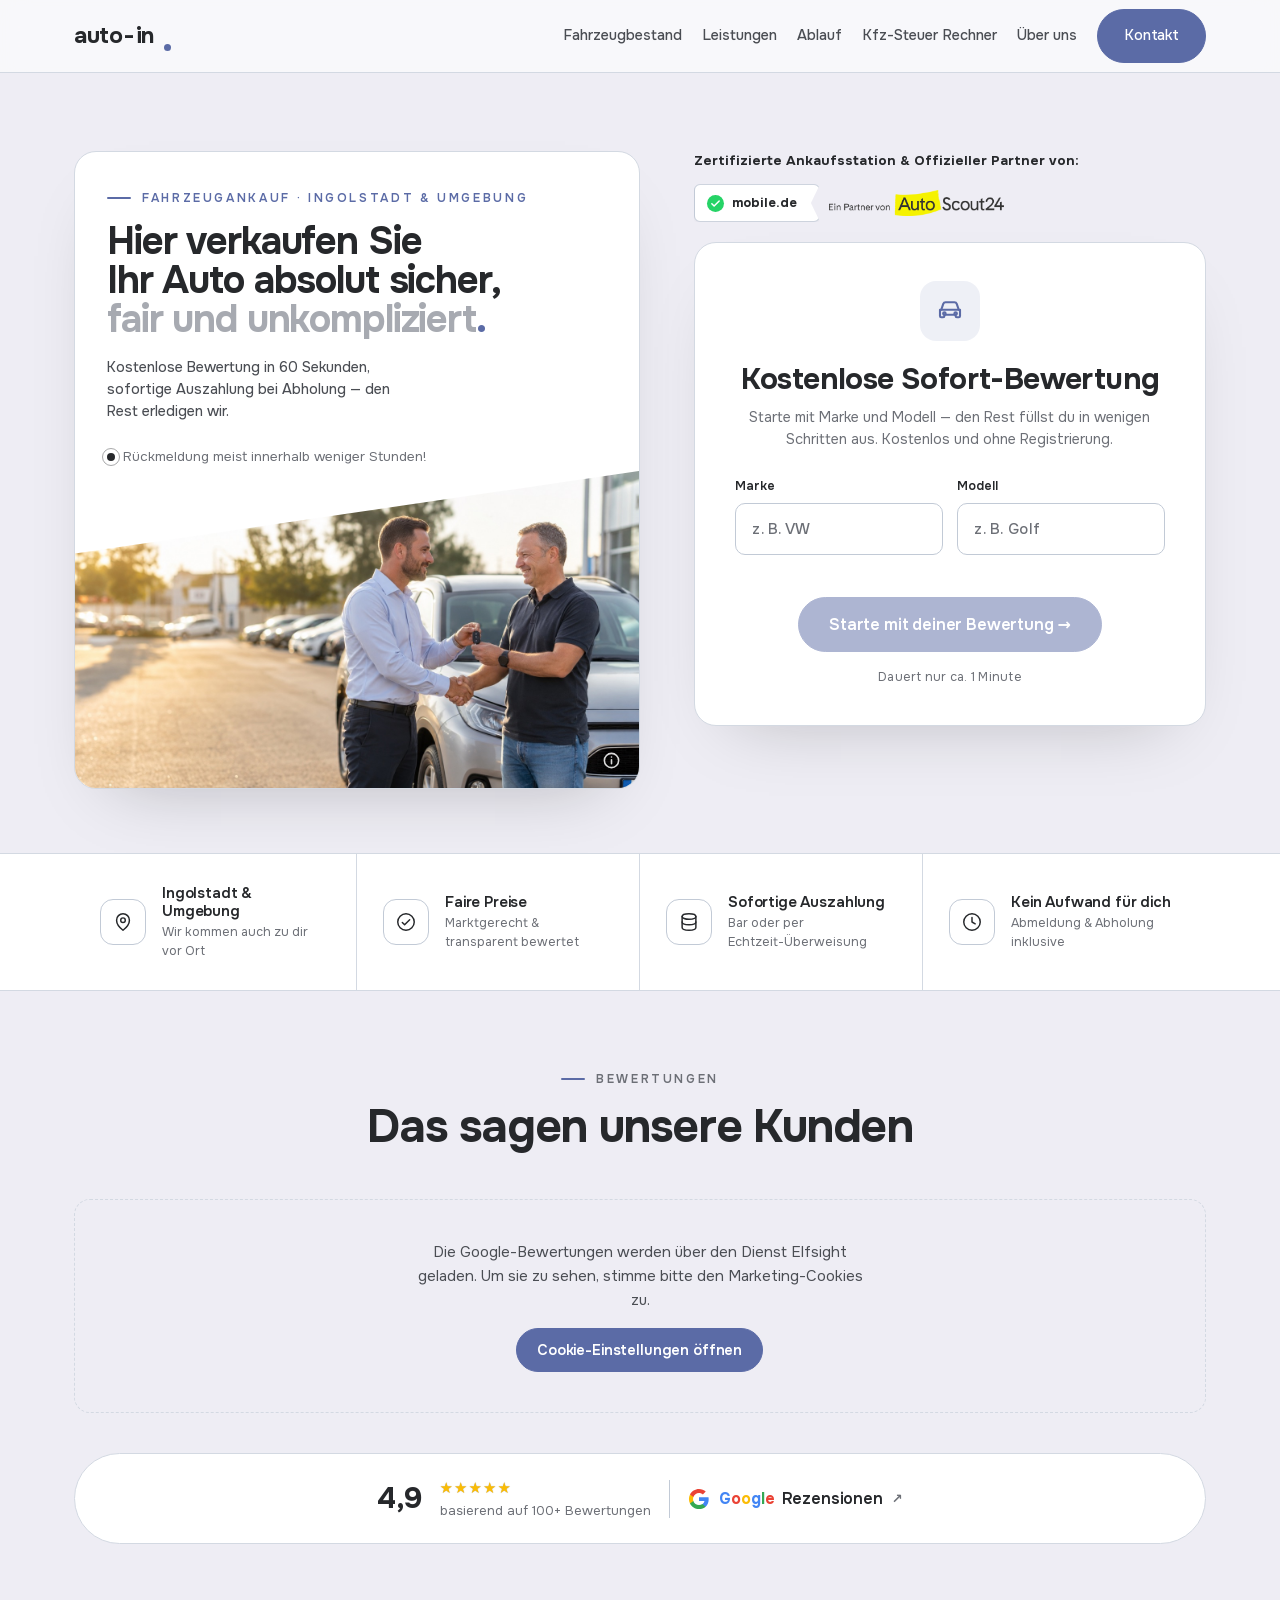
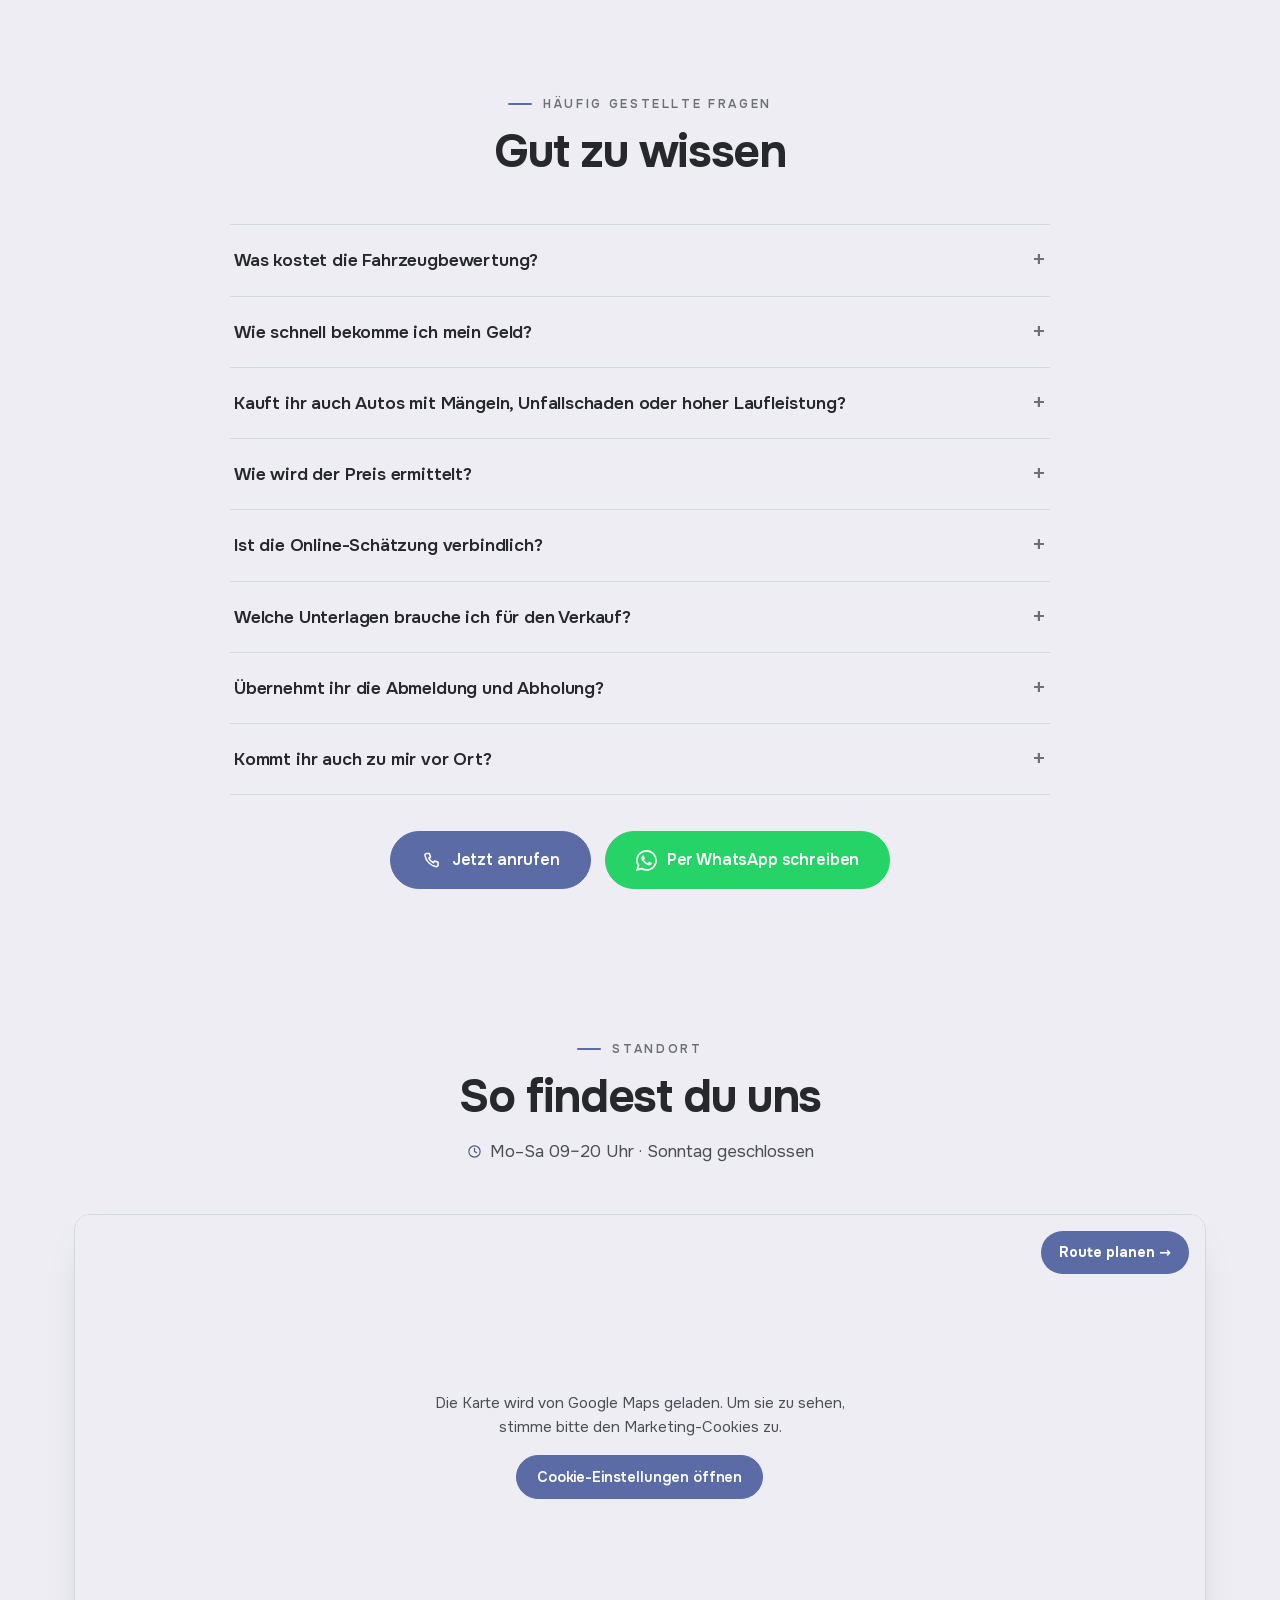
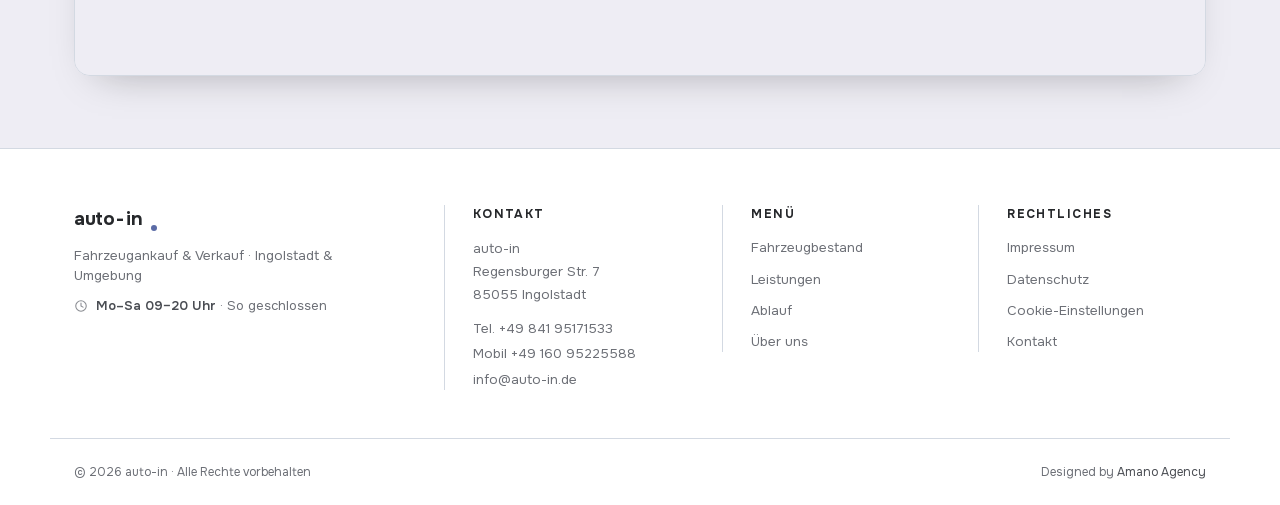
<file: index.html>
<!DOCTYPE html>
<html lang="de">
<head>
<meta charset="UTF-8">
<script id="Cookiebot" src="https://consent.cookiebot.com/uc.js" data-cbid="3a8f2f6e-0bb7-48cb-b4e5-4815710e9fdd" data-blockingmode="auto" type="text/javascript"></script>
<!-- Google Tag Manager -->
<script data-cookieconsent="ignore">(function(w,d,s,l,i){w[l]=w[l]||[];w[l].push({'gtm.start':
new Date().getTime(),event:'gtm.js'});var f=d.getElementsByTagName(s)[0],
j=d.createElement(s),dl=l!='dataLayer'?'&l='+l:'';j.async=true;j.src=
'https://www.googletagmanager.com/gtm.js?id='+i+dl;f.parentNode.insertBefore(j,f);
})(window,document,'script','dataLayer','GTM-KH8R4TSZ');</script>
<!-- End Google Tag Manager -->
<meta name="viewport" content="width=device-width, initial-scale=1.0">
<title>auto-in — Fahrzeugankauf Ingolstadt</title>
<meta name="description" content="auto-in kauft dein Auto in Ingolstadt &amp; Umgebung: faire Bewertung in 60 Sekunden, sofortige Auszahlung, Abmeldung &amp; Abholung inklusive.">
<link rel="canonical" href="https://kfzankauf-ingolstadt.de/">
<meta name="theme-color" content="#eeedf4">
<link rel="icon" type="image/svg+xml" href="favicon.svg">
<link rel="apple-touch-icon" href="assets/apple-touch-icon.png">
<meta property="og:type" content="website">
<meta property="og:locale" content="de_DE">
<meta property="og:site_name" content="auto-in">
<meta property="og:title" content="auto-in — Fahrzeugankauf Ingolstadt">
<meta property="og:description" content="Faire Fahrzeugbewertung in 60 Sekunden, sofortige Auszahlung — den Rest erledigen wir.">
<meta property="og:url" content="https://kfzankauf-ingolstadt.de/">
<meta property="og:image" content="https://kfzankauf-ingolstadt.de/assets/hero-uebergabe.jpg">
<meta property="og:image:width" content="1400">
<meta property="og:image:height" content="788">
<meta name="twitter:card" content="summary_large_image">
<link rel="preload" href="assets/fonts/onest-latin.woff2" as="font" type="font/woff2" crossorigin>
<link rel="stylesheet" href="css/styles.css">
</head>
<body>
<!-- Google Tag Manager (noscript) -->
<noscript><iframe src="https://www.googletagmanager.com/ns.html?id=GTM-KH8R4TSZ"
height="0" width="0" style="display:none;visibility:hidden"></iframe></noscript>
<!-- End Google Tag Manager (noscript) -->

<!-- ============ HEADER ============ -->
<header>
  <div class="wrap nav">
    <a href="#top" class="brand">auto<span class="dash">-</span>in<span class="dot"></span></a>
    <nav class="nav-links">
      <a href="fahrzeugbestand.html">Fahrzeugbestand</a>
      <a href="leistungen.html">Leistungen</a>
      <a href="prozess.html"><span class="nav-lg">Wie läuft der Verkauf ab</span><span class="nav-sm">Ablauf</span></a>
      <a href="kfz-steuer.html">Kfz-Steuer Rechner</a>
      <a href="ueber-uns.html">Über uns</a>
      <a href="#kontakt" class="btn nav-cta">Kontakt</a>
    </nav>
  </div>
</header>

<a id="top"></a>

<!-- ============ HERO ============ -->
<section class="hero" id="bewerter">
  <div class="wrap hero-grid">
    <div class="hero-copy hero-panel">
      <div class="hero-panel-in">
        <span class="eyebrow">Fahrzeugankauf · Ingolstadt &amp; Umgebung</span>
        <h1>Hier verkaufen Sie<br>Ihr Auto absolut sicher,<br><span class="muted">fair und unkompliziert</span><span class="hl-dot">.</span></h1>
        <p class="lede">Kostenlose Bewertung in 60 Sekunden, sofortige Auszahlung bei Abholung — den Rest erledigen wir.</p>
        <div class="hero-actions">
          <span class="micro"><span class="pulse"></span> Rückmeldung meist innerhalb weniger Stunden!</span>
        </div>
      </div>
      <figure class="hero-photo">
        <img src="assets/hero-uebergabe.jpg" alt="Fahrzeugübergabe per Handschlag bei auto-in in Ingolstadt" loading="lazy">
        <!-- Diagonaler Übergang Textbox → Foto. Bewusst als gezeichnete weiße
             Fläche über dem Bild (nicht als clip-path): so bleibt die Schräge
             in jedem Wizard-Schritt stehen. Winkel = Punkt "0,26" anpassen. -->
        <svg class="hero-photo-cut" viewBox="0 0 100 100" preserveAspectRatio="none" aria-hidden="true" focusable="false">
          <polygon points="0,0 100,0 0,26" fill="#ffffff"/>
        </svg>
        <!-- KI-Kennzeichnung (EU AI Act, Art. 50) -->
        <button type="button" class="ai-badge" aria-label="Hinweis: Bild KI-generiert">
          <svg viewBox="0 0 24 24" fill="none" stroke="currentColor" stroke-width="2" stroke-linecap="round" aria-hidden="true"><circle cx="12" cy="12" r="9"></circle><path d="M12 11v5"></path><path d="M12 7.5h.01"></path></svg>
          <span class="ai-badge-tip" role="tooltip">KI-generiert</span>
        </button>
      </figure>
    </div>

    <div class="hero-form">
      <div class="hf-head">
        <div class="hf-partners">
          <span class="hf-plabel">Zertifizierte Ankaufsstation &amp; Offizieller Partner von:</span>
          <span class="pflag"><span class="pflag-ck"><svg viewBox="0 0 24 24" fill="none" stroke="currentColor" stroke-width="3.2" stroke-linecap="round" stroke-linejoin="round" aria-hidden="true"><path d="M4 12.5l5 5L20 6.5"/></svg></span><b>mobile.de</b></span>
          <img class="pflag-logo" src="assets/AutoScout24_ein_partner_Logo_Solid_RGB.png" alt="Ein Partner von AutoScout24" loading="lazy" width="1100" height="180">
        </div>
      </div>
      <div class="wizard" id="wizard">
      <div class="wz-top">
        <div class="wz-stepno">Schritt <span id="wzStepNo">1</span> von 6</div>
        <div class="wz-prog"><div class="wz-prog-fill" id="wzProg"></div></div>
      </div>

      <!-- Intro-Gate: Felder werden erst nach Klick gezeigt -->
      <div class="wz-pane wz-intro active" data-pane="intro">
        <div class="wz-intro-ic">
          <svg viewBox="0 0 24 24" fill="none" stroke="currentColor" stroke-width="1.7" stroke-linecap="round" stroke-linejoin="round" aria-hidden="true"><path d="M5 11l1.6-4.7A2 2 0 0 1 8.5 5h7a2 2 0 0 1 1.9 1.3L19 11"/><path d="M4 11h16v5a1 1 0 0 1-1 1h-1.5a1 1 0 0 1-1-1v-1H7.5v1a1 1 0 0 1-1 1H5a1 1 0 0 1-1-1z"/><circle cx="7.5" cy="14" r="1"/><circle cx="16.5" cy="14" r="1"/></svg>
        </div>
        <div class="wz-title">Kostenlose Sofort-Bewertung</div>
        <div class="wz-sub">Starte mit Marke und Modell — den Rest füllst du in wenigen Schritten aus. Kostenlos und ohne Registrierung.</div>
        <div class="lead-grid wz-intro-fields">
          <div class="lead-field">
            <label for="wzMarke">Marke</label>
            <!-- Vorschlagsliste wird in js/auto-in.js aus FAHRZEUG_MARKEN gefüllt -->
            <div class="combo" id="wzMarkeCombo">
              <input class="input" id="wzMarke" type="text" placeholder="z. B. VW" autocomplete="off"
                     role="combobox" aria-expanded="false" aria-autocomplete="list" aria-controls="wzMarkeList">
              <span class="combo-check" id="wzMarkeCheck" title="Marke erkannt" aria-hidden="true">
                <svg viewBox="0 0 24 24" fill="none" stroke="currentColor" stroke-width="2.9" stroke-linecap="round" stroke-linejoin="round"><path d="M4 12.5l5.2 5.2L20 6.9"/></svg>
              </span>
              <ul class="combo-list" id="wzMarkeList" role="listbox" aria-label="Marken"></ul>
            </div>
          </div>
          <div class="lead-field">
            <label for="wzModell">Modell</label>
            <input class="input" id="wzModell" type="text" placeholder="z. B. Golf" autocomplete="off">
          </div>
        </div>
        <button type="button" class="btn btn-accent wz-start-btn" id="wzStart" disabled>Starte mit deiner Bewertung →</button>
        <div class="wz-intro-note">Dauert nur ca. 1 Minute</div>
      </div>

      <!-- Slide 1: Fahrzeugbasis -->
      <div class="wz-pane" data-pane="0">
        <div class="wz-title">Fahrzeugbasis</div>
        <div class="wz-sub" id="wzBasisSub">Die wichtigsten Eckdaten zu deinem Fahrzeug.</div>
        <div class="lead-grid">
          <div class="lead-field">
            <label for="wzYear">Erstzulassung</label>
            <div class="select-wrap"><select id="wzYear"><option value="" disabled selected>Jahr …</option></select></div>
          </div>
          <div class="lead-field">
            <label for="wzTyp">Fahrzeugtyp</label>
            <div class="select-wrap">
              <select id="wzTyp">
                <option value="" disabled selected>Bitte wählen …</option>
                <option value="kleinwagen">Kleinwagen</option>
                <option value="kompakt">Kompaktklasse</option>
                <option value="mittelklasse">Mittelklasse / Limousine</option>
                <option value="suv">SUV / Geländewagen</option>
                <option value="van">Kombi / Van</option>
                <option value="premium">Premium / Oberklasse</option>
                <option value="transporter">Transporter</option>
              </select>
            </div>
          </div>
          <div class="lead-field">
            <label for="wzKraftstoff">Kraftstoff</label>
            <div class="select-wrap">
              <select id="wzKraftstoff">
                <option value="" disabled selected>Bitte wählen …</option>
                <option>Benzin</option>
                <option>Diesel</option>
                <option>Hybrid</option>
                <option>Elektro</option>
                <option>LPG / CNG</option>
                <option>Sonstiges</option>
              </select>
            </div>
          </div>
          <div class="lead-field">
            <label for="wzLeistung">Motorisierung <span class="opt">optional</span></label>
            <input class="input" id="wzLeistung" type="text" placeholder="z. B. 1.5 TSI, 150 PS">
          </div>
        </div>
        <label class="wz-flabel">Getriebe</label>
        <div class="cond-grid">
          <label class="cond"><input type="radio" name="wzGetriebe" value="Schaltgetriebe"><span class="ct"><span class="dotmark"></span>Schaltgetriebe</span></label>
          <label class="cond"><input type="radio" name="wzGetriebe" value="Automatik"><span class="ct"><span class="dotmark"></span>Automatik</span></label>
        </div>
      </div>

      <!-- Slide 2: Nutzung & Laufleistung -->
      <div class="wz-pane" data-pane="1">
        <div class="wz-title">Nutzung &amp; Laufleistung</div>
        <div class="wz-sub">Kilometerstand und Besitzverhältnisse.</div>
        <div class="lead-grid">
          <div class="lead-field full">
            <label for="wzKm">Kilometerstand</label>
            <div class="km-field" style="max-width:none">
              <input class="input km-input" id="wzKm" inputmode="numeric" placeholder="z. B. 90.000" autocomplete="off">
              <span class="km-unit">km</span>
            </div>
          </div>
          <div class="lead-field">
            <label for="wzVorbesitzer">Vorbesitzer / Halter</label>
            <div class="select-wrap">
              <select id="wzVorbesitzer">
                <option value="" disabled selected>Anzahl …</option>
                <option>1 (Erstbesitz)</option>
                <option>2</option>
                <option>3</option>
                <option>4</option>
                <option>5 oder mehr</option>
              </select>
            </div>
          </div>
          <div class="lead-field">
            <label for="wzBesitz">Wie lange in deinem Besitz?</label>
            <div class="select-wrap">
              <select id="wzBesitz">
                <option value="" disabled selected>Bitte wählen …</option>
                <option>Unter 1 Jahr</option>
                <option>1–3 Jahre</option>
                <option>3–5 Jahre</option>
                <option>5–10 Jahre</option>
                <option>Über 10 Jahre</option>
              </select>
            </div>
          </div>
        </div>
      </div>

      <!-- Slide 3: Zustand -->
      <div class="wz-pane" data-pane="2">
        <div class="wz-title">Zustand</div>
        <div class="wz-sub">Schäden und bekannte Probleme.</div>
        <label class="wz-flabel" style="margin-top:0">Unfallschaden?</label>
        <div class="cond-grid">
          <label class="cond"><input type="radio" name="wzUnfall" value="nein"><span class="ct"><span class="dotmark"></span>Nein</span></label>
          <label class="cond"><input type="radio" name="wzUnfall" value="ja"><span class="ct"><span class="dotmark"></span>Ja</span></label>
        </div>
        <label class="wz-flabel">Falls Unfall: fachgerecht repariert?</label>
        <div class="cond-grid">
          <label class="cond"><input type="radio" name="wzRepariert" value="ja"><span class="ct"><span class="dotmark"></span>Ja, repariert</span></label>
          <label class="cond"><input type="radio" name="wzRepariert" value="nein"><span class="ct"><span class="dotmark"></span>Nein / unrepariert</span></label>
        </div>
        <label class="wz-flabel">Bekannte Mängel / technische Probleme</label>
        <div class="chk-grid">
          <label class="chk"><input type="checkbox" name="wzMaengel" value="Motorschaden"><span>Motorschaden</span></label>
          <label class="chk"><input type="checkbox" name="wzMaengel" value="Getriebeproblem"><span>Getriebeproblem</span></label>
          <label class="chk"><input type="checkbox" name="wzMaengel" value="Warnleuchten aktiv"><span>Warnleuchten</span></label>
          <label class="chk"><input type="checkbox" name="wzMaengel" value="Sonstige Probleme"><span>Sonstige</span></label>
          <label class="chk"><input type="checkbox" name="wzMaengel" value="Keine bekannten Mängel"><span>Keine bekannt</span></label>
        </div>
        <input class="input" id="wzMaengelText" type="text" placeholder="Weitere Mängel / Anmerkungen (optional)" style="margin-top:12px">
      </div>

      <!-- Slide 4: Historie & Nachweise -->
      <div class="wz-pane" data-pane="3">
        <div class="wz-title">Historie &amp; Nachweise</div>
        <div class="wz-sub">Pflege und Prüfungen — alles optional.</div>
        <div class="lead-grid">
          <div class="lead-field">
            <label for="wzScheckheft">Scheckheft gepflegt?</label>
            <div class="select-wrap">
              <select id="wzScheckheft">
                <option value="" disabled selected>Bitte wählen …</option>
                <option>Ja, lückenlos</option>
                <option>Teilweise</option>
                <option>Nein</option>
              </select>
            </div>
          </div>
          <div class="lead-field">
            <label for="wzHu">HU/TÜV gültig bis</label>
            <input class="input" id="wzHu" type="month">
          </div>
          <div class="lead-field full">
            <label for="wzService">Letzter Service / größere Reparaturen <span class="opt">optional</span></label>
            <input class="input" id="wzService" type="text" placeholder="z. B. Inspektion 03/2025, neue Bremsen">
          </div>
        </div>
      </div>

      <!-- Slide 5: Ausstattung -->
      <div class="wz-pane" data-pane="4">
        <div class="wz-title">Ausstattung</div>
        <div class="wz-sub">Was ist an Bord? (Mehrfachauswahl)</div>
        <div class="chk-grid">
          <label class="chk"><input type="checkbox" name="wzAusstattung" value="Navigation"><span>Navi</span></label>
          <label class="chk"><input type="checkbox" name="wzAusstattung" value="Lederausstattung"><span>Leder</span></label>
          <label class="chk"><input type="checkbox" name="wzAusstattung" value="Klimaautomatik"><span>Klima</span></label>
          <label class="chk"><input type="checkbox" name="wzAusstattung" value="Sitzheizung"><span>Sitzheizung</span></label>
          <label class="chk"><input type="checkbox" name="wzAusstattung" value="Anhängerkupplung"><span>AHK</span></label>
          <label class="chk"><input type="checkbox" name="wzAusstattung" value="Panoramadach"><span>Panoramadach</span></label>
        </div>
        <label class="wz-flabel">Bereifung</label>
        <div class="select-wrap">
          <select id="wzReifen">
            <option value="" disabled selected>Bitte wählen …</option>
            <option>Sommerreifen</option>
            <option>Winterreifen</option>
            <option>Allwetterreifen</option>
            <option>Sommer + Winter (2 Sätze)</option>
          </select>
        </div>
      </div>

      <!-- Slide 6: Preis & Abwicklung -->
      <div class="wz-pane" data-pane="5">
        <div class="wz-title">Preis &amp; Abwicklung</div>
        <div class="wz-sub">Fast geschafft.</div>
        <div class="lead-grid">
          <div class="lead-field">
            <label for="wzPreis">Preisvorstellung <span class="opt">optional</span></label>
            <input class="input" id="wzPreis" inputmode="numeric" placeholder="z. B. 9.000 €">
          </div>
          <div class="lead-field">
            <label for="wzPlz">Standort / PLZ</label>
            <input class="input" id="wzPlz" type="text" placeholder="z. B. 85055" autocomplete="postal-code">
          </div>
        </div>
        <label class="wz-flabel">Abwicklung</label>
        <div class="cond-grid">
          <label class="cond"><input type="radio" name="wzAbwicklung" value="Abholung gewünscht"><span class="ct"><span class="dotmark"></span>Bitte abholen</span></label>
          <label class="cond"><input type="radio" name="wzAbwicklung" value="Bringe ich vorbei"><span class="ct"><span class="dotmark"></span>Bringe ich vorbei</span></label>
        </div>
      </div>

      <!-- Navigation -->
      <div class="wz-actions" id="wzActions">
        <button class="wz-back" id="wzBack" type="button" disabled>← Zurück</button>
        <button class="btn btn-accent wz-next" id="wzNext" type="button" disabled>Weiter →</button>
      </div>

      <!-- Ergebnis + Absenden -->
      <div class="wz-pane wz-result-pane" data-pane="result">
        <div class="rl-eyebrow" style="color:var(--accent);font-family:var(--font-display);font-size:11px;letter-spacing:.18em;text-transform:uppercase">Grobe Einordnung</div>
        <div class="wz-veh" id="wzVeh">—</div>
        <div class="wz-range wz-range-text" style="font-size:clamp(20px,2.8vw,27px)">Dein Fahrzeug liegt voraussichtlich <span id="wzRange">—</span>.</div>
        <div class="wz-disclaimer">Das ist nur eine grobe Orientierung, <strong style="color:var(--ink)">kein verbindliches Angebot</strong>. Den konkreten Ankaufspreis nennen wir dir nach kurzer persönlicher Besichtigung — meist noch am selben Tag.</div>

        <form id="leadForm" novalidate style="margin-top:6px">
          <label class="wz-flabel" style="margin-top:2px;font-size:14px">Anfrage absenden — wir melden uns persönlich</label>
          <div class="lead-grid">
            <div class="lead-field">
              <label for="leadName">Name</label>
              <input class="input" id="leadName" type="text" placeholder="Vor- &amp; Nachname" autocomplete="name">
            </div>
            <div class="lead-field">
              <label for="leadPhone">Telefon</label>
              <input class="input" id="leadPhone" type="tel" placeholder="z. B. 0151 …" autocomplete="tel">
            </div>
            <div class="lead-field full">
              <label for="leadEmail">E-Mail <span class="opt">optional</span></label>
              <input class="input" id="leadEmail" type="email" placeholder="name@beispiel.de" autocomplete="email">
            </div>
          </div>
          <label class="dsgvo">
            <input type="checkbox" id="leadConsent">
            <span>Ich stimme zu, dass auto-in meine Angaben zur Bearbeitung meiner Anfrage und Kontaktaufnahme verwendet. Es erfolgt keine Weitergabe an Dritte.</span>
          </label>
          <div class="lead-err" id="leadErr"></div>
          <button class="btn lead-submit" type="submit">
            <svg viewBox="0 0 24 24" width="18" height="18" fill="currentColor" aria-hidden="true">
              <path d="M17.472 14.382c-.297-.149-1.758-.867-2.03-.967-.273-.099-.471-.148-.67.15-.197.297-.767.966-.94 1.164-.173.199-.347.223-.644.075-.297-.15-1.255-.463-2.39-1.475-.883-.788-1.48-1.761-1.653-2.059-.173-.297-.018-.458.13-.606.134-.133.298-.347.446-.52.149-.174.198-.298.298-.497.099-.198.05-.371-.025-.52-.075-.149-.669-1.612-.916-2.207-.242-.579-.487-.5-.669-.51-.173-.008-.371-.01-.57-.01-.198 0-.52.074-.792.372-.272.297-1.04 1.016-1.04 2.479 0 1.462 1.065 2.875 1.213 3.074.149.198 2.096 3.2 5.077 4.487.71.306 1.263.489 1.694.625.712.227 1.36.195 1.872.118.571-.085 1.758-.719 2.006-1.413.248-.694.248-1.289.173-1.413-.074-.124-.272-.198-.57-.347m-5.421 7.403h-.004a9.87 9.87 0 01-5.031-1.378l-.361-.214-3.741.982.998-3.648-.235-.374a9.86 9.86 0 01-1.51-5.26c.001-5.45 4.436-9.884 9.888-9.884 2.64 0 5.122 1.03 6.988 2.898a9.825 9.825 0 012.893 6.994c-.003 5.45-4.437 9.884-9.885 9.884m8.413-18.297A11.815 11.815 0 0012.05 0C5.495 0 .16 5.335.157 11.892c0 2.096.547 4.142 1.588 5.945L.057 24l6.305-1.654a11.882 11.882 0 005.683 1.448h.005c6.554 0 11.89-5.335 11.893-11.893a11.821 11.821 0 00-3.48-8.413z"></path>
            </svg>
            Alle Angaben per WhatsApp senden
          </button>
          <button class="btn lead-mail" id="leadMail" type="button">
            <svg viewBox="0 0 24 24" width="18" height="18" fill="none" stroke="currentColor" stroke-width="1.8" stroke-linecap="round" stroke-linejoin="round" aria-hidden="true">
              <rect x="3" y="5" width="18" height="14" rx="2"></rect>
              <path d="m3 7 9 6 9-6"></path>
            </svg>
            Stattdessen per E-Mail senden
          </button>
          <button class="wz-restart" id="wzRestart" type="button">← Neu starten</button>
        </form>
      </div>

      <!-- Danke -->
      <div class="wz-pane wz-thanks" data-pane="thanks">
        <div class="thanks-ic">✓</div>
        <div class="wz-title">Vielen Dank!</div>
        <div class="wz-sub" id="wzThanksSub" style="margin-bottom:8px">Du wirst zu WhatsApp weitergeleitet — deine Nachricht ist bereits vorbereitet. Wir melden uns nach Erhalt mit deinem persönlichen Angebot.</div>
        <a href="#kontakt" class="btn wz-cta" style="max-width:280px">Direkt Kontakt aufnehmen →</a>
      </div>
        </div>
    </div>
  </div>
</section>

<!-- ============ TRUST BAR ============ -->
<section class="trust" id="vorteile">
  <div class="wrap">
    <div class="trust-grid">
      <div class="trust-item reveal">
        <span class="t-ic">
          <svg viewBox="0 0 24 24" fill="none" stroke="currentColor" stroke-width="1.6" stroke-linecap="round" stroke-linejoin="round">
            <path d="M12 21s7-5.5 7-11a7 7 0 0 0-14 0c0 5.5 7 11 7 11z"></path>
            <circle cx="12" cy="10" r="2.5"></circle>
          </svg>
        </span>
        <div><div class="lab">Ingolstadt &amp; Umgebung</div><div class="sub">Wir kommen auch zu dir vor Ort</div></div>
      </div>
      <div class="trust-item reveal">
        <span class="t-ic">
          <svg viewBox="0 0 24 24" fill="none" stroke="currentColor" stroke-width="1.6" stroke-linecap="round" stroke-linejoin="round">
            <circle cx="12" cy="12" r="9"></circle>
            <path d="M8 12.5l2.5 2.5L16 9.5"></path>
          </svg>
        </span>
        <div><div class="lab">Faire Preise</div><div class="sub">Marktgerecht &amp; transparent bewertet</div></div>
      </div>
      <div class="trust-item reveal">
        <span class="t-ic">
          <svg viewBox="0 0 24 24" fill="none" stroke="currentColor" stroke-width="1.6" stroke-linecap="round" stroke-linejoin="round">
            <ellipse cx="12" cy="6" rx="7.5" ry="3"></ellipse>
            <path d="M4.5 6v6c0 1.66 3.36 3 7.5 3s7.5-1.34 7.5-3V6"></path>
            <path d="M4.5 12v6c0 1.66 3.36 3 7.5 3s7.5-1.34 7.5-3v-6"></path>
          </svg>
        </span>
        <div><div class="lab">Sofortige Auszahlung</div><div class="sub">Bar oder per Echtzeit-Überweisung</div></div>
      </div>
      <div class="trust-item reveal">
        <span class="t-ic">
          <svg viewBox="0 0 24 24" fill="none" stroke="currentColor" stroke-width="1.6" stroke-linecap="round" stroke-linejoin="round">
            <circle cx="12" cy="12" r="9"></circle>
            <path d="M12 7v5l3.5 2"></path>
          </svg>
        </span>
        <div><div class="lab">Kein Aufwand für dich</div><div class="sub">Abmeldung &amp; Abholung inklusive</div></div>
      </div>
    </div>
  </div>
</section>

<!-- ============ REVIEWS ============ -->
<section class="block" id="bewertungen">
  <div class="wrap">
    <div class="sec-head reveal" style="margin-left:auto;margin-right:auto;text-align:center">
      <span class="eyebrow">Bewertungen</span>
      <h2>Das sagen unsere Kunden</h2>
    </div>
  </div>

  <div class="wrap">
    <!-- Elfsight Google Reviews | Untitled Google Reviews -->
    <script type="text/plain" data-cookieconsent="marketing" src="https://elfsightcdn.com/platform.js" async></script>
    <div class="consent-ph cookieconsent-optout-marketing">
      <p>Die Google-Bewertungen werden über den Dienst Elfsight geladen. Um sie zu sehen, stimme bitte den Marketing-Cookies zu.</p>
      <button type="button" class="btn consent-ph-btn" onclick="window.Cookiebot&&Cookiebot.renew()">Cookie-Einstellungen öffnen</button>
    </div>
    <div class="elfsight-app-3a889901-b444-4adb-9c57-480a464fa8f4" data-elfsight-app-lazy></div>
  </div>

  <div class="wrap">
    <div class="rev-summary reveal">
      <div class="gscore">4,9</div>
      <div class="gmeta">
        <div class="gstars">★★★★★</div>
        <div class="gt">basierend auf 100+ Bewertungen</div>
      </div>
      <div class="gdiv"></div>
      <a class="gword" href="https://share.google/ZEQKVIgAUrwh11DE1" target="_blank" rel="noopener"><span class="gicon"><svg viewBox="0 0 48 48" aria-hidden="true"><path fill="#4285F4" d="M45.12 24.5c0-1.56-.14-3.06-.4-4.5H24v8.51h11.84c-.51 2.75-2.06 5.08-4.39 6.64v5.52h7.11c4.16-3.83 6.56-9.47 6.56-16.17z"></path><path fill="#34A853" d="M24 46c5.94 0 10.92-1.97 14.56-5.33l-7.11-5.52c-1.97 1.32-4.49 2.1-7.45 2.1-5.73 0-10.58-3.87-12.31-9.07H4.34v5.7C7.96 41.07 15.4 46 24 46z"></path><path fill="#FBBC05" d="M11.69 28.18C11.25 26.86 11 25.45 11 24s.25-2.86.69-4.18v-5.7H4.34C2.85 17.09 2 20.45 2 24s.85 6.91 2.34 9.88l7.35-5.7z"></path><path fill="#EA4335" d="M24 10.75c3.23 0 6.13 1.11 8.41 3.29l6.31-6.31C34.91 4.18 29.93 2 24 2 15.4 2 7.96 6.93 4.34 14.12l7.35 5.7c1.73-5.2 6.58-9.07 12.31-9.07z"></path></svg></span><span class="ggl"><span style="color:#4285F4">G</span><span style="color:#EA4335">o</span><span style="color:#FBBC05">o</span><span style="color:#4285F4">g</span><span style="color:#34A853">l</span><span style="color:#EA4335">e</span></span> Rezensionen <span class="gext">↗</span></a>
    </div>
  </div>

</section>

<!-- ============ FAQ ============ -->
<section class="block" id="faq">
  <div class="wrap">
    <div class="sec-head reveal" style="margin-left:auto;margin-right:auto;text-align:center">
      <span class="eyebrow">Häufig gestellte Fragen</span>
      <h2>Gut zu wissen</h2>
    </div>
    <div class="faq-list reveal" style="max-width:820px;margin-left:auto;margin-right:auto">
      <details class="faq-item">
        <summary>Was kostet die Fahrzeugbewertung?</summary>
        <div class="faq-a">Die Online-Bewertung und unser Angebot sind für dich komplett kostenlos und unverbindlich. Es entstehen keinerlei Kosten, auch wenn du dich am Ende gegen einen Verkauf entscheidest.</div>
      </details>
      <details class="faq-item">
        <summary>Wie schnell bekomme ich mein Geld?</summary>
        <div class="faq-a">In der Regel geht alles sehr schnell — oft erhältst du dein Angebot noch am selben Tag. Bei einem Verkauf erfolgt die Auszahlung sofort, bar oder per Echtzeit-Überweisung.</div>
      </details>
      <details class="faq-item">
        <summary>Kauft ihr auch Autos mit Mängeln, Unfallschaden oder hoher Laufleistung?</summary>
        <div class="faq-a">Ja. Wir kaufen Fahrzeuge in nahezu jedem Zustand an — auch mit Gebrauchsspuren, Reparaturbedarf, Unfallschaden oder hohem Kilometerstand. Gib den Zustand einfach bei der Anfrage an, dann machen wir dir ein faires Angebot.</div>
      </details>
      <details class="faq-item">
        <summary>Wie wird der Preis ermittelt?</summary>
        <div class="faq-a">Online erhältst du zunächst eine grobe, unverbindliche Einordnung. Der konkrete, verbindliche Ankaufspreis wird nach einer kurzen persönlichen Besichtigung festgelegt — transparent und nachvollziehbar.</div>
      </details>
      <details class="faq-item">
        <summary>Ist die Online-Schätzung verbindlich?</summary>
        <div class="faq-a">Nein. Die Online-Schätzung dient nur als grobe Orientierung. Das verbindliche Festangebot erhältst du nach der Besichtigung deines Fahrzeugs.</div>
      </details>
      <details class="faq-item">
        <summary>Welche Unterlagen brauche ich für den Verkauf?</summary>
        <div class="faq-a">Idealerweise: Zulassungsbescheinigung Teil I (Fahrzeugschein) und Teil II (Fahrzeugbrief), deinen Personalausweis, alle Fahrzeugschlüssel sowie – falls vorhanden – Serviceheft, TÜV-Bericht und weitere Unterlagen. Fehlt etwas? Sprich uns einfach an.</div>
      </details>
      <details class="faq-item">
        <summary>Übernehmt ihr die Abmeldung und Abholung?</summary>
        <div class="faq-a">Ja, beides ist inklusive. Wir kümmern uns um die Abmeldung und holen das Fahrzeug bei dir ab — ohne zusätzlichen Aufwand für dich.</div>
      </details>
      <details class="faq-item">
        <summary>Kommt ihr auch zu mir vor Ort?</summary>
        <div class="faq-a">Ja. Wir sind in Ingolstadt und Umgebung für dich da und kommen für Besichtigung und Abholung gerne zu dir.</div>
      </details>
    </div>

  <!-- Feste Kontakt-CTAs nach den FAQ -->
    <div class="form-cta cta-band">
      <a class="fcta-btn fcta-call fcta-pulse" href="tel:+4984195171533">
        <svg viewBox="0 0 24 24" fill="none" stroke="currentColor" stroke-width="1.8" stroke-linecap="round" stroke-linejoin="round" aria-hidden="true"><path d="M6.5 4h3l1.4 4-2 1.3a11 11 0 0 0 5.3 5.3l1.3-2 4 1.4v3a2 2 0 0 1-2.2 2A16 16 0 0 1 4.5 6.2 2 2 0 0 1 6.5 4z"></path></svg>
        Jetzt anrufen
      </a>
      <a class="fcta-btn fcta-wa" href="https://wa.me/4984195171533?text=Hallo%20auto-in%2C%20ich%20interessiere%20mich%20f%C3%BCr%20den%20Verkauf%20meines%20Fahrzeugs." target="_blank" rel="noopener">
        <svg viewBox="0 0 24 24" fill="currentColor" aria-hidden="true"><path d="M17.472 14.382c-.297-.149-1.758-.867-2.03-.967-.273-.099-.471-.148-.67.15-.197.297-.767.966-.94 1.164-.173.199-.347.223-.644.075-.297-.15-1.255-.463-2.39-1.475-.883-.788-1.48-1.761-1.653-2.059-.173-.297-.018-.458.13-.606.134-.133.298-.347.446-.52.149-.174.198-.298.298-.497.099-.198.05-.371-.025-.52-.075-.149-.669-1.612-.916-2.207-.242-.579-.487-.5-.669-.51-.173-.008-.371-.01-.57-.01-.198 0-.52.074-.792.372-.272.297-1.04 1.016-1.04 2.479 0 1.462 1.065 2.875 1.213 3.074.149.198 2.096 3.2 5.077 4.487.71.306 1.263.489 1.694.625.712.227 1.36.195 1.872.118.571-.085 1.758-.719 2.006-1.413.248-.694.248-1.289.173-1.413-.074-.124-.272-.198-.57-.347m-5.421 7.403h-.004a9.87 9.87 0 01-5.031-1.378l-.361-.214-3.741.982.998-3.648-.235-.374a9.86 9.86 0 01-1.51-5.26c.001-5.45 4.436-9.884 9.888-9.884 2.64 0 5.122 1.03 6.988 2.898a9.825 9.825 0 012.893 6.994c-.003 5.45-4.437 9.884-9.885 9.884m8.413-18.297A11.815 11.815 0 0012.05 0C5.495 0 .16 5.335.157 11.892c0 2.096.547 4.142 1.588 5.945L.057 24l6.305-1.654a11.882 11.882 0 005.683 1.448h.005c6.554 0 11.89-5.335 11.893-11.893a11.821 11.821 0 00-3.48-8.413z"></path></svg>
        Per WhatsApp schreiben
      </a>
    </div>
  </div>
</section>

<!-- ============ KONTAKT ============ -->
<section class="final" id="kontakt">
  <div class="wrap">
    <div class="contact-inner reveal">
      <span class="eyebrow" style="color:var(--accent)">Kontakt</span>
      <h2>Schreib uns</h2>
      <p>Eine allgemeine Frage, ein Terminwunsch oder ein anderes Anliegen? Schreib uns kurz — wir melden uns persönlich.</p>

      <form class="contact-form" id="kontaktForm" novalidate>
        <div class="lead-grid">
          <div class="lead-field">
            <label for="ktName">Name</label>
            <input class="input" id="ktName" type="text" placeholder="Vor- &amp; Nachname" autocomplete="name">
          </div>
          <div class="lead-field">
            <label for="ktEmail">E-Mail <span class="opt">optional</span></label>
            <input class="input" id="ktEmail" type="email" placeholder="name@beispiel.de" autocomplete="email">
          </div>
          <div class="lead-field full">
            <label for="ktMsg">Nachricht</label>
            <textarea class="input" id="ktMsg" rows="5" placeholder="Wie können wir dir helfen?"></textarea>
          </div>
        </div>
        <div class="lead-err" id="ktErr"></div>
        <button class="btn contact-submit" type="submit">
          <svg viewBox="0 0 24 24" width="18" height="18" fill="none" stroke="currentColor" stroke-width="1.8" stroke-linecap="round" stroke-linejoin="round" aria-hidden="true">
            <rect x="3" y="5" width="18" height="14" rx="2"></rect>
            <path d="m3 7 9 6 9-6"></path>
          </svg>
          Nachricht per E-Mail senden
        </button>
      </form>
    </div>
  </div>
</section>

<!-- ============ FOOTER ============ -->
<!-- ============ STANDORT ============ -->
<section class="block" id="standort">
  <div class="wrap">
    <div class="sec-head reveal" style="margin-left:auto;margin-right:auto;text-align:center">
      <span class="eyebrow">Standort</span>
      <h2>So findest du uns</h2>
      <p class="standort-hours">
        <svg viewBox="0 0 24 24" fill="none" stroke="currentColor" stroke-width="1.8" stroke-linecap="round" stroke-linejoin="round" aria-hidden="true"><circle cx="12" cy="12" r="9"></circle><path d="M12 7v5l3.5 2"></path></svg>
        Mo–Sa 09–20 Uhr · Sonntag geschlossen
      </p>
    </div>
    <div class="map-card reveal">
      <div class="consent-ph cookieconsent-optout-marketing consent-ph-map">
        <p>Die Karte wird von Google Maps geladen. Um sie zu sehen, stimme bitte den Marketing-Cookies zu.</p>
        <button type="button" class="btn consent-ph-btn" onclick="window.Cookiebot&&Cookiebot.renew()">Cookie-Einstellungen öffnen</button>
      </div>
      <iframe class="map-frame" title="Standort von auto-in · Regensburger Str. 7, 85055 Ingolstadt" data-cookieconsent="marketing" data-cookieblock-src="https://www.google.com/maps/embed?pb=!1m18!1m12!1m3!1d2629.806134063298!2d11.43571897752675!3d48.76649840716746!2m3!1f0!2f0!3f0!3m2!1i1024!2i768!4f13.1!3m3!1m2!1s0x479eff4a6dd6f7f5%3A0x28726b8ad124e06d!2sauto-in%20%7C%20KFZ%20Ankauf%20%26%20Verkauf!5e0!3m2!1sde!2sde!4v1783247364709!5m2!1sde!2sde" allowfullscreen loading="lazy" referrerpolicy="strict-origin-when-cross-origin"></iframe>
      <div class="map-overlay">
        <a class="map-btn" href="https://www.google.com/maps/dir/?api=1&amp;destination=auto-in%20KFZ%20Ankauf%20%26%20Verkauf%2C%20Regensburger%20Str.%207%2C%2085055%20Ingolstadt" target="_blank" rel="noopener">Route planen →</a>
      </div>
    </div>
  </div>
</section>

<footer>
  <div class="wrap foot">
    <div class="foot-brand">
      <div class="fb">auto<span class="dash">-</span>in<span class="dot"></span></div>
      <div class="foot-loc">Fahrzeugankauf &amp; Verkauf · Ingolstadt &amp; Umgebung</div>
      <div class="foot-hours"><svg viewBox="0 0 24 24" fill="none" stroke="currentColor" stroke-width="1.8" stroke-linecap="round" stroke-linejoin="round" aria-hidden="true"><circle cx="12" cy="12" r="9"></circle><path d="M12 7v5l3.5 2"></path></svg><span><b>Mo–Sa 09–20 Uhr</b> · So geschlossen</span></div>
    </div>
    <div class="foot-contact">
      <div class="foot-h">Kontakt</div>
      <address>auto<span class="dash">-</span>in<br>Regensburger Str. 7<br>85055 Ingolstadt</address>
      <a href="tel:+4984195171533">Tel. +49 841 95171533</a>
      <a href="tel:+4916095225588">Mobil +49 160 95225588</a>
      <a href="mailto:info@auto-in.de">info@auto-in.de</a>
    </div>
    <div class="foot-col">
      <div class="foot-h">Menü</div>
      <a href="fahrzeugbestand.html">Fahrzeugbestand</a>
      <a href="leistungen.html">Leistungen</a>
      <a href="prozess.html">Ablauf</a>
      <a href="ueber-uns.html">Über uns</a>
    </div>
    <div class="foot-col">
      <div class="foot-h">Rechtliches</div>
      <a href="impressum.html">Impressum</a>
      <a href="datenschutz.html">Datenschutz</a>
      <a href="#" onclick="window.Cookiebot&&Cookiebot.renew();return false;">Cookie-Einstellungen</a>
      <a href="#kontakt">Kontakt</a>
    </div>
  </div>
  <div class="wrap foot-bottom">
    <div class="foot-legal">© 2026 auto-in · Alle Rechte vorbehalten</div>
    <div class="foot-legal">Designed by <a href="https://amano.agency" target="_blank" rel="noopener">Amano Agency</a></div>
  </div>
</footer>

<script src="js/auto-in.js"></script>
</body>
</html>
</file>
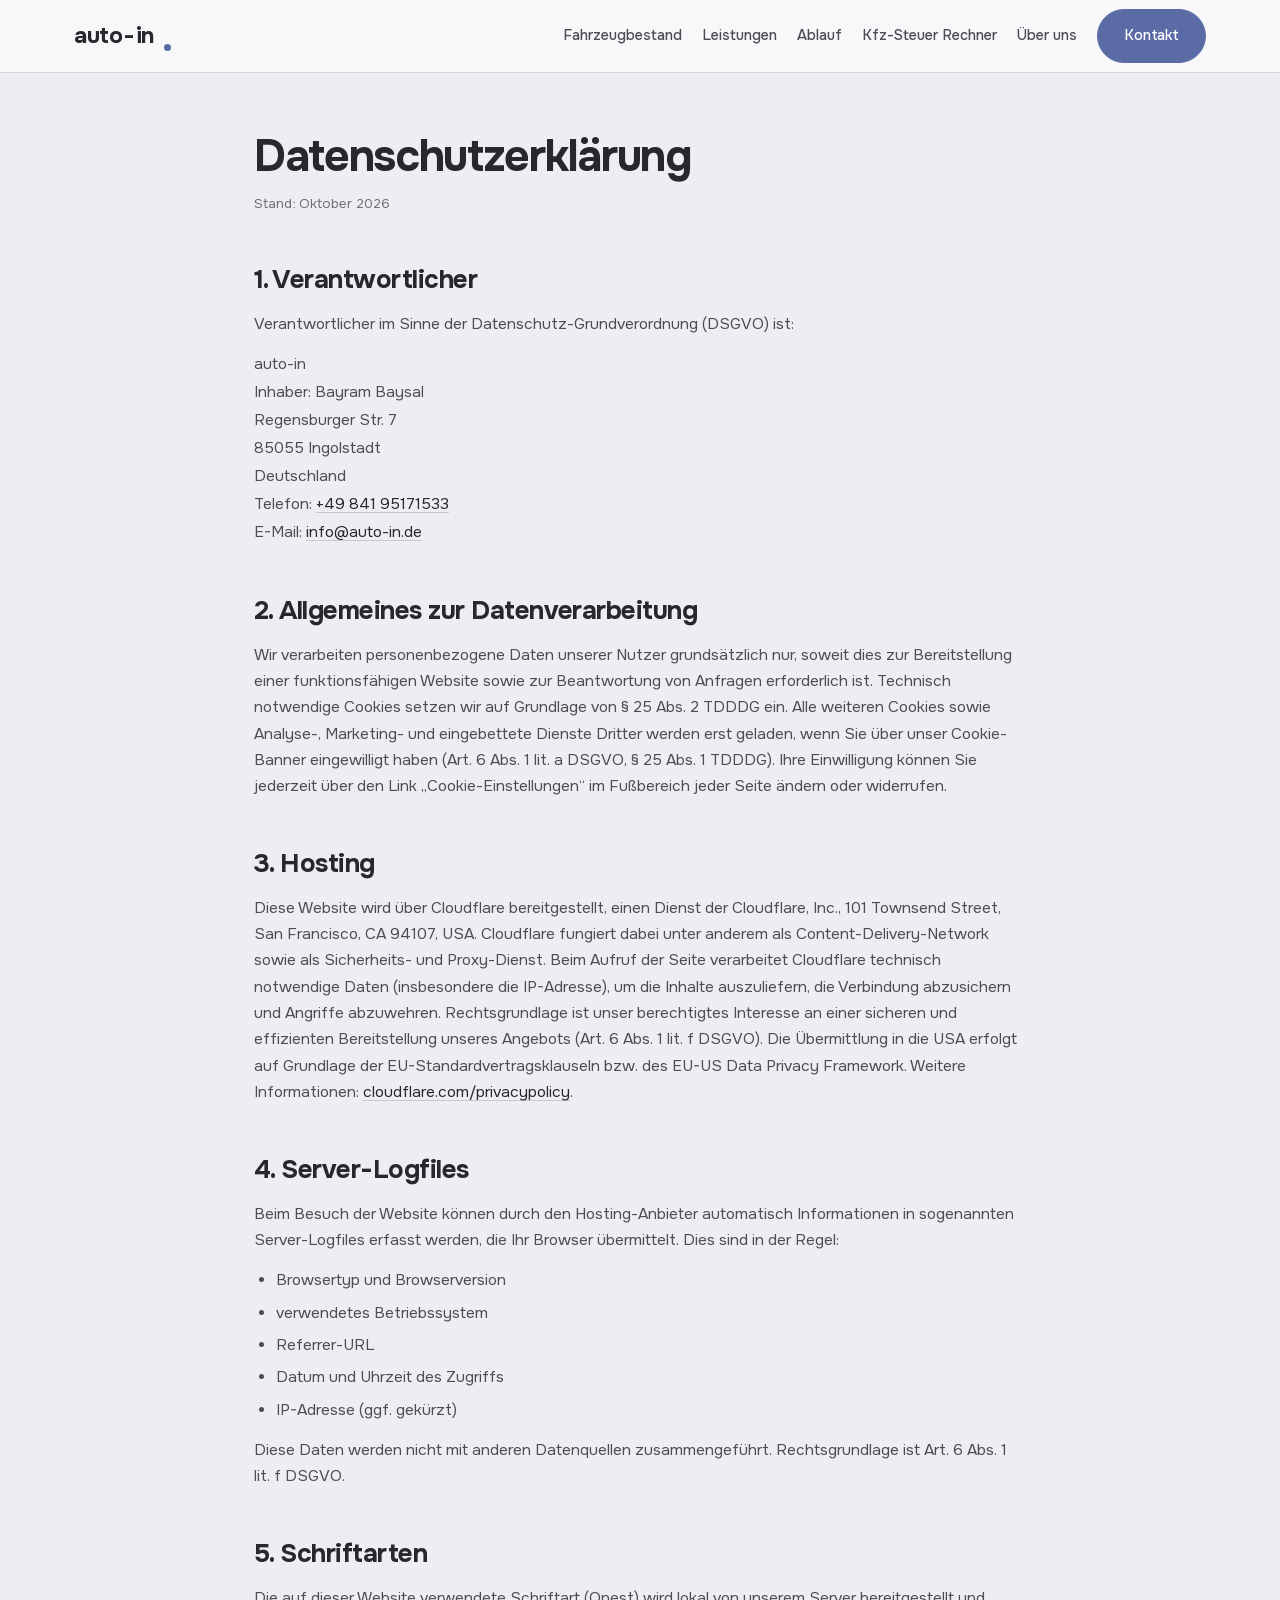
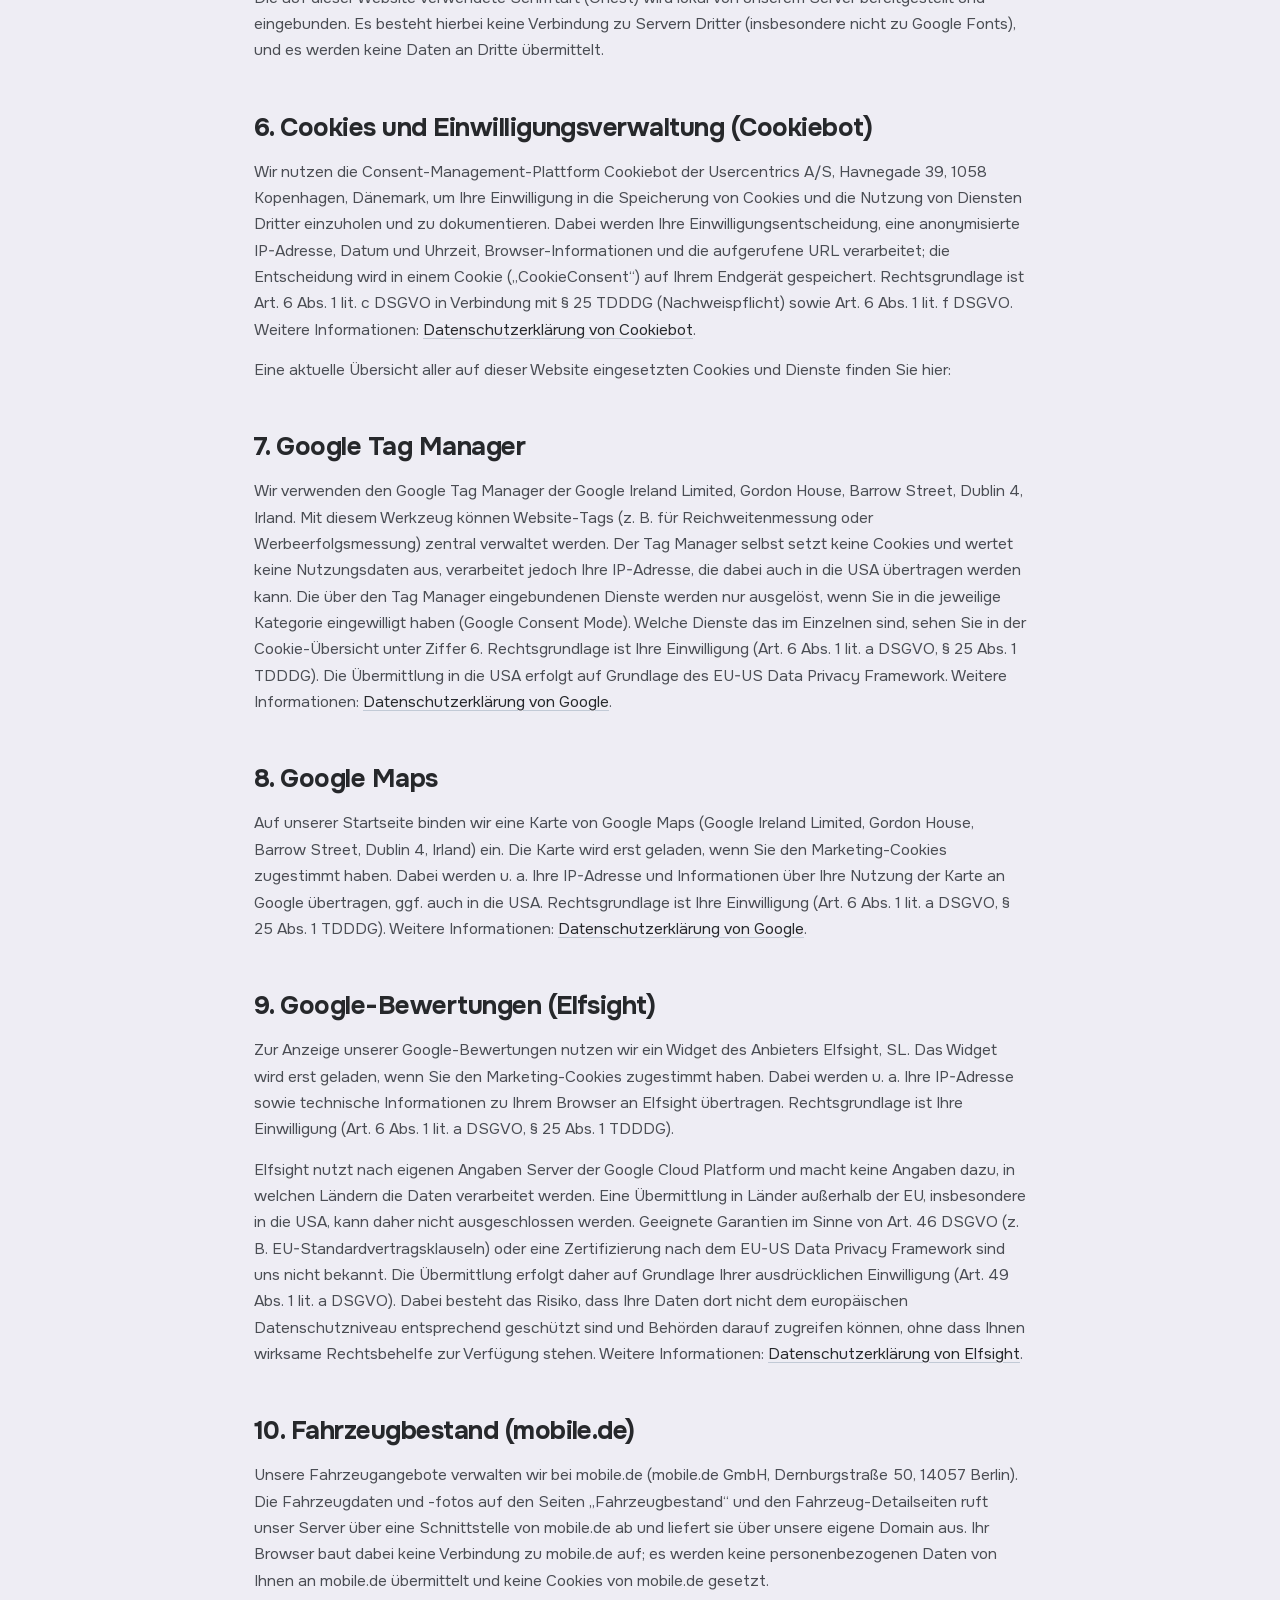
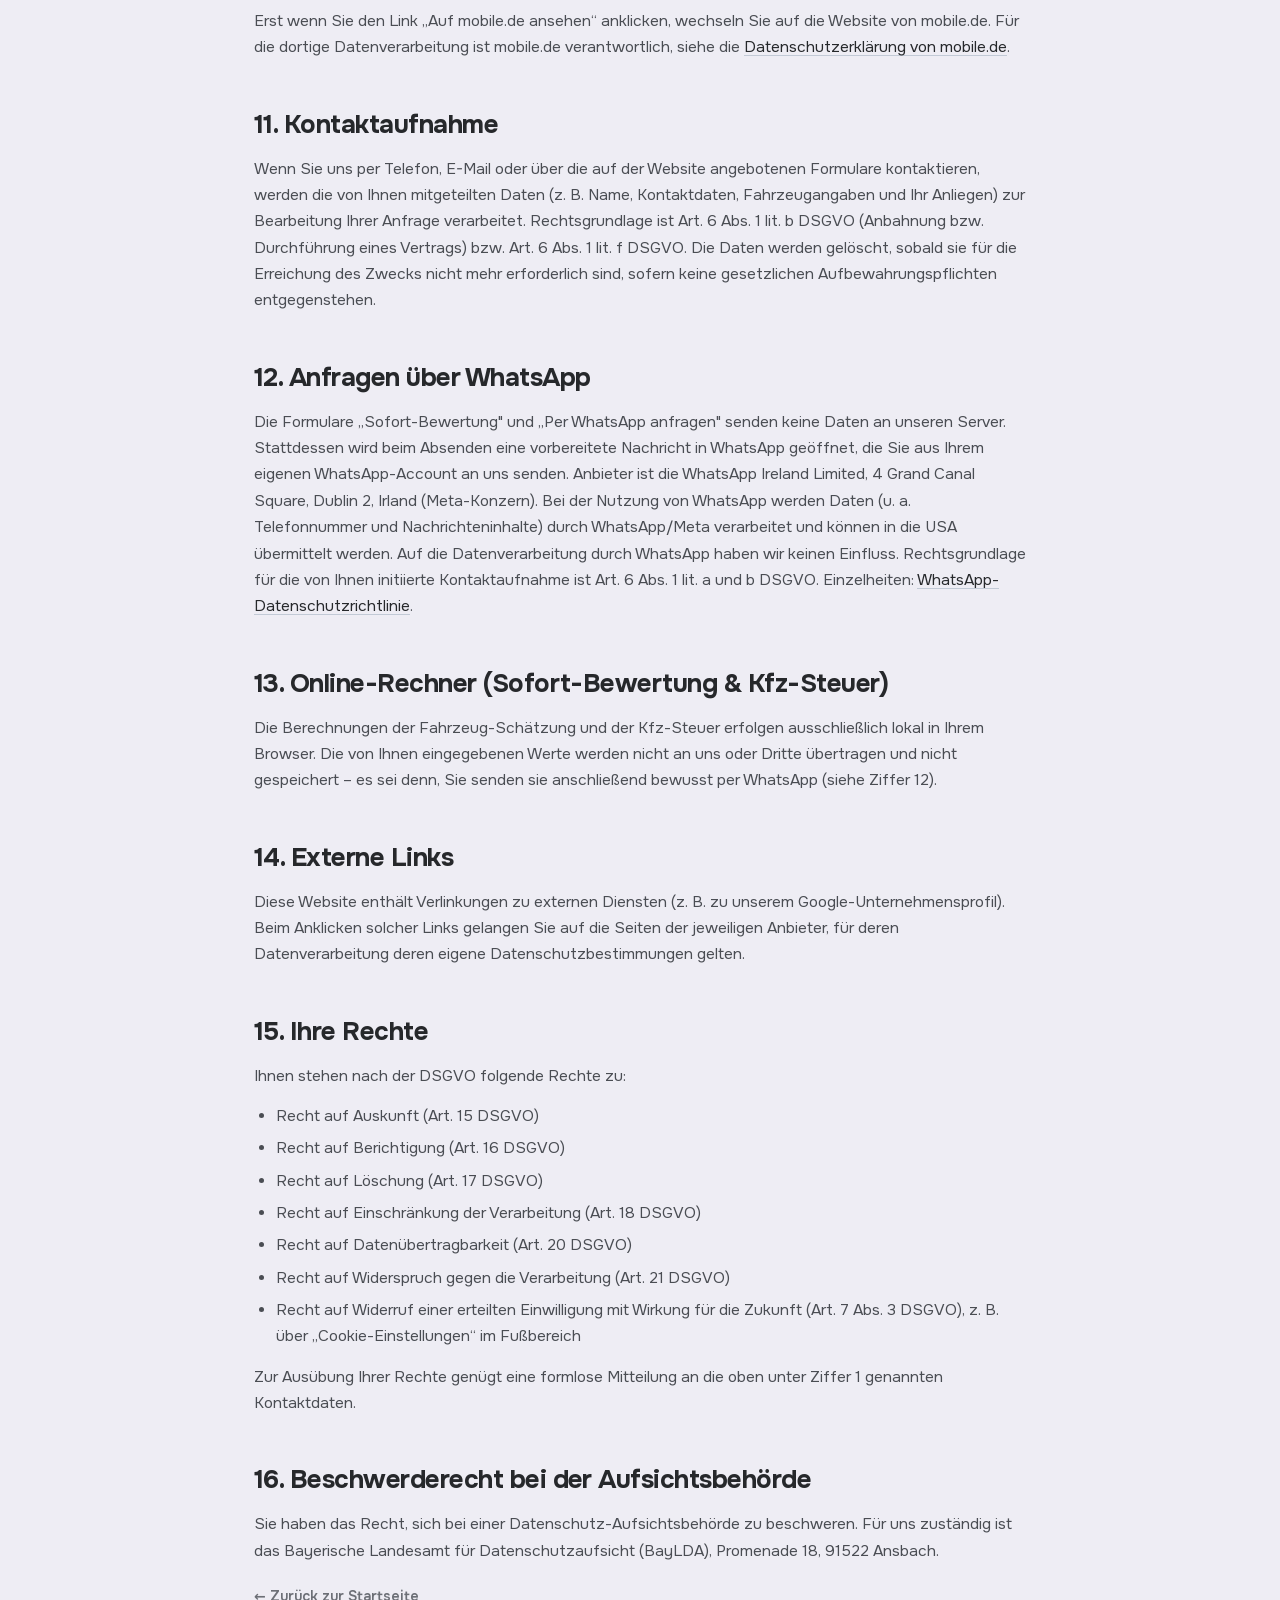
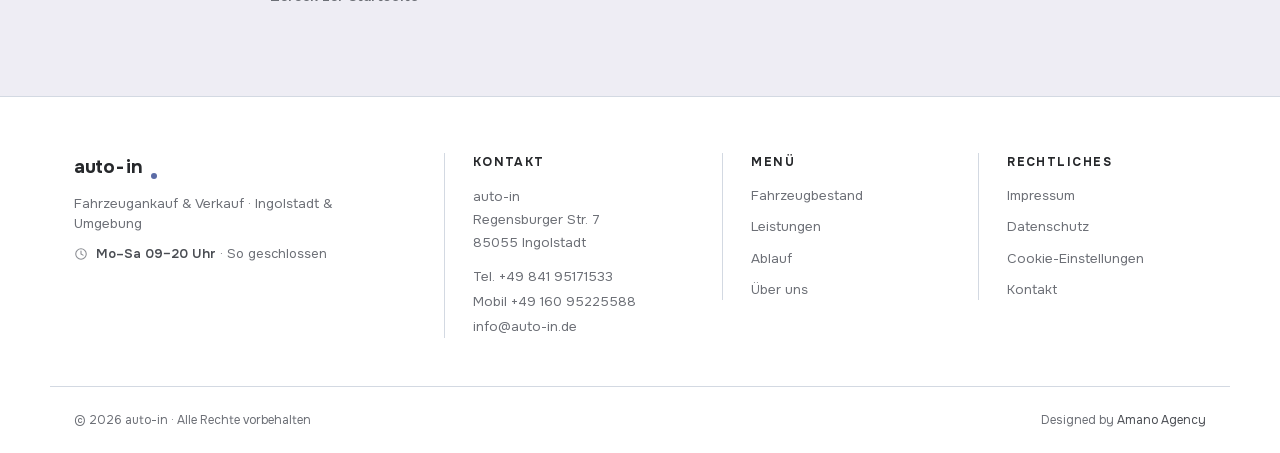
<file: datenschutz.html>
<!DOCTYPE html>
<!--
  Hinweis: Vorlage auf Basis der gelieferten Angaben und der aktuell auf der
  Seite eingesetzten Dienste (Cloudflare-Hosting, lokal gehostete Schriftarten,
  WhatsApp-Kontakt). Vor Livegang juristisch prüfen lassen. E-Mail-Adresse
  verifizieren.
-->
<html lang="de">
<head>
<meta charset="UTF-8">
<script id="Cookiebot" src="https://consent.cookiebot.com/uc.js" data-cbid="3a8f2f6e-0bb7-48cb-b4e5-4815710e9fdd" data-blockingmode="auto" type="text/javascript"></script>
<!-- Google Tag Manager -->
<script data-cookieconsent="ignore">(function(w,d,s,l,i){w[l]=w[l]||[];w[l].push({'gtm.start':
new Date().getTime(),event:'gtm.js'});var f=d.getElementsByTagName(s)[0],
j=d.createElement(s),dl=l!='dataLayer'?'&l='+l:'';j.async=true;j.src=
'https://www.googletagmanager.com/gtm.js?id='+i+dl;f.parentNode.insertBefore(j,f);
})(window,document,'script','dataLayer','GTM-KH8R4TSZ');</script>
<!-- End Google Tag Manager -->
<meta name="viewport" content="width=device-width, initial-scale=1.0">
<title>Datenschutzerklärung — auto-in Ingolstadt</title>
<meta name="robots" content="noindex">
<meta name="theme-color" content="#eeedf4">
<link rel="icon" type="image/svg+xml" href="favicon.svg">
<link rel="apple-touch-icon" href="assets/apple-touch-icon.png">
<link rel="preload" href="assets/fonts/onest-latin.woff2" as="font" type="font/woff2" crossorigin>
<link rel="stylesheet" href="css/styles.css">
</head>
<body>
<!-- Google Tag Manager (noscript) -->
<noscript><iframe src="https://www.googletagmanager.com/ns.html?id=GTM-KH8R4TSZ"
height="0" width="0" style="display:none;visibility:hidden"></iframe></noscript>
<!-- End Google Tag Manager (noscript) -->

<!-- ============ HEADER ============ -->
<header>
  <div class="wrap nav">
    <a href="index.html" class="brand">auto<span class="dash">-</span>in<span class="dot"></span></a>
    <nav class="nav-links">
      <a href="fahrzeugbestand.html">Fahrzeugbestand</a>
      <a href="leistungen.html">Leistungen</a>
      <a href="prozess.html"><span class="nav-lg">Wie läuft der Verkauf ab</span><span class="nav-sm">Ablauf</span></a>
      <a href="kfz-steuer.html">Kfz-Steuer Rechner</a>
      <a href="ueber-uns.html">Über uns</a>
      <a href="index.html#kontakt" class="btn nav-cta">Kontakt</a>
    </nav>
  </div>
</header>

<!-- ============ DATENSCHUTZ ============ -->
<section class="legal">
  <div class="wrap legal-wrap">
    <h1>Datenschutzerklärung</h1>
    <p class="updated">Stand: Oktober 2026</p>

    <h2>1. Verantwortlicher</h2>
    <p>Verantwortlicher im Sinne der Datenschutz-Grundverordnung (DSGVO) ist:</p>
    <p class="addr">
      auto-in<br>
      Inhaber: Bayram Baysal<br>
      Regensburger Str. 7<br>
      85055 Ingolstadt<br>
      Deutschland<br>
      Telefon: <a href="tel:+4984195171533">+49 841 95171533</a><br>
      E-Mail: <a href="mailto:info@auto-in.de">info@auto-in.de</a>
    </p>

    <h2>2. Allgemeines zur Datenverarbeitung</h2>
    <p>Wir verarbeiten personenbezogene Daten unserer Nutzer grundsätzlich nur, soweit dies zur Bereitstellung einer funktionsfähigen Website sowie zur Beantwortung von Anfragen erforderlich ist. Technisch notwendige Cookies setzen wir auf Grundlage von § 25 Abs. 2 TDDDG ein. Alle weiteren Cookies sowie Analyse-, Marketing- und eingebettete Dienste Dritter werden erst geladen, wenn Sie über unser Cookie-Banner eingewilligt haben (Art. 6 Abs. 1 lit. a DSGVO, § 25 Abs. 1 TDDDG). Ihre Einwilligung können Sie jederzeit über den Link „Cookie-Einstellungen“ im Fußbereich jeder Seite ändern oder widerrufen.</p>

    <h2>3. Hosting</h2>
    <p>Diese Website wird über Cloudflare bereitgestellt, einen Dienst der Cloudflare, Inc., 101 Townsend Street, San Francisco, CA 94107, USA. Cloudflare fungiert dabei unter anderem als Content-Delivery-Network sowie als Sicherheits- und Proxy-Dienst. Beim Aufruf der Seite verarbeitet Cloudflare technisch notwendige Daten (insbesondere die IP-Adresse), um die Inhalte auszuliefern, die Verbindung abzusichern und Angriffe abzuwehren. Rechtsgrundlage ist unser berechtigtes Interesse an einer sicheren und effizienten Bereitstellung unseres Angebots (Art. 6 Abs. 1 lit. f DSGVO). Die Übermittlung in die USA erfolgt auf Grundlage der EU-Standardvertragsklauseln bzw. des EU-US Data Privacy Framework. Weitere Informationen: <a href="https://www.cloudflare.com/privacypolicy/" target="_blank" rel="noopener">cloudflare.com/privacypolicy</a>.</p>

    <h2>4. Server-Logfiles</h2>
    <p>Beim Besuch der Website können durch den Hosting-Anbieter automatisch Informationen in sogenannten Server-Logfiles erfasst werden, die Ihr Browser übermittelt. Dies sind in der Regel:</p>
    <ul>
      <li>Browsertyp und Browserversion</li>
      <li>verwendetes Betriebssystem</li>
      <li>Referrer-URL</li>
      <li>Datum und Uhrzeit des Zugriffs</li>
      <li>IP-Adresse (ggf. gekürzt)</li>
    </ul>
    <p>Diese Daten werden nicht mit anderen Datenquellen zusammengeführt. Rechtsgrundlage ist Art. 6 Abs. 1 lit. f DSGVO.</p>

    <h2>5. Schriftarten</h2>
    <p>Die auf dieser Website verwendete Schriftart (Onest) wird lokal von unserem Server bereitgestellt und eingebunden. Es besteht hierbei keine Verbindung zu Servern Dritter (insbesondere nicht zu Google Fonts), und es werden keine Daten an Dritte übermittelt.</p>

    <h2>6. Cookies und Einwilligungsverwaltung (Cookiebot)</h2>
    <p>Wir nutzen die Consent-Management-Plattform Cookiebot der Usercentrics A/S, Havnegade 39, 1058 Kopenhagen, Dänemark, um Ihre Einwilligung in die Speicherung von Cookies und die Nutzung von Diensten Dritter einzuholen und zu dokumentieren. Dabei werden Ihre Einwilligungsentscheidung, eine anonymisierte IP-Adresse, Datum und Uhrzeit, Browser-Informationen und die aufgerufene URL verarbeitet; die Entscheidung wird in einem Cookie („CookieConsent“) auf Ihrem Endgerät gespeichert. Rechtsgrundlage ist Art. 6 Abs. 1 lit. c DSGVO in Verbindung mit § 25 TDDDG (Nachweispflicht) sowie Art. 6 Abs. 1 lit. f DSGVO. Weitere Informationen: <a href="https://www.cookiebot.com/de/privacy-policy/" target="_blank" rel="noopener">Datenschutzerklärung von Cookiebot</a>.</p>
    <p>Eine aktuelle Übersicht aller auf dieser Website eingesetzten Cookies und Dienste finden Sie hier:</p>
    <script id="CookieDeclaration" src="https://consent.cookiebot.com/3a8f2f6e-0bb7-48cb-b4e5-4815710e9fdd/cd.js" type="text/javascript" async></script>

    <h2>7. Google Tag Manager</h2>
    <p>Wir verwenden den Google Tag Manager der Google Ireland Limited, Gordon House, Barrow Street, Dublin 4, Irland. Mit diesem Werkzeug können Website-Tags (z. B. für Reichweitenmessung oder Werbeerfolgsmessung) zentral verwaltet werden. Der Tag Manager selbst setzt keine Cookies und wertet keine Nutzungsdaten aus, verarbeitet jedoch Ihre IP-Adresse, die dabei auch in die USA übertragen werden kann. Die über den Tag Manager eingebundenen Dienste werden nur ausgelöst, wenn Sie in die jeweilige Kategorie eingewilligt haben (Google Consent Mode). Welche Dienste das im Einzelnen sind, sehen Sie in der Cookie-Übersicht unter Ziffer 6. Rechtsgrundlage ist Ihre Einwilligung (Art. 6 Abs. 1 lit. a DSGVO, § 25 Abs. 1 TDDDG). Die Übermittlung in die USA erfolgt auf Grundlage des EU-US Data Privacy Framework. Weitere Informationen: <a href="https://policies.google.com/privacy?hl=de" target="_blank" rel="noopener">Datenschutzerklärung von Google</a>.</p>

    <h2>8. Google Maps</h2>
    <p>Auf unserer Startseite binden wir eine Karte von Google Maps (Google Ireland Limited, Gordon House, Barrow Street, Dublin 4, Irland) ein. Die Karte wird erst geladen, wenn Sie den Marketing-Cookies zugestimmt haben. Dabei werden u. a. Ihre IP-Adresse und Informationen über Ihre Nutzung der Karte an Google übertragen, ggf. auch in die USA. Rechtsgrundlage ist Ihre Einwilligung (Art. 6 Abs. 1 lit. a DSGVO, § 25 Abs. 1 TDDDG). Weitere Informationen: <a href="https://policies.google.com/privacy?hl=de" target="_blank" rel="noopener">Datenschutzerklärung von Google</a>.</p>

    <h2>9. Google-Bewertungen (Elfsight)</h2>
    <p>Zur Anzeige unserer Google-Bewertungen nutzen wir ein Widget des Anbieters Elfsight, SL. Das Widget wird erst geladen, wenn Sie den Marketing-Cookies zugestimmt haben. Dabei werden u. a. Ihre IP-Adresse sowie technische Informationen zu Ihrem Browser an Elfsight übertragen. Rechtsgrundlage ist Ihre Einwilligung (Art. 6 Abs. 1 lit. a DSGVO, § 25 Abs. 1 TDDDG).</p>
    <p>Elfsight nutzt nach eigenen Angaben Server der Google Cloud Platform und macht keine Angaben dazu, in welchen Ländern die Daten verarbeitet werden. Eine Übermittlung in Länder außerhalb der EU, insbesondere in die USA, kann daher nicht ausgeschlossen werden. Geeignete Garantien im Sinne von Art. 46 DSGVO (z. B. EU-Standardvertragsklauseln) oder eine Zertifizierung nach dem EU-US Data Privacy Framework sind uns nicht bekannt. Die Übermittlung erfolgt daher auf Grundlage Ihrer ausdrücklichen Einwilligung (Art. 49 Abs. 1 lit. a DSGVO). Dabei besteht das Risiko, dass Ihre Daten dort nicht dem europäischen Datenschutzniveau entsprechend geschützt sind und Behörden darauf zugreifen können, ohne dass Ihnen wirksame Rechtsbehelfe zur Verfügung stehen. Weitere Informationen: <a href="https://elfsight.com/privacy-policy/" target="_blank" rel="noopener">Datenschutzerklärung von Elfsight</a>.</p>

    <h2>10. Fahrzeugbestand (mobile.de)</h2>
    <p>Unsere Fahrzeugangebote verwalten wir bei mobile.de (mobile.de GmbH, Dernburgstraße 50, 14057 Berlin). Die Fahrzeugdaten und -fotos auf den Seiten „Fahrzeugbestand“ und den Fahrzeug-Detailseiten ruft unser Server über eine Schnittstelle von mobile.de ab und liefert sie über unsere eigene Domain aus. Ihr Browser baut dabei keine Verbindung zu mobile.de auf; es werden keine personenbezogenen Daten von Ihnen an mobile.de übermittelt und keine Cookies von mobile.de gesetzt.</p>
    <p>Erst wenn Sie den Link „Auf mobile.de ansehen“ anklicken, wechseln Sie auf die Website von mobile.de. Für die dortige Datenverarbeitung ist mobile.de verantwortlich, siehe die <a href="https://www.mobile.de/service/privacyPolicy" target="_blank" rel="noopener">Datenschutzerklärung von mobile.de</a>.</p>

    <h2>11. Kontaktaufnahme</h2>
    <p>Wenn Sie uns per Telefon, E-Mail oder über die auf der Website angebotenen Formulare kontaktieren, werden die von Ihnen mitgeteilten Daten (z. B. Name, Kontaktdaten, Fahrzeugangaben und Ihr Anliegen) zur Bearbeitung Ihrer Anfrage verarbeitet. Rechtsgrundlage ist Art. 6 Abs. 1 lit. b DSGVO (Anbahnung bzw. Durchführung eines Vertrags) bzw. Art. 6 Abs. 1 lit. f DSGVO. Die Daten werden gelöscht, sobald sie für die Erreichung des Zwecks nicht mehr erforderlich sind, sofern keine gesetzlichen Aufbewahrungspflichten entgegenstehen.</p>

    <h2>12. Anfragen über WhatsApp</h2>
    <p>Die Formulare „Sofort-Bewertung" und „Per WhatsApp anfragen" senden keine Daten an unseren Server. Stattdessen wird beim Absenden eine vorbereitete Nachricht in WhatsApp geöffnet, die Sie aus Ihrem eigenen WhatsApp-Account an uns senden. Anbieter ist die WhatsApp Ireland Limited, 4 Grand Canal Square, Dublin 2, Irland (Meta-Konzern). Bei der Nutzung von WhatsApp werden Daten (u. a. Telefonnummer und Nachrichteninhalte) durch WhatsApp/Meta verarbeitet und können in die USA übermittelt werden. Auf die Datenverarbeitung durch WhatsApp haben wir keinen Einfluss. Rechtsgrundlage für die von Ihnen initiierte Kontaktaufnahme ist Art. 6 Abs. 1 lit. a und b DSGVO. Einzelheiten: <a href="https://www.whatsapp.com/legal/privacy-policy-eea" target="_blank" rel="noopener">WhatsApp-Datenschutzrichtlinie</a>.</p>

    <h2>13. Online-Rechner (Sofort-Bewertung &amp; Kfz-Steuer)</h2>
    <p>Die Berechnungen der Fahrzeug-Schätzung und der Kfz-Steuer erfolgen ausschließlich lokal in Ihrem Browser. Die von Ihnen eingegebenen Werte werden nicht an uns oder Dritte übertragen und nicht gespeichert – es sei denn, Sie senden sie anschließend bewusst per WhatsApp (siehe Ziffer 12).</p>

    <h2>14. Externe Links</h2>
    <p>Diese Website enthält Verlinkungen zu externen Diensten (z. B. zu unserem Google-Unternehmensprofil). Beim Anklicken solcher Links gelangen Sie auf die Seiten der jeweiligen Anbieter, für deren Datenverarbeitung deren eigene Datenschutzbestimmungen gelten.</p>

    <h2>15. Ihre Rechte</h2>
    <p>Ihnen stehen nach der DSGVO folgende Rechte zu:</p>
    <ul>
      <li>Recht auf Auskunft (Art. 15 DSGVO)</li>
      <li>Recht auf Berichtigung (Art. 16 DSGVO)</li>
      <li>Recht auf Löschung (Art. 17 DSGVO)</li>
      <li>Recht auf Einschränkung der Verarbeitung (Art. 18 DSGVO)</li>
      <li>Recht auf Datenübertragbarkeit (Art. 20 DSGVO)</li>
      <li>Recht auf Widerspruch gegen die Verarbeitung (Art. 21 DSGVO)</li>
      <li>Recht auf Widerruf einer erteilten Einwilligung mit Wirkung für die Zukunft (Art. 7 Abs. 3 DSGVO), z. B. über „Cookie-Einstellungen“ im Fußbereich</li>
    </ul>
    <p>Zur Ausübung Ihrer Rechte genügt eine formlose Mitteilung an die oben unter Ziffer 1 genannten Kontaktdaten.</p>

    <h2>16. Beschwerderecht bei der Aufsichtsbehörde</h2>
    <p>Sie haben das Recht, sich bei einer Datenschutz-Aufsichtsbehörde zu beschweren. Für uns zuständig ist das Bayerische Landesamt für Datenschutzaufsicht (BayLDA), Promenade 18, 91522 Ansbach.</p>

    <a href="index.html" class="back">← Zurück zur Startseite</a>
  </div>
</section>

<!-- ============ FOOTER ============ -->
<footer>
  <div class="wrap foot">
    <div class="foot-brand">
      <div class="fb">auto<span class="dash">-</span>in<span class="dot"></span></div>
      <div class="foot-loc">Fahrzeugankauf &amp; Verkauf · Ingolstadt &amp; Umgebung</div>
      <div class="foot-hours"><svg viewBox="0 0 24 24" fill="none" stroke="currentColor" stroke-width="1.8" stroke-linecap="round" stroke-linejoin="round" aria-hidden="true"><circle cx="12" cy="12" r="9"></circle><path d="M12 7v5l3.5 2"></path></svg><span><b>Mo–Sa 09–20 Uhr</b> · So geschlossen</span></div>
    </div>
    <div class="foot-contact">
      <div class="foot-h">Kontakt</div>
      <address>auto<span class="dash">-</span>in<br>Regensburger Str. 7<br>85055 Ingolstadt</address>
      <a href="tel:+4984195171533">Tel. +49 841 95171533</a>
      <a href="tel:+4916095225588">Mobil +49 160 95225588</a>
      <a href="mailto:info@auto-in.de">info@auto-in.de</a>
    </div>
    <div class="foot-col">
      <div class="foot-h">Menü</div>
      <a href="fahrzeugbestand.html">Fahrzeugbestand</a>
      <a href="leistungen.html">Leistungen</a>
      <a href="prozess.html">Ablauf</a>
      <a href="ueber-uns.html">Über uns</a>
    </div>
    <div class="foot-col">
      <div class="foot-h">Rechtliches</div>
      <a href="impressum.html">Impressum</a>
      <a href="datenschutz.html">Datenschutz</a>
      <a href="#" onclick="window.Cookiebot&&Cookiebot.renew();return false;">Cookie-Einstellungen</a>
      <a href="index.html#kontakt">Kontakt</a>
    </div>
  </div>
  <div class="wrap foot-bottom">
    <div class="foot-legal">© 2026 auto-in · Alle Rechte vorbehalten</div>
    <div class="foot-legal">Designed by <a href="https://amano.agency" target="_blank" rel="noopener">Amano Agency</a></div>
  </div>
</footer>

</body>
</html>
</file>
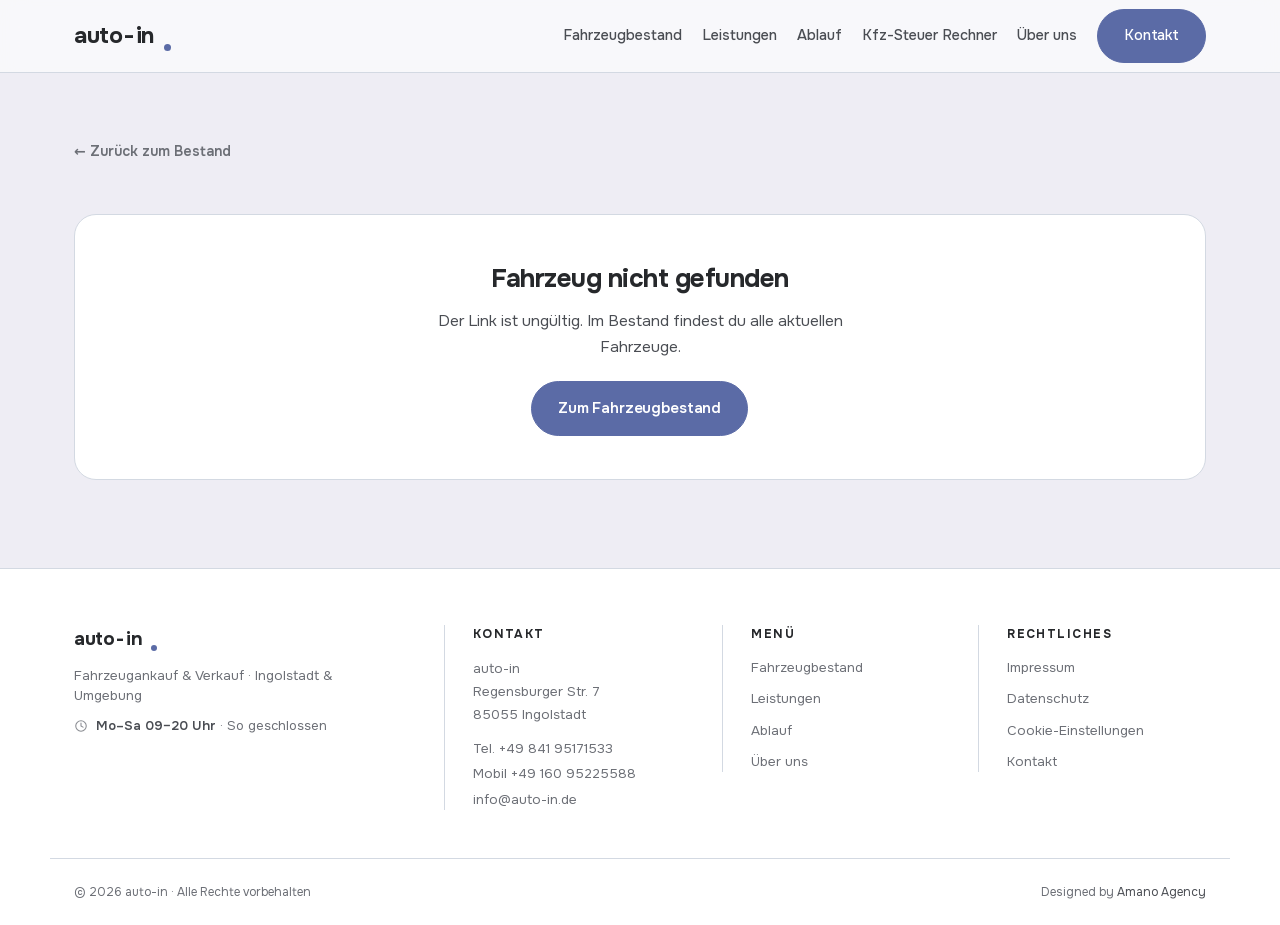
<file: fahrzeug.html>
<!DOCTYPE html>
<html lang="de">
<head>
<meta charset="UTF-8">
<base href="/">
<script id="Cookiebot" src="https://consent.cookiebot.com/uc.js" data-cbid="3a8f2f6e-0bb7-48cb-b4e5-4815710e9fdd" data-blockingmode="auto" type="text/javascript"></script>
<!-- Google Tag Manager -->
<script data-cookieconsent="ignore">(function(w,d,s,l,i){w[l]=w[l]||[];w[l].push({'gtm.start':
new Date().getTime(),event:'gtm.js'});var f=d.getElementsByTagName(s)[0],
j=d.createElement(s),dl=l!='dataLayer'?'&l='+l:'';j.async=true;j.src=
'https://www.googletagmanager.com/gtm.js?id='+i+dl;f.parentNode.insertBefore(j,f);
})(window,document,'script','dataLayer','GTM-KH8R4TSZ');</script>
<!-- End Google Tag Manager -->
<meta name="viewport" content="width=device-width, initial-scale=1.0">
<title>Fahrzeug — auto-in Ingolstadt</title>
<meta name="description" content="Fahrzeugdetails aus dem Bestand von auto-in in Ingolstadt — Bilder, technische Daten und Beschreibung.">
<meta name="theme-color" content="#eeedf4">
<link rel="icon" type="image/svg+xml" href="favicon.svg">
<link rel="apple-touch-icon" href="assets/apple-touch-icon.png">
<meta property="og:type" content="website">
<meta property="og:locale" content="de_DE">
<meta property="og:site_name" content="auto-in">
<meta property="og:title" content="Fahrzeug — auto-in Ingolstadt">
<meta property="og:description" content="Aktueller Fahrzeugbestand von auto-in in Ingolstadt — geprüfte Gebrauchtwagen aller Marken.">
<meta property="og:image" content="https://kfzankauf-ingolstadt.de/assets/hero-uebergabe.jpg">
<meta name="twitter:card" content="summary_large_image">
<link rel="preload" href="assets/fonts/onest-latin.woff2" as="font" type="font/woff2" crossorigin>
<link rel="stylesheet" href="css/styles.css">
</head>
<body>
<!-- Google Tag Manager (noscript) -->
<noscript><iframe src="https://www.googletagmanager.com/ns.html?id=GTM-KH8R4TSZ"
height="0" width="0" style="display:none;visibility:hidden"></iframe></noscript>
<!-- End Google Tag Manager (noscript) -->

<!-- ============ HEADER ============ -->
<header>
  <div class="wrap nav">
    <a href="index.html" class="brand">auto<span class="dash">-</span>in<span class="dot"></span></a>
    <nav class="nav-links">
      <a href="fahrzeugbestand.html">Fahrzeugbestand</a>
      <a href="leistungen.html">Leistungen</a>
      <a href="prozess.html"><span class="nav-lg">Wie läuft der Verkauf ab</span><span class="nav-sm">Ablauf</span></a>
      <a href="kfz-steuer.html">Kfz-Steuer Rechner</a>
      <a href="ueber-uns.html">Über uns</a>
      <a href="index.html#kontakt" class="btn nav-cta">Kontakt</a>
    </nav>
  </div>
</header>

<!-- ============ FAHRZEUG-DETAIL ============ -->
<section class="legal">
  <div class="wrap legal-wrap fzb-wrap">
    <a href="fahrzeugbestand" class="back fzd-back">← Zurück zum Bestand</a>
    <!-- Inhalt rendert der Worker (/fahrzeuge/<name>-<id>); Rueckfall: js/bestand.js ueber /api/fahrzeug/:id -->
    <div class="fzd" id="fzd" aria-busy="true">
      <div class="fzd-layout car-skel" aria-hidden="true">
        <div class="car-media"></div>
        <div class="car-body"><span></span><span></span><span></span></div>
      </div>
    </div>
  </div>
</section>

<!-- ============ FOOTER ============ -->
<footer>
  <div class="wrap foot">
    <div class="foot-brand">
      <div class="fb">auto<span class="dash">-</span>in<span class="dot"></span></div>
      <div class="foot-loc">Fahrzeugankauf &amp; Verkauf · Ingolstadt &amp; Umgebung</div>
      <div class="foot-hours"><svg viewBox="0 0 24 24" fill="none" stroke="currentColor" stroke-width="1.8" stroke-linecap="round" stroke-linejoin="round" aria-hidden="true"><circle cx="12" cy="12" r="9"></circle><path d="M12 7v5l3.5 2"></path></svg><span><b>Mo–Sa 09–20 Uhr</b> · So geschlossen</span></div>
    </div>
    <div class="foot-contact">
      <div class="foot-h">Kontakt</div>
      <address>auto<span class="dash">-</span>in<br>Regensburger Str. 7<br>85055 Ingolstadt</address>
      <a href="tel:+4984195171533">Tel. +49 841 95171533</a>
      <a href="tel:+4916095225588">Mobil +49 160 95225588</a>
      <a href="mailto:info@auto-in.de">info@auto-in.de</a>
    </div>
    <div class="foot-col">
      <div class="foot-h">Menü</div>
      <a href="fahrzeugbestand.html">Fahrzeugbestand</a>
      <a href="leistungen.html">Leistungen</a>
      <a href="prozess.html">Ablauf</a>
      <a href="ueber-uns.html">Über uns</a>
    </div>
    <div class="foot-col">
      <div class="foot-h">Rechtliches</div>
      <a href="impressum.html">Impressum</a>
      <a href="datenschutz.html">Datenschutz</a>
      <a href="#" onclick="window.Cookiebot&&Cookiebot.renew();return false;">Cookie-Einstellungen</a>
      <a href="index.html#kontakt">Kontakt</a>
    </div>
  </div>
  <div class="wrap foot-bottom">
    <div class="foot-legal">© 2026 auto-in · Alle Rechte vorbehalten</div>
    <div class="foot-legal">Designed by <a href="https://amano.agency" target="_blank" rel="noopener">Amano Agency</a></div>
  </div>
</footer>

<script src="js/auto-in.js"></script>
<script src="js/fz-render.js"></script>
<script src="js/bestand.js"></script>
</body>
</html>
</file>
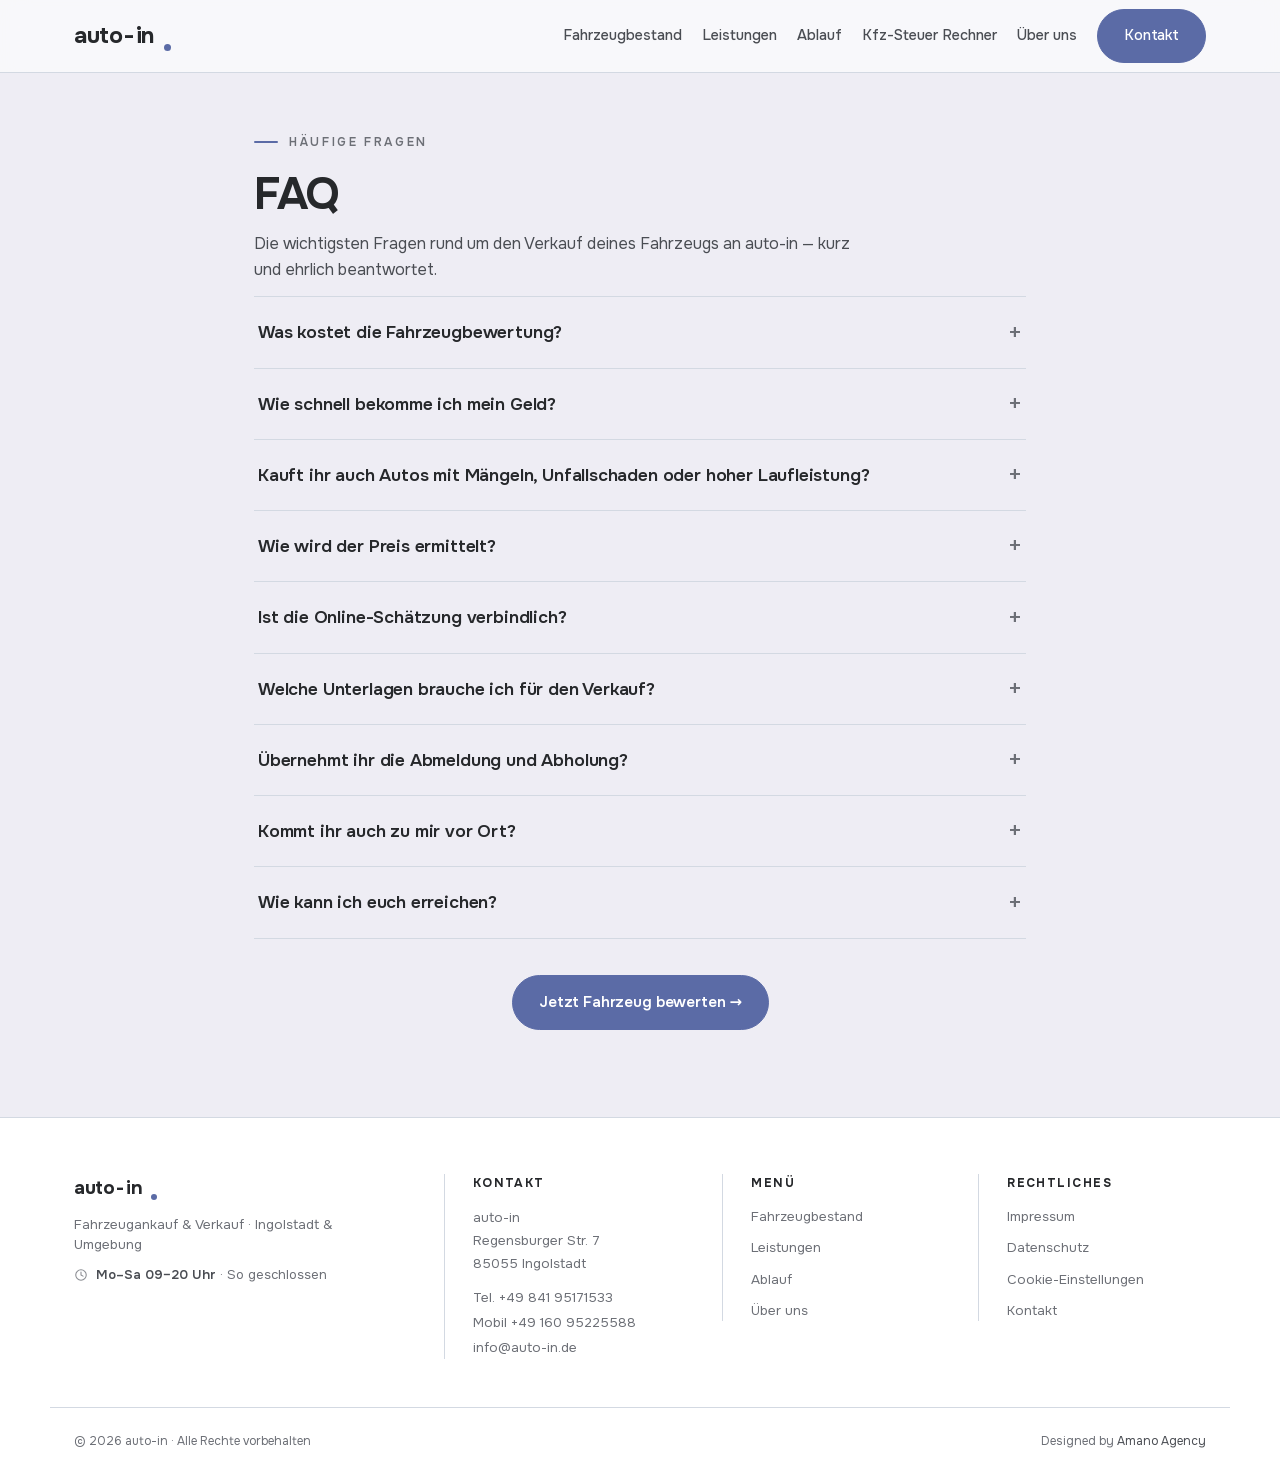
<file: faq.html>
<!DOCTYPE html>
<html lang="de">
<head>
<meta charset="UTF-8">
<script id="Cookiebot" src="https://consent.cookiebot.com/uc.js" data-cbid="3a8f2f6e-0bb7-48cb-b4e5-4815710e9fdd" data-blockingmode="auto" type="text/javascript"></script>
<!-- Google Tag Manager -->
<script data-cookieconsent="ignore">(function(w,d,s,l,i){w[l]=w[l]||[];w[l].push({'gtm.start':
new Date().getTime(),event:'gtm.js'});var f=d.getElementsByTagName(s)[0],
j=d.createElement(s),dl=l!='dataLayer'?'&l='+l:'';j.async=true;j.src=
'https://www.googletagmanager.com/gtm.js?id='+i+dl;f.parentNode.insertBefore(j,f);
})(window,document,'script','dataLayer','GTM-KH8R4TSZ');</script>
<!-- End Google Tag Manager -->
<meta name="viewport" content="width=device-width, initial-scale=1.0">
<title>Häufige Fragen (FAQ) — auto-in Ingolstadt</title>
<meta name="description" content="Antworten auf häufige Fragen zum Fahrzeugverkauf bei auto-in: Bewertung, Auszahlung, Unterlagen, Abmeldung, Fahrzeuge mit Mängeln und mehr.">
<link rel="canonical" href="https://kfzankauf-ingolstadt.de/faq">
<meta name="theme-color" content="#eeedf4">
<link rel="icon" type="image/svg+xml" href="favicon.svg">
<link rel="apple-touch-icon" href="assets/apple-touch-icon.png">
<meta property="og:type" content="website">
<meta property="og:locale" content="de_DE">
<meta property="og:site_name" content="auto-in">
<meta property="og:title" content="Häufige Fragen (FAQ) — auto-in">
<meta property="og:description" content="Alles Wichtige zum Fahrzeugverkauf: Bewertung, Auszahlung, Unterlagen, Abmeldung und mehr.">
<meta property="og:url" content="https://kfzankauf-ingolstadt.de/faq">
<meta property="og:image" content="https://kfzankauf-ingolstadt.de/assets/hero-uebergabe.jpg">
<meta name="twitter:card" content="summary_large_image">
<link rel="preload" href="assets/fonts/onest-latin.woff2" as="font" type="font/woff2" crossorigin>
<link rel="stylesheet" href="css/styles.css">
</head>
<body>
<!-- Google Tag Manager (noscript) -->
<noscript><iframe src="https://www.googletagmanager.com/ns.html?id=GTM-KH8R4TSZ"
height="0" width="0" style="display:none;visibility:hidden"></iframe></noscript>
<!-- End Google Tag Manager (noscript) -->

<!-- ============ HEADER ============ -->
<header>
  <div class="wrap nav">
    <a href="index.html" class="brand">auto<span class="dash">-</span>in<span class="dot"></span></a>
    <nav class="nav-links">
      <a href="fahrzeugbestand.html">Fahrzeugbestand</a>
      <a href="leistungen.html">Leistungen</a>
      <a href="prozess.html"><span class="nav-lg">Wie läuft der Verkauf ab</span><span class="nav-sm">Ablauf</span></a>
      <a href="kfz-steuer.html">Kfz-Steuer Rechner</a>
      <a href="ueber-uns.html">Über uns</a>
      <a href="index.html#kontakt" class="btn nav-cta">Kontakt</a>
    </nav>
  </div>
</header>

<!-- ============ FAQ ============ -->
<section class="legal">
  <div class="wrap legal-wrap">
    <span class="eyebrow">Häufige Fragen</span>
    <h1>FAQ</h1>
    <p class="updated" style="font-size:16px;color:var(--steel);max-width:60ch;line-height:1.6">Die wichtigsten Fragen rund um den Verkauf deines Fahrzeugs an auto-in — kurz und ehrlich beantwortet.</p>

    <div class="faq-list">
      <details class="faq-item">
        <summary>Was kostet die Fahrzeugbewertung?</summary>
        <div class="faq-a">Die Online-Bewertung und unser Angebot sind für dich komplett kostenlos und unverbindlich. Es entstehen keinerlei Kosten, auch wenn du dich am Ende gegen einen Verkauf entscheidest.</div>
      </details>
      <details class="faq-item">
        <summary>Wie schnell bekomme ich mein Geld?</summary>
        <div class="faq-a">In der Regel geht alles sehr schnell — oft erhältst du dein Angebot noch am selben Tag. Bei einem Verkauf erfolgt die Auszahlung sofort, bar oder per Echtzeit-Überweisung.</div>
      </details>
      <details class="faq-item">
        <summary>Kauft ihr auch Autos mit Mängeln, Unfallschaden oder hoher Laufleistung?</summary>
        <div class="faq-a">Ja. Wir kaufen Fahrzeuge in nahezu jedem Zustand an — auch mit Gebrauchsspuren, Reparaturbedarf, Unfallschaden oder hohem Kilometerstand. Gib den Zustand einfach bei der Anfrage an, dann machen wir dir ein faires Angebot.</div>
      </details>
      <details class="faq-item">
        <summary>Wie wird der Preis ermittelt?</summary>
        <div class="faq-a">Online erhältst du zunächst eine grobe, unverbindliche Einordnung. Der konkrete, verbindliche Ankaufspreis wird nach einer kurzen persönlichen Besichtigung festgelegt — transparent und nachvollziehbar.</div>
      </details>
      <details class="faq-item">
        <summary>Ist die Online-Schätzung verbindlich?</summary>
        <div class="faq-a">Nein. Die Online-Schätzung dient nur als grobe Orientierung. Das verbindliche Festangebot erhältst du nach der Besichtigung deines Fahrzeugs.</div>
      </details>
      <details class="faq-item">
        <summary>Welche Unterlagen brauche ich für den Verkauf?</summary>
        <div class="faq-a">Idealerweise: Zulassungsbescheinigung Teil I (Fahrzeugschein) und Teil II (Fahrzeugbrief), deinen Personalausweis, alle Fahrzeugschlüssel sowie – falls vorhanden – Serviceheft, TÜV-Bericht und weitere Unterlagen. Fehlt etwas? Sprich uns einfach an.</div>
      </details>
      <details class="faq-item">
        <summary>Übernehmt ihr die Abmeldung und Abholung?</summary>
        <div class="faq-a">Ja, beides ist inklusive. Wir kümmern uns um die Abmeldung und holen das Fahrzeug bei dir ab — ohne zusätzlichen Aufwand für dich.</div>
      </details>
      <details class="faq-item">
        <summary>Kommt ihr auch zu mir vor Ort?</summary>
        <div class="faq-a">Ja. Wir sind in Ingolstadt und Umgebung für dich da und kommen für Besichtigung und Abholung gerne zu dir.</div>
      </details>
      <details class="faq-item">
        <summary>Wie kann ich euch erreichen?</summary>
        <div class="faq-a">Am schnellsten per WhatsApp oder telefonisch. Nutze einfach den Kontakt- oder WhatsApp-Button auf der Seite — wir antworten persönlich, kein Bot.</div>
      </details>
    </div>

    <div class="cta-row">
      <a href="index.html#wizard" class="btn btn-accent">Jetzt Fahrzeug bewerten →</a>
    </div>
  </div>
</section>

<!-- ============ FOOTER ============ -->
<footer>
  <div class="wrap foot">
    <div class="foot-brand">
      <div class="fb">auto<span class="dash">-</span>in<span class="dot"></span></div>
      <div class="foot-loc">Fahrzeugankauf &amp; Verkauf · Ingolstadt &amp; Umgebung</div>
      <div class="foot-hours"><svg viewBox="0 0 24 24" fill="none" stroke="currentColor" stroke-width="1.8" stroke-linecap="round" stroke-linejoin="round" aria-hidden="true"><circle cx="12" cy="12" r="9"></circle><path d="M12 7v5l3.5 2"></path></svg><span><b>Mo–Sa 09–20 Uhr</b> · So geschlossen</span></div>
    </div>
    <div class="foot-contact">
      <div class="foot-h">Kontakt</div>
      <address>auto<span class="dash">-</span>in<br>Regensburger Str. 7<br>85055 Ingolstadt</address>
      <a href="tel:+4984195171533">Tel. +49 841 95171533</a>
      <a href="tel:+4916095225588">Mobil +49 160 95225588</a>
      <a href="mailto:info@auto-in.de">info@auto-in.de</a>
    </div>
    <div class="foot-col">
      <div class="foot-h">Menü</div>
      <a href="fahrzeugbestand.html">Fahrzeugbestand</a>
      <a href="leistungen.html">Leistungen</a>
      <a href="prozess.html">Ablauf</a>
      <a href="ueber-uns.html">Über uns</a>
    </div>
    <div class="foot-col">
      <div class="foot-h">Rechtliches</div>
      <a href="impressum.html">Impressum</a>
      <a href="datenschutz.html">Datenschutz</a>
      <a href="#" onclick="window.Cookiebot&&Cookiebot.renew();return false;">Cookie-Einstellungen</a>
      <a href="index.html#kontakt">Kontakt</a>
    </div>
  </div>
  <div class="wrap foot-bottom">
    <div class="foot-legal">© 2026 auto-in · Alle Rechte vorbehalten</div>
    <div class="foot-legal">Designed by <a href="https://amano.agency" target="_blank" rel="noopener">Amano Agency</a></div>
  </div>
</footer>

<script type="application/ld+json">
{
  "@context": "https://schema.org",
  "@type": "FAQPage",
  "mainEntity": [
    {"@type":"Question","name":"Was kostet die Fahrzeugbewertung?","acceptedAnswer":{"@type":"Answer","text":"Die Online-Bewertung und unser Angebot sind kostenlos und unverbindlich. Es entstehen keine Kosten, auch wenn du dich gegen einen Verkauf entscheidest."}},
    {"@type":"Question","name":"Wie schnell bekomme ich mein Geld?","acceptedAnswer":{"@type":"Answer","text":"Oft erhältst du dein Angebot noch am selben Tag. Bei einem Verkauf erfolgt die Auszahlung sofort, bar oder per Echtzeit-Überweisung."}},
    {"@type":"Question","name":"Kauft ihr auch Autos mit Mängeln, Unfallschaden oder hoher Laufleistung?","acceptedAnswer":{"@type":"Answer","text":"Ja, wir kaufen Fahrzeuge in nahezu jedem Zustand an – auch mit Gebrauchsspuren, Reparaturbedarf, Unfallschaden oder hohem Kilometerstand."}},
    {"@type":"Question","name":"Wie wird der Preis ermittelt?","acceptedAnswer":{"@type":"Answer","text":"Online erhältst du eine grobe, unverbindliche Einordnung. Der verbindliche Ankaufspreis wird nach einer kurzen persönlichen Besichtigung festgelegt."}},
    {"@type":"Question","name":"Ist die Online-Schätzung verbindlich?","acceptedAnswer":{"@type":"Answer","text":"Nein, die Online-Schätzung ist nur eine grobe Orientierung. Das verbindliche Festangebot erhältst du nach der Besichtigung."}},
    {"@type":"Question","name":"Welche Unterlagen brauche ich für den Verkauf?","acceptedAnswer":{"@type":"Answer","text":"Zulassungsbescheinigung Teil I und II, Personalausweis, alle Fahrzeugschlüssel sowie – falls vorhanden – Serviceheft und weitere Unterlagen."}},
    {"@type":"Question","name":"Übernehmt ihr die Abmeldung und Abholung?","acceptedAnswer":{"@type":"Answer","text":"Ja, beides ist inklusive. Wir kümmern uns um die Abmeldung und holen das Fahrzeug bei dir ab."}},
    {"@type":"Question","name":"Kommt ihr auch zu mir vor Ort?","acceptedAnswer":{"@type":"Answer","text":"Ja, wir sind in Ingolstadt und Umgebung für dich da und kommen für Besichtigung und Abholung gerne zu dir."}},
    {"@type":"Question","name":"Wie kann ich euch erreichen?","acceptedAnswer":{"@type":"Answer","text":"Am schnellsten per WhatsApp oder telefonisch über die Kontakt-Buttons auf der Seite. Wir antworten persönlich."}}
  ]
}
</script>

<script src="js/auto-in.js"></script>
</body>
</html>
</file>
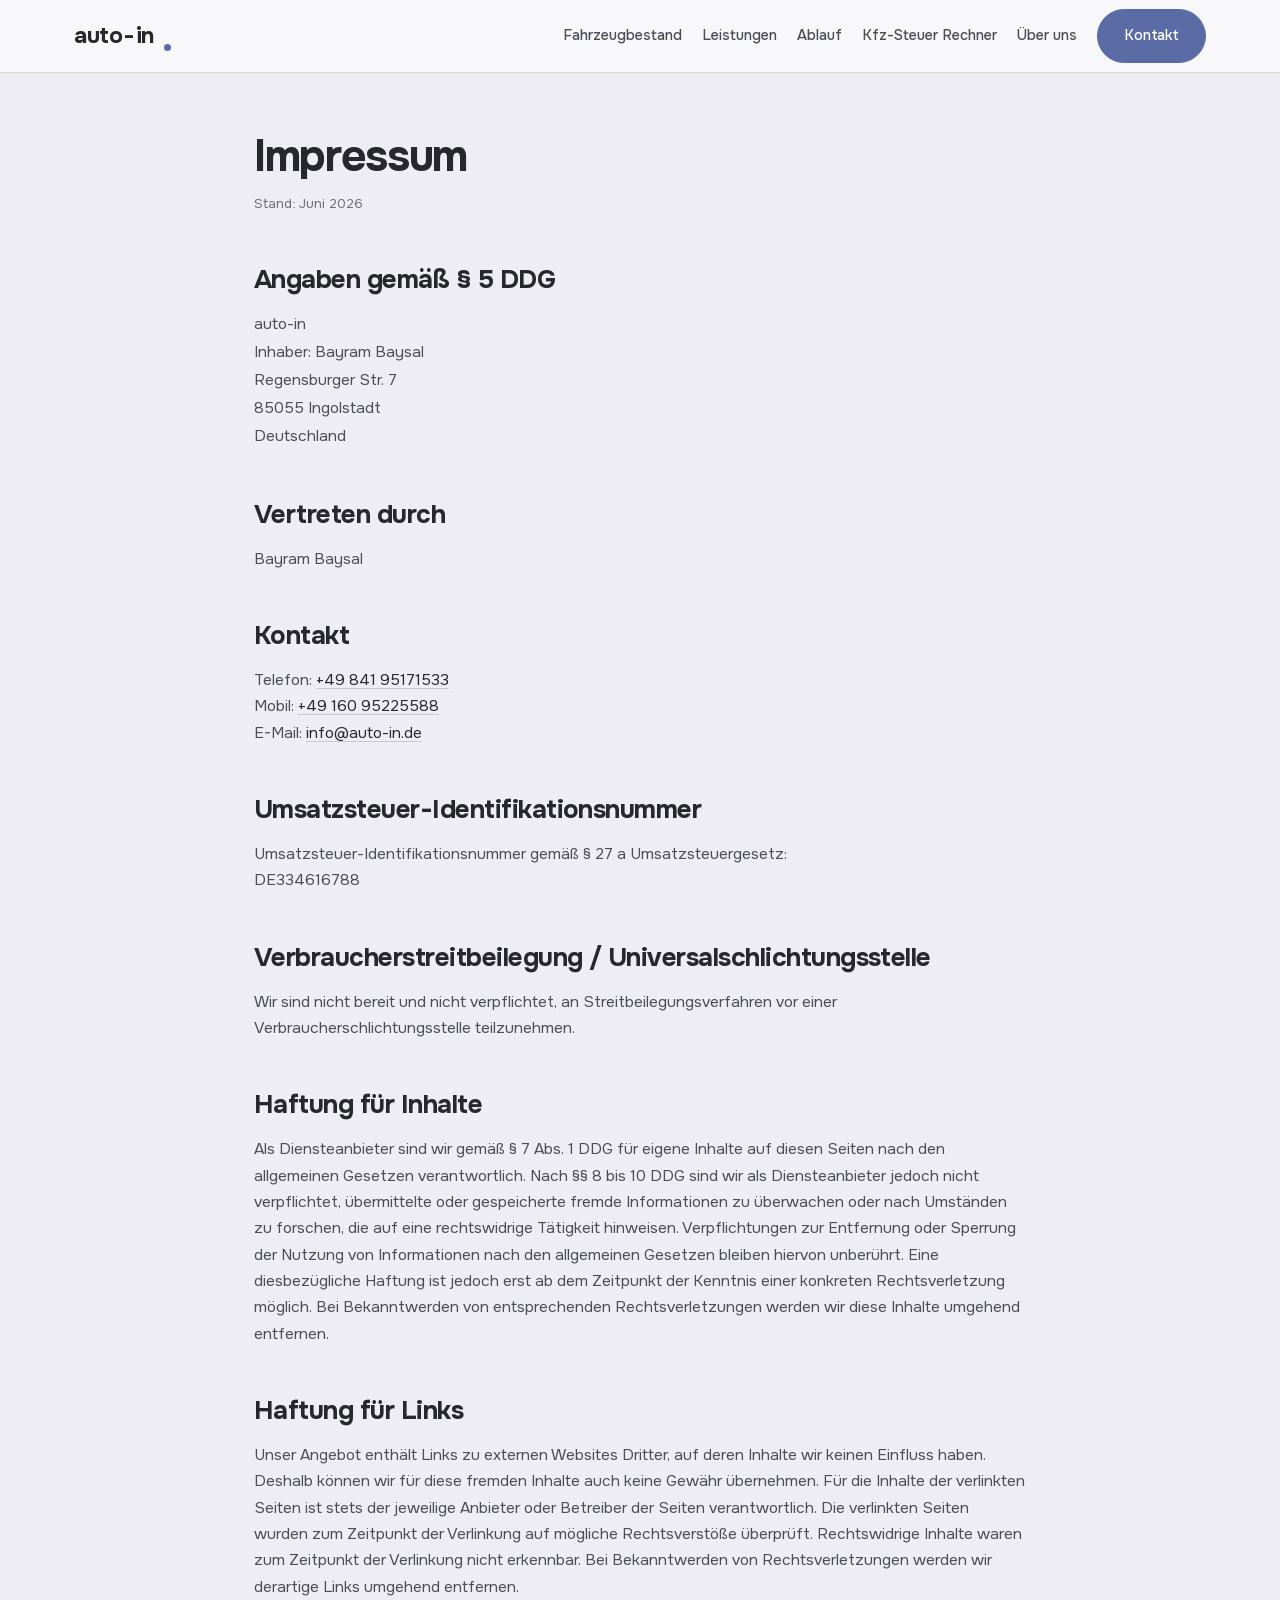
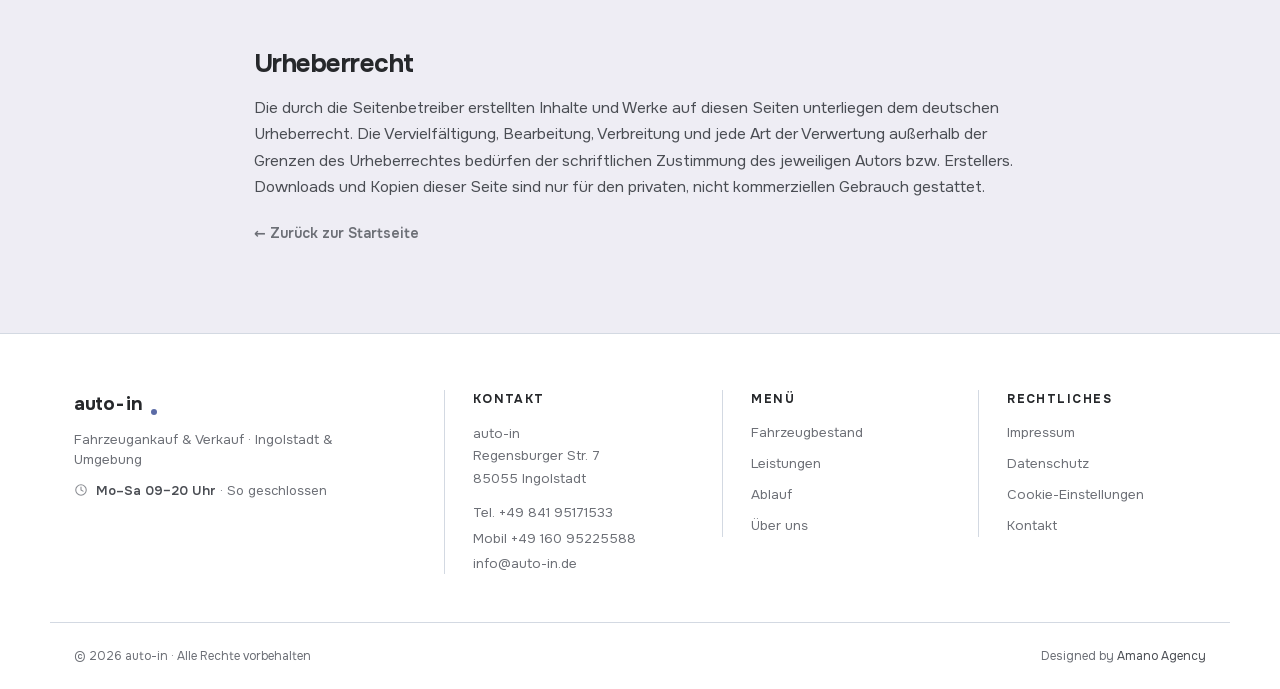
<file: impressum.html>
<!DOCTYPE html>
<!--
  Hinweis: Diese Seite wurde als Vorlage auf Basis der gelieferten Angaben
  erstellt. Bitte vor Livegang juristisch prüfen lassen und die E-Mail-Adresse
  sowie die Rechtsform (Einzelunternehmen / GmbH inkl. ggf. Handelsregister-Nr.)
  verifizieren.
-->
<html lang="de">
<head>
<meta charset="UTF-8">
<script id="Cookiebot" src="https://consent.cookiebot.com/uc.js" data-cbid="3a8f2f6e-0bb7-48cb-b4e5-4815710e9fdd" data-blockingmode="auto" type="text/javascript"></script>
<!-- Google Tag Manager -->
<script data-cookieconsent="ignore">(function(w,d,s,l,i){w[l]=w[l]||[];w[l].push({'gtm.start':
new Date().getTime(),event:'gtm.js'});var f=d.getElementsByTagName(s)[0],
j=d.createElement(s),dl=l!='dataLayer'?'&l='+l:'';j.async=true;j.src=
'https://www.googletagmanager.com/gtm.js?id='+i+dl;f.parentNode.insertBefore(j,f);
})(window,document,'script','dataLayer','GTM-KH8R4TSZ');</script>
<!-- End Google Tag Manager -->
<meta name="viewport" content="width=device-width, initial-scale=1.0">
<title>Impressum — auto-in Ingolstadt</title>
<meta name="robots" content="noindex">
<meta name="theme-color" content="#eeedf4">
<link rel="icon" type="image/svg+xml" href="favicon.svg">
<link rel="apple-touch-icon" href="assets/apple-touch-icon.png">
<link rel="preload" href="assets/fonts/onest-latin.woff2" as="font" type="font/woff2" crossorigin>
<link rel="stylesheet" href="css/styles.css">
</head>
<body>
<!-- Google Tag Manager (noscript) -->
<noscript><iframe src="https://www.googletagmanager.com/ns.html?id=GTM-KH8R4TSZ"
height="0" width="0" style="display:none;visibility:hidden"></iframe></noscript>
<!-- End Google Tag Manager (noscript) -->

<!-- ============ HEADER ============ -->
<header>
  <div class="wrap nav">
    <a href="index.html" class="brand">auto<span class="dash">-</span>in<span class="dot"></span></a>
    <nav class="nav-links">
      <a href="fahrzeugbestand.html">Fahrzeugbestand</a>
      <a href="leistungen.html">Leistungen</a>
      <a href="prozess.html"><span class="nav-lg">Wie läuft der Verkauf ab</span><span class="nav-sm">Ablauf</span></a>
      <a href="kfz-steuer.html">Kfz-Steuer Rechner</a>
      <a href="ueber-uns.html">Über uns</a>
      <a href="index.html#kontakt" class="btn nav-cta">Kontakt</a>
    </nav>
  </div>
</header>

<!-- ============ IMPRESSUM ============ -->
<section class="legal">
  <div class="wrap legal-wrap">
    <h1>Impressum</h1>
    <p class="updated">Stand: Juni 2026</p>

    <h2>Angaben gemäß § 5 DDG</h2>
    <p class="addr">
      auto-in<br>
      Inhaber: Bayram Baysal<br>
      Regensburger Str. 7<br>
      85055 Ingolstadt<br>
      Deutschland
    </p>

    <h2>Vertreten durch</h2>
    <p>Bayram Baysal</p>

    <h2>Kontakt</h2>
    <p>
      Telefon: <a href="tel:+4984195171533">+49 841 95171533</a><br>
      Mobil: <a href="tel:+4916095225588">+49 160 95225588</a><br>
      E-Mail: <a href="mailto:info@auto-in.de">info@auto-in.de</a>
    </p>

    <h2>Umsatzsteuer-Identifikationsnummer</h2>
    <p>Umsatzsteuer-Identifikationsnummer gemäß § 27 a Umsatzsteuergesetz:<br>DE334616788</p>

    <h2>Verbraucherstreitbeilegung / Universalschlichtungsstelle</h2>
    <p>Wir sind nicht bereit und nicht verpflichtet, an Streitbeilegungsverfahren vor einer Verbraucherschlichtungsstelle teilzunehmen.</p>

    <h2>Haftung für Inhalte</h2>
    <p>Als Diensteanbieter sind wir gemäß § 7 Abs. 1 DDG für eigene Inhalte auf diesen Seiten nach den allgemeinen Gesetzen verantwortlich. Nach §§ 8 bis 10 DDG sind wir als Diensteanbieter jedoch nicht verpflichtet, übermittelte oder gespeicherte fremde Informationen zu überwachen oder nach Umständen zu forschen, die auf eine rechtswidrige Tätigkeit hinweisen. Verpflichtungen zur Entfernung oder Sperrung der Nutzung von Informationen nach den allgemeinen Gesetzen bleiben hiervon unberührt. Eine diesbezügliche Haftung ist jedoch erst ab dem Zeitpunkt der Kenntnis einer konkreten Rechtsverletzung möglich. Bei Bekanntwerden von entsprechenden Rechtsverletzungen werden wir diese Inhalte umgehend entfernen.</p>

    <h2>Haftung für Links</h2>
    <p>Unser Angebot enthält Links zu externen Websites Dritter, auf deren Inhalte wir keinen Einfluss haben. Deshalb können wir für diese fremden Inhalte auch keine Gewähr übernehmen. Für die Inhalte der verlinkten Seiten ist stets der jeweilige Anbieter oder Betreiber der Seiten verantwortlich. Die verlinkten Seiten wurden zum Zeitpunkt der Verlinkung auf mögliche Rechtsverstöße überprüft. Rechtswidrige Inhalte waren zum Zeitpunkt der Verlinkung nicht erkennbar. Bei Bekanntwerden von Rechtsverletzungen werden wir derartige Links umgehend entfernen.</p>

    <h2>Urheberrecht</h2>
    <p>Die durch die Seitenbetreiber erstellten Inhalte und Werke auf diesen Seiten unterliegen dem deutschen Urheberrecht. Die Vervielfältigung, Bearbeitung, Verbreitung und jede Art der Verwertung außerhalb der Grenzen des Urheberrechtes bedürfen der schriftlichen Zustimmung des jeweiligen Autors bzw. Erstellers. Downloads und Kopien dieser Seite sind nur für den privaten, nicht kommerziellen Gebrauch gestattet.</p>

    <a href="index.html" class="back">← Zurück zur Startseite</a>
  </div>
</section>

<!-- ============ FOOTER ============ -->
<footer>
  <div class="wrap foot">
    <div class="foot-brand">
      <div class="fb">auto<span class="dash">-</span>in<span class="dot"></span></div>
      <div class="foot-loc">Fahrzeugankauf &amp; Verkauf · Ingolstadt &amp; Umgebung</div>
      <div class="foot-hours"><svg viewBox="0 0 24 24" fill="none" stroke="currentColor" stroke-width="1.8" stroke-linecap="round" stroke-linejoin="round" aria-hidden="true"><circle cx="12" cy="12" r="9"></circle><path d="M12 7v5l3.5 2"></path></svg><span><b>Mo–Sa 09–20 Uhr</b> · So geschlossen</span></div>
    </div>
    <div class="foot-contact">
      <div class="foot-h">Kontakt</div>
      <address>auto<span class="dash">-</span>in<br>Regensburger Str. 7<br>85055 Ingolstadt</address>
      <a href="tel:+4984195171533">Tel. +49 841 95171533</a>
      <a href="tel:+4916095225588">Mobil +49 160 95225588</a>
      <a href="mailto:info@auto-in.de">info@auto-in.de</a>
    </div>
    <div class="foot-col">
      <div class="foot-h">Menü</div>
      <a href="fahrzeugbestand.html">Fahrzeugbestand</a>
      <a href="leistungen.html">Leistungen</a>
      <a href="prozess.html">Ablauf</a>
      <a href="ueber-uns.html">Über uns</a>
    </div>
    <div class="foot-col">
      <div class="foot-h">Rechtliches</div>
      <a href="impressum.html">Impressum</a>
      <a href="datenschutz.html">Datenschutz</a>
      <a href="#" onclick="window.Cookiebot&&Cookiebot.renew();return false;">Cookie-Einstellungen</a>
      <a href="index.html#kontakt">Kontakt</a>
    </div>
  </div>
  <div class="wrap foot-bottom">
    <div class="foot-legal">© 2026 auto-in · Alle Rechte vorbehalten</div>
    <div class="foot-legal">Designed by <a href="https://amano.agency" target="_blank" rel="noopener">Amano Agency</a></div>
  </div>
</footer>

</body>
</html>
</file>
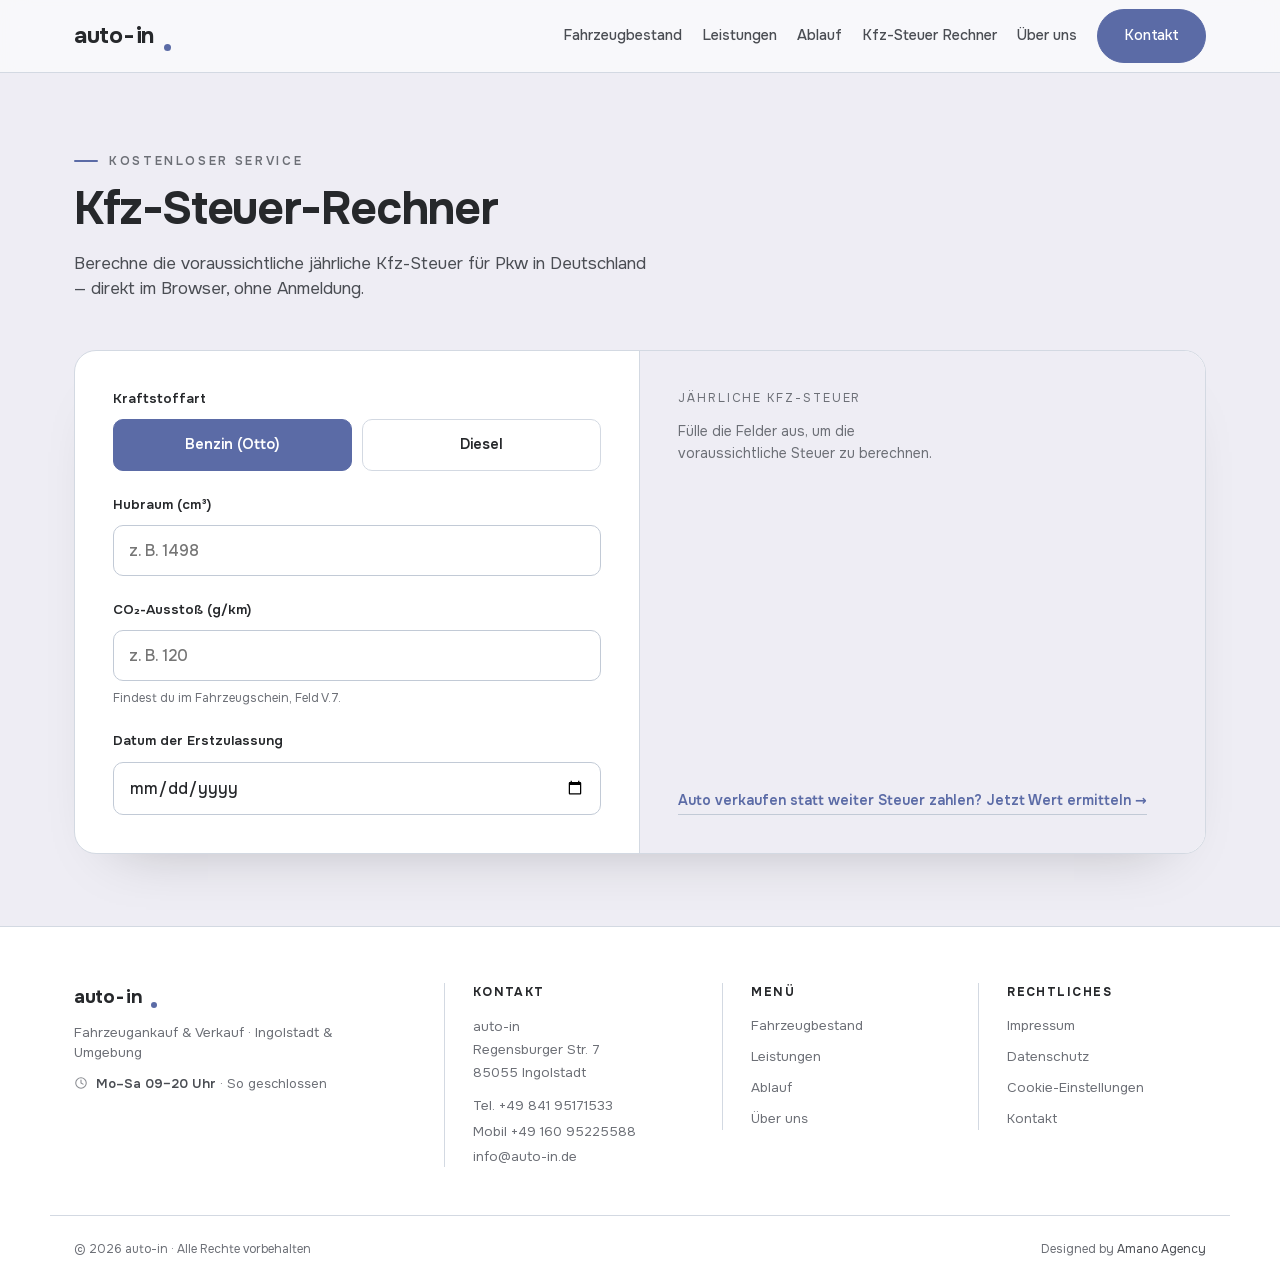
<file: kfz-steuer.html>
<!DOCTYPE html>
<html lang="de">
<head>
<meta charset="UTF-8">
<script id="Cookiebot" src="https://consent.cookiebot.com/uc.js" data-cbid="3a8f2f6e-0bb7-48cb-b4e5-4815710e9fdd" data-blockingmode="auto" type="text/javascript"></script>
<!-- Google Tag Manager -->
<script data-cookieconsent="ignore">(function(w,d,s,l,i){w[l]=w[l]||[];w[l].push({'gtm.start':
new Date().getTime(),event:'gtm.js'});var f=d.getElementsByTagName(s)[0],
j=d.createElement(s),dl=l!='dataLayer'?'&l='+l:'';j.async=true;j.src=
'https://www.googletagmanager.com/gtm.js?id='+i+dl;f.parentNode.insertBefore(j,f);
})(window,document,'script','dataLayer','GTM-KH8R4TSZ');</script>
<!-- End Google Tag Manager -->
<meta name="viewport" content="width=device-width, initial-scale=1.0">
<title>Kfz-Steuer-Rechner — auto-in Ingolstadt</title>
<meta name="description" content="Kostenloser Kfz-Steuer-Rechner: voraussichtliche jährliche Kfz-Steuer für Pkw in Deutschland — direkt im Browser, ohne Anmeldung.">
<link rel="canonical" href="https://kfzankauf-ingolstadt.de/kfz-steuer">
<meta name="theme-color" content="#eeedf4">
<link rel="icon" type="image/svg+xml" href="favicon.svg">
<link rel="apple-touch-icon" href="assets/apple-touch-icon.png">
<meta property="og:type" content="website">
<meta property="og:locale" content="de_DE">
<meta property="og:site_name" content="auto-in">
<meta property="og:title" content="Kfz-Steuer-Rechner — auto-in Ingolstadt">
<meta property="og:description" content="Berechne die voraussichtliche jährliche Kfz-Steuer für Pkw — direkt im Browser, ohne Anmeldung.">
<meta property="og:url" content="https://kfzankauf-ingolstadt.de/kfz-steuer">
<meta property="og:image" content="https://kfzankauf-ingolstadt.de/assets/hero-uebergabe.jpg">
<meta name="twitter:card" content="summary_large_image">
<link rel="preload" href="assets/fonts/onest-latin.woff2" as="font" type="font/woff2" crossorigin>
<link rel="stylesheet" href="css/styles.css">
</head>
<body>
<!-- Google Tag Manager (noscript) -->
<noscript><iframe src="https://www.googletagmanager.com/ns.html?id=GTM-KH8R4TSZ"
height="0" width="0" style="display:none;visibility:hidden"></iframe></noscript>
<!-- End Google Tag Manager (noscript) -->

<!-- ============ HEADER ============ -->
<header>
  <div class="wrap nav">
    <a href="index.html" class="brand">auto<span class="dash">-</span>in<span class="dot"></span></a>
    <nav class="nav-links">
      <a href="fahrzeugbestand.html">Fahrzeugbestand</a>
      <a href="leistungen.html">Leistungen</a>
      <a href="prozess.html"><span class="nav-lg">Wie läuft der Verkauf ab</span><span class="nav-sm">Ablauf</span></a>
      <a href="kfz-steuer.html">Kfz-Steuer Rechner</a>
      <a href="ueber-uns.html">Über uns</a>
      <a href="index.html#kontakt" class="btn nav-cta">Kontakt</a>
    </nav>
  </div>
</header>

<a id="top"></a>

<!-- ============ KFZ-STEUER-RECHNER ============ -->
<section class="block" id="steuer">
  <div class="wrap">
    <div class="sec-head reveal">
      <span class="eyebrow">Kostenloser Service</span>
      <h2>Kfz-Steuer-Rechner</h2>
      <p>Berechne die voraussichtliche jährliche Kfz-Steuer für Pkw in Deutschland — direkt im Browser, ohne Anmeldung.</p>
    </div>

    <div class="tx-card reveal">
      <div class="tx-grid">
        <div class="tx-form">
          <div class="tx-field">
            <label>Kraftstoffart</label>
            <div class="tx-seg">
              <label><input type="radio" name="txFuel" value="benzin" checked>Benzin (Otto)</label>
              <label><input type="radio" name="txFuel" value="diesel">Diesel</label>
            </div>
          </div>
          <div class="tx-field">
            <label for="txHubraum">Hubraum (cm³)</label>
            <input class="tx-input" id="txHubraum" inputmode="numeric" placeholder="z. B. 1498">
          </div>
          <div class="tx-field">
            <label for="txCo2">CO₂-Ausstoß (g/km)</label>
            <input class="tx-input" id="txCo2" inputmode="numeric" placeholder="z. B. 120">
            <div class="tx-hint">Findest du im Fahrzeugschein, Feld V.7.</div>
          </div>
          <div class="tx-field">
            <label for="txDate">Datum der Erstzulassung</label>
            <input class="tx-date" id="txDate" type="date">
          </div>
        </div>

        <div class="tx-result">
          <div id="txLocked">
            <div class="tx-r-eyebrow">Jährliche Kfz-Steuer</div>
            <p class="tx-locked-p">Fülle die Felder aus, um die voraussichtliche Steuer zu berechnen.</p>
          </div>
          <div id="txLive" style="display:none">
            <div class="tx-r-eyebrow">Jährliche Kfz-Steuer (ca.)</div>
            <div class="tx-amount"><span id="txAmount">0</span><span class="per">€ / Jahr</span></div>
            <div class="tx-break">
              <div class="tx-row"><span>Hubraum-Anteil</span><b id="txHubRow">0,00 €</b></div>
              <div class="tx-row"><span>CO₂-Anteil</span><b id="txCo2Row">0,00 €</b></div>
            </div>
            <div id="txHint" class="tx-note" style="display:none"></div>
            <p class="tx-note">Unverbindliche Berechnung. Maßgeblich ist der Steuerbescheid des Hauptzollamts.</p>
          </div>
          <div class="tx-cta">
            <a href="index.html#wizard">Auto verkaufen statt weiter Steuer zahlen? Jetzt Wert ermitteln →</a>
          </div>
        </div>
      </div>
    </div>
  </div>
</section>

<!-- ============ FOOTER ============ -->
<footer>
  <div class="wrap foot">
    <div class="foot-brand">
      <div class="fb">auto<span class="dash">-</span>in<span class="dot"></span></div>
      <div class="foot-loc">Fahrzeugankauf &amp; Verkauf · Ingolstadt &amp; Umgebung</div>
      <div class="foot-hours"><svg viewBox="0 0 24 24" fill="none" stroke="currentColor" stroke-width="1.8" stroke-linecap="round" stroke-linejoin="round" aria-hidden="true"><circle cx="12" cy="12" r="9"></circle><path d="M12 7v5l3.5 2"></path></svg><span><b>Mo–Sa 09–20 Uhr</b> · So geschlossen</span></div>
    </div>
    <div class="foot-contact">
      <div class="foot-h">Kontakt</div>
      <address>auto<span class="dash">-</span>in<br>Regensburger Str. 7<br>85055 Ingolstadt</address>
      <a href="tel:+4984195171533">Tel. +49 841 95171533</a>
      <a href="tel:+4916095225588">Mobil +49 160 95225588</a>
      <a href="mailto:info@auto-in.de">info@auto-in.de</a>
    </div>
    <div class="foot-col">
      <div class="foot-h">Menü</div>
      <a href="fahrzeugbestand.html">Fahrzeugbestand</a>
      <a href="leistungen.html">Leistungen</a>
      <a href="prozess.html">Ablauf</a>
      <a href="ueber-uns.html">Über uns</a>
    </div>
    <div class="foot-col">
      <div class="foot-h">Rechtliches</div>
      <a href="impressum.html">Impressum</a>
      <a href="datenschutz.html">Datenschutz</a>
      <a href="#" onclick="window.Cookiebot&&Cookiebot.renew();return false;">Cookie-Einstellungen</a>
      <a href="index.html#kontakt">Kontakt</a>
    </div>
  </div>
  <div class="wrap foot-bottom">
    <div class="foot-legal">© 2026 auto-in · Alle Rechte vorbehalten</div>
    <div class="foot-legal">Designed by <a href="https://amano.agency" target="_blank" rel="noopener">Amano Agency</a></div>
  </div>
</footer>

<script src="js/auto-in.js"></script>
</body>
</html>
</file>
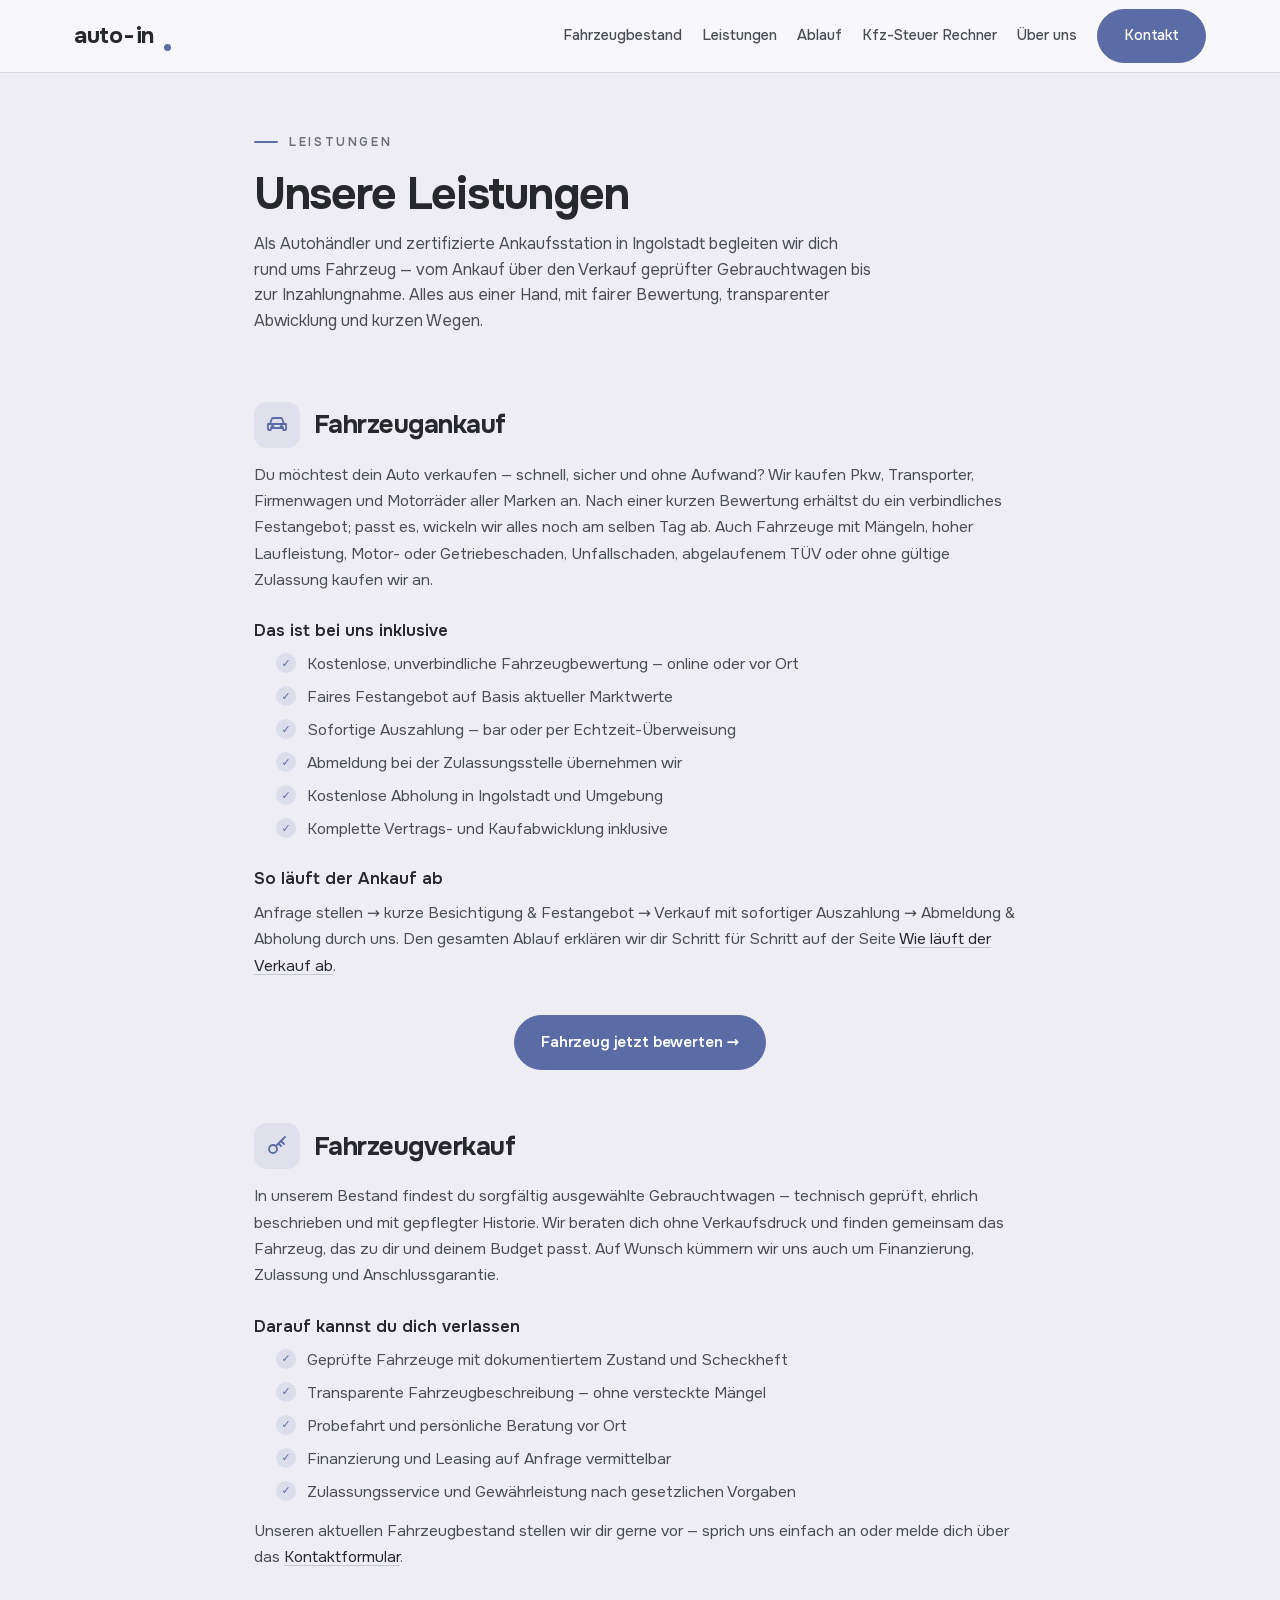
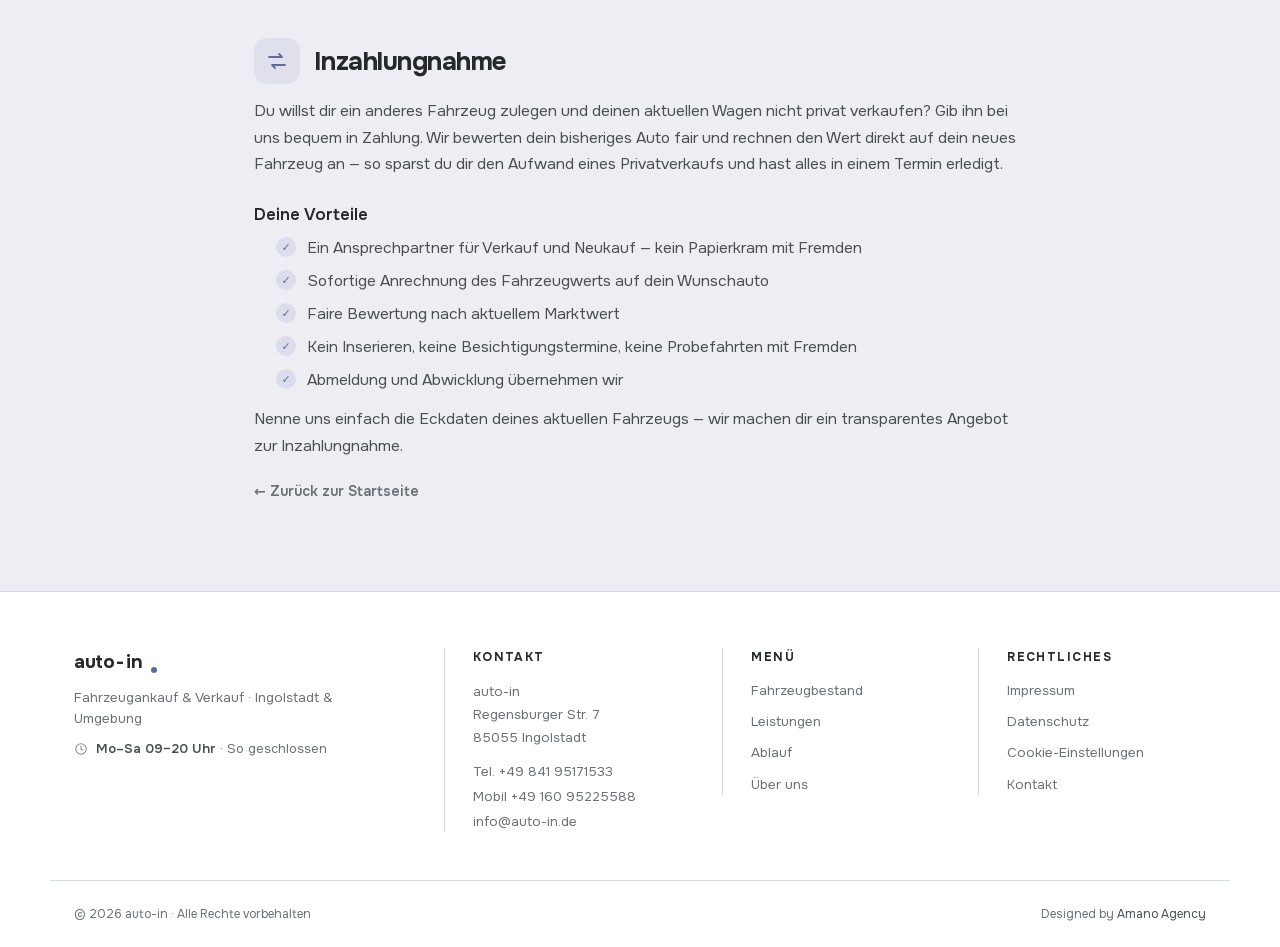
<file: leistungen.html>
<!DOCTYPE html>
<html lang="de">
<head>
<meta charset="UTF-8">
<script id="Cookiebot" src="https://consent.cookiebot.com/uc.js" data-cbid="3a8f2f6e-0bb7-48cb-b4e5-4815710e9fdd" data-blockingmode="auto" type="text/javascript"></script>
<!-- Google Tag Manager -->
<script data-cookieconsent="ignore">(function(w,d,s,l,i){w[l]=w[l]||[];w[l].push({'gtm.start':
new Date().getTime(),event:'gtm.js'});var f=d.getElementsByTagName(s)[0],
j=d.createElement(s),dl=l!='dataLayer'?'&l='+l:'';j.async=true;j.src=
'https://www.googletagmanager.com/gtm.js?id='+i+dl;f.parentNode.insertBefore(j,f);
})(window,document,'script','dataLayer','GTM-KH8R4TSZ');</script>
<!-- End Google Tag Manager -->
<meta name="viewport" content="width=device-width, initial-scale=1.0">
<title>Leistungen — auto-in Ingolstadt</title>
<meta name="description" content="Fahrzeugankauf, Fahrzeugverkauf und Inzahlungnahme bei auto-in in Ingolstadt — fair, schnell und aus einer Hand.">
<link rel="canonical" href="https://kfzankauf-ingolstadt.de/leistungen">
<meta name="theme-color" content="#eeedf4">
<link rel="icon" type="image/svg+xml" href="favicon.svg">
<link rel="apple-touch-icon" href="assets/apple-touch-icon.png">
<meta property="og:type" content="website">
<meta property="og:locale" content="de_DE">
<meta property="og:site_name" content="auto-in">
<meta property="og:title" content="Leistungen — auto-in Ingolstadt">
<meta property="og:description" content="Fahrzeugankauf, Fahrzeugverkauf und Inzahlungnahme bei auto-in in Ingolstadt — fair, schnell und aus einer Hand.">
<meta property="og:url" content="https://kfzankauf-ingolstadt.de/leistungen">
<meta property="og:image" content="https://kfzankauf-ingolstadt.de/assets/hero-uebergabe.jpg">
<meta name="twitter:card" content="summary_large_image">
<link rel="preload" href="assets/fonts/onest-latin.woff2" as="font" type="font/woff2" crossorigin>
<link rel="stylesheet" href="css/styles.css">
</head>
<body>
<!-- Google Tag Manager (noscript) -->
<noscript><iframe src="https://www.googletagmanager.com/ns.html?id=GTM-KH8R4TSZ"
height="0" width="0" style="display:none;visibility:hidden"></iframe></noscript>
<!-- End Google Tag Manager (noscript) -->

<!-- ============ HEADER ============ -->
<header>
  <div class="wrap nav">
    <a href="index.html" class="brand">auto<span class="dash">-</span>in<span class="dot"></span></a>
    <nav class="nav-links">
      <a href="fahrzeugbestand.html">Fahrzeugbestand</a>
      <a href="leistungen.html">Leistungen</a>
      <a href="prozess.html"><span class="nav-lg">Wie läuft der Verkauf ab</span><span class="nav-sm">Ablauf</span></a>
      <a href="kfz-steuer.html">Kfz-Steuer Rechner</a>
      <a href="ueber-uns.html">Über uns</a>
      <a href="index.html#kontakt" class="btn nav-cta">Kontakt</a>
    </nav>
  </div>
</header>

<!-- ============ LEISTUNGEN ============ -->
<section class="legal">
  <div class="wrap legal-wrap">
    <span class="eyebrow">Leistungen</span>
    <h1>Unsere Leistungen</h1>
    <p class="updated" style="font-size:16px;color:var(--steel);max-width:62ch;line-height:1.6">Als Autohändler und zertifizierte Ankaufsstation in Ingolstadt begleiten wir dich rund ums Fahrzeug — vom Ankauf über den Verkauf geprüfter Gebrauchtwagen bis zur Inzahlungnahme. Alles aus einer Hand, mit fairer Bewertung, transparenter Abwicklung und kurzen Wegen.</p>

    <div id="ankauf" class="lst-item">
      <div class="lst-head">
        <div class="lst-ic"><svg viewBox="0 0 24 24" fill="none" stroke="currentColor" stroke-width="1.8" stroke-linecap="round" stroke-linejoin="round" aria-hidden="true"><path d="M5 11l1.5-4.5A2 2 0 0 1 8.4 5h7.2a2 2 0 0 1 1.9 1.5L19 11"></path><path d="M3 11h18v5a1 1 0 0 1-1 1h-1a1 1 0 0 1-1-1v-1H6v1a1 1 0 0 1-1 1H4a1 1 0 0 1-1-1z"></path><circle cx="7.5" cy="14" r="1"></circle><circle cx="16.5" cy="14" r="1"></circle></svg></div>
        <h2>Fahrzeugankauf</h2>
      </div>
      <p>Du möchtest dein Auto verkaufen — schnell, sicher und ohne Aufwand? Wir kaufen Pkw, Transporter, Firmenwagen und Motorräder aller Marken an. Nach einer kurzen Bewertung erhältst du ein verbindliches Festangebot; passt es, wickeln wir alles noch am selben Tag ab. Auch Fahrzeuge mit Mängeln, hoher Laufleistung, Motor- oder Getriebeschaden, Unfallschaden, abgelaufenem TÜV oder ohne gültige Zulassung kaufen wir an.</p>
      <h3>Das ist bei uns inklusive</h3>
      <ul class="lst-list">
        <li>Kostenlose, unverbindliche Fahrzeugbewertung — online oder vor Ort</li>
        <li>Faires Festangebot auf Basis aktueller Marktwerte</li>
        <li>Sofortige Auszahlung — bar oder per Echtzeit-Überweisung</li>
        <li>Abmeldung bei der Zulassungsstelle übernehmen wir</li>
        <li>Kostenlose Abholung in Ingolstadt und Umgebung</li>
        <li>Komplette Vertrags- und Kaufabwicklung inklusive</li>
      </ul>
      <h3>So läuft der Ankauf ab</h3>
      <p>Anfrage stellen → kurze Besichtigung &amp; Festangebot → Verkauf mit sofortiger Auszahlung → Abmeldung &amp; Abholung durch uns. Den gesamten Ablauf erklären wir dir Schritt für Schritt auf der Seite <a href="prozess.html">Wie läuft der Verkauf ab</a>.</p>
      <div class="cta-row"><a href="index.html#wizard" class="btn btn-accent">Fahrzeug jetzt bewerten →</a></div>
    </div>

    <div id="verkauf" class="lst-item">
      <div class="lst-head">
        <div class="lst-ic"><svg viewBox="0 0 24 24" fill="none" stroke="currentColor" stroke-width="1.8" stroke-linecap="round" stroke-linejoin="round" aria-hidden="true"><circle cx="8" cy="15" r="4"></circle><path d="M10.8 12.2 20 3"></path><path d="m16 7 3 3"></path><path d="m13.5 9.5 2.5 2.5"></path></svg></div>
        <h2>Fahrzeugverkauf</h2>
      </div>
      <p>In unserem Bestand findest du sorgfältig ausgewählte Gebrauchtwagen — technisch geprüft, ehrlich beschrieben und mit gepflegter Historie. Wir beraten dich ohne Verkaufsdruck und finden gemeinsam das Fahrzeug, das zu dir und deinem Budget passt. Auf Wunsch kümmern wir uns auch um Finanzierung, Zulassung und Anschlussgarantie.</p>
      <h3>Darauf kannst du dich verlassen</h3>
      <ul class="lst-list">
        <li>Geprüfte Fahrzeuge mit dokumentiertem Zustand und Scheckheft</li>
        <li>Transparente Fahrzeugbeschreibung — ohne versteckte Mängel</li>
        <li>Probefahrt und persönliche Beratung vor Ort</li>
        <li>Finanzierung und Leasing auf Anfrage vermittelbar</li>
        <li>Zulassungsservice und Gewährleistung nach gesetzlichen Vorgaben</li>
      </ul>
      <p>Unseren aktuellen Fahrzeugbestand stellen wir dir gerne vor — sprich uns einfach an oder melde dich über das <a href="index.html#kontakt">Kontaktformular</a>.</p>
    </div>

    <div id="inzahlungnahme" class="lst-item">
      <div class="lst-head">
        <div class="lst-ic"><svg viewBox="0 0 24 24" fill="none" stroke="currentColor" stroke-width="1.8" stroke-linecap="round" stroke-linejoin="round" aria-hidden="true"><path d="M4 8h13l-3-3"></path><path d="M20 16H7l3 3"></path></svg></div>
        <h2>Inzahlungnahme</h2>
      </div>
      <p>Du willst dir ein anderes Fahrzeug zulegen und deinen aktuellen Wagen nicht privat verkaufen? Gib ihn bei uns bequem in Zahlung. Wir bewerten dein bisheriges Auto fair und rechnen den Wert direkt auf dein neues Fahrzeug an — so sparst du dir den Aufwand eines Privatverkaufs und hast alles in einem Termin erledigt.</p>
      <h3>Deine Vorteile</h3>
      <ul class="lst-list">
        <li>Ein Ansprechpartner für Verkauf und Neukauf — kein Papierkram mit Fremden</li>
        <li>Sofortige Anrechnung des Fahrzeugwerts auf dein Wunschauto</li>
        <li>Faire Bewertung nach aktuellem Marktwert</li>
        <li>Kein Inserieren, keine Besichtigungstermine, keine Probefahrten mit Fremden</li>
        <li>Abmeldung und Abwicklung übernehmen wir</li>
      </ul>
      <p>Nenne uns einfach die Eckdaten deines aktuellen Fahrzeugs — wir machen dir ein transparentes Angebot zur Inzahlungnahme.</p>
    </div>

    <a href="index.html" class="back">← Zurück zur Startseite</a>
  </div>
</section>

<footer>
  <div class="wrap foot">
    <div class="foot-brand">
      <div class="fb">auto<span class="dash">-</span>in<span class="dot"></span></div>
      <div class="foot-loc">Fahrzeugankauf &amp; Verkauf · Ingolstadt &amp; Umgebung</div>
      <div class="foot-hours"><svg viewBox="0 0 24 24" fill="none" stroke="currentColor" stroke-width="1.8" stroke-linecap="round" stroke-linejoin="round" aria-hidden="true"><circle cx="12" cy="12" r="9"></circle><path d="M12 7v5l3.5 2"></path></svg><span><b>Mo–Sa 09–20 Uhr</b> · So geschlossen</span></div>
    </div>
    <div class="foot-contact">
      <div class="foot-h">Kontakt</div>
      <address>auto<span class="dash">-</span>in<br>Regensburger Str. 7<br>85055 Ingolstadt</address>
      <a href="tel:+4984195171533">Tel. +49 841 95171533</a>
      <a href="tel:+4916095225588">Mobil +49 160 95225588</a>
      <a href="mailto:info@auto-in.de">info@auto-in.de</a>
    </div>
    <div class="foot-col">
      <div class="foot-h">Menü</div>
      <a href="fahrzeugbestand.html">Fahrzeugbestand</a>
      <a href="leistungen.html">Leistungen</a>
      <a href="prozess.html">Ablauf</a>
      <a href="ueber-uns.html">Über uns</a>
    </div>
    <div class="foot-col">
      <div class="foot-h">Rechtliches</div>
      <a href="impressum.html">Impressum</a>
      <a href="datenschutz.html">Datenschutz</a>
      <a href="#" onclick="window.Cookiebot&&Cookiebot.renew();return false;">Cookie-Einstellungen</a>
      <a href="index.html#kontakt">Kontakt</a>
    </div>
  </div>
  <div class="wrap foot-bottom">
    <div class="foot-legal">© 2026 auto-in · Alle Rechte vorbehalten</div>
    <div class="foot-legal">Designed by <a href="https://amano.agency" target="_blank" rel="noopener">Amano Agency</a></div>
  </div>
</footer>

<script src="js/auto-in.js"></script>
</body>
</html>
</file>
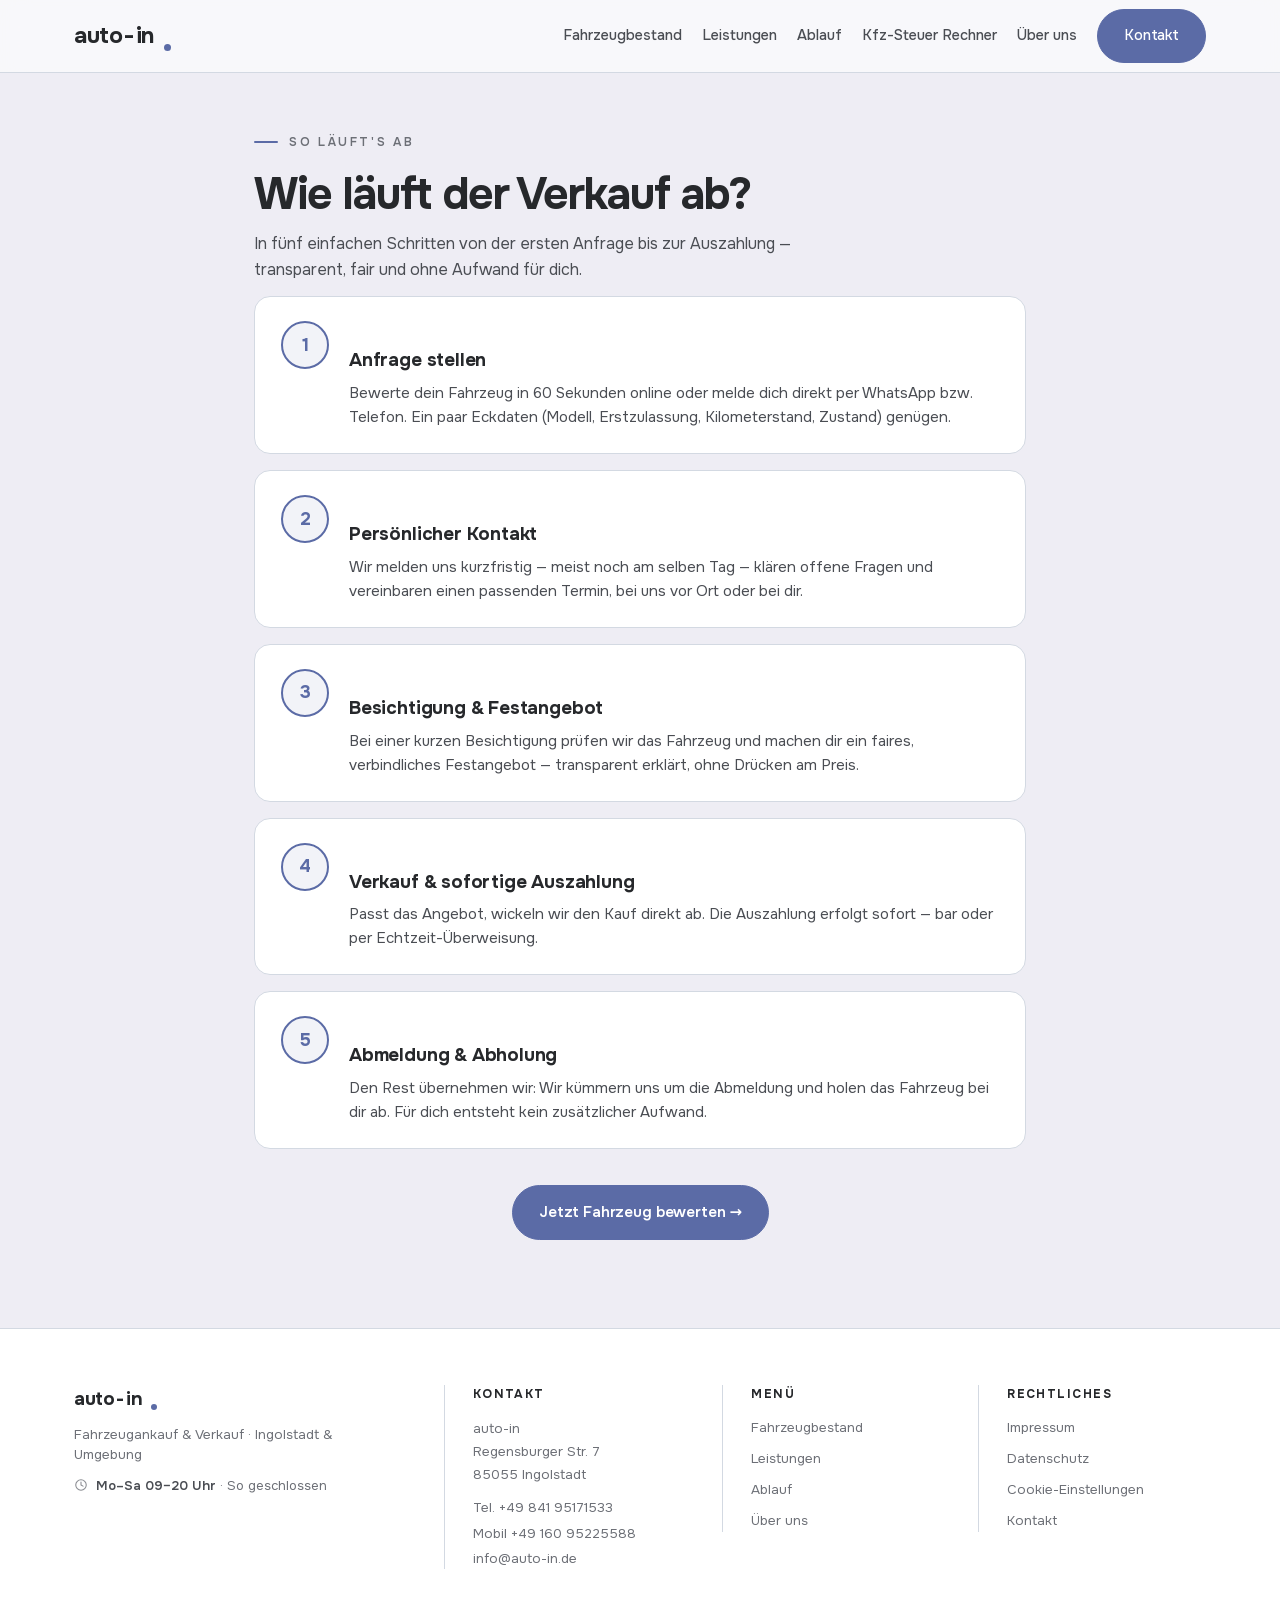
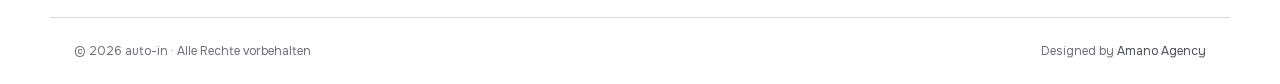
<file: prozess.html>
<!DOCTYPE html>
<html lang="de">
<head>
<meta charset="UTF-8">
<script id="Cookiebot" src="https://consent.cookiebot.com/uc.js" data-cbid="3a8f2f6e-0bb7-48cb-b4e5-4815710e9fdd" data-blockingmode="auto" type="text/javascript"></script>
<!-- Google Tag Manager -->
<script data-cookieconsent="ignore">(function(w,d,s,l,i){w[l]=w[l]||[];w[l].push({'gtm.start':
new Date().getTime(),event:'gtm.js'});var f=d.getElementsByTagName(s)[0],
j=d.createElement(s),dl=l!='dataLayer'?'&l='+l:'';j.async=true;j.src=
'https://www.googletagmanager.com/gtm.js?id='+i+dl;f.parentNode.insertBefore(j,f);
})(window,document,'script','dataLayer','GTM-KH8R4TSZ');</script>
<!-- End Google Tag Manager -->
<meta name="viewport" content="width=device-width, initial-scale=1.0">
<title>Wie läuft der Verkauf ab? — auto-in Ingolstadt</title>
<meta name="description" content="In 5 einfachen Schritten zum Verkauf: von der kostenlosen Anfrage über das Festangebot bis zur sofortigen Auszahlung samt Abmeldung & Abholung.">
<link rel="canonical" href="https://kfzankauf-ingolstadt.de/prozess">
<meta name="theme-color" content="#eeedf4">
<link rel="icon" type="image/svg+xml" href="favicon.svg">
<link rel="apple-touch-icon" href="assets/apple-touch-icon.png">
<meta property="og:type" content="website">
<meta property="og:locale" content="de_DE">
<meta property="og:site_name" content="auto-in">
<meta property="og:title" content="Wie läuft der Verkauf ab? — auto-in">
<meta property="og:description" content="In 5 einfachen Schritten zum Verkauf — fair, schnell und ohne Aufwand für dich.">
<meta property="og:url" content="https://kfzankauf-ingolstadt.de/prozess">
<meta property="og:image" content="https://kfzankauf-ingolstadt.de/assets/hero-uebergabe.jpg">
<meta name="twitter:card" content="summary_large_image">
<link rel="preload" href="assets/fonts/onest-latin.woff2" as="font" type="font/woff2" crossorigin>
<link rel="stylesheet" href="css/styles.css">
</head>
<body>
<!-- Google Tag Manager (noscript) -->
<noscript><iframe src="https://www.googletagmanager.com/ns.html?id=GTM-KH8R4TSZ"
height="0" width="0" style="display:none;visibility:hidden"></iframe></noscript>
<!-- End Google Tag Manager (noscript) -->

<!-- ============ HEADER ============ -->
<header>
  <div class="wrap nav">
    <a href="index.html" class="brand">auto<span class="dash">-</span>in<span class="dot"></span></a>
    <nav class="nav-links">
      <a href="fahrzeugbestand.html">Fahrzeugbestand</a>
      <a href="leistungen.html">Leistungen</a>
      <a href="prozess.html"><span class="nav-lg">Wie läuft der Verkauf ab</span><span class="nav-sm">Ablauf</span></a>
      <a href="kfz-steuer.html">Kfz-Steuer Rechner</a>
      <a href="ueber-uns.html">Über uns</a>
      <a href="index.html#kontakt" class="btn nav-cta">Kontakt</a>
    </nav>
  </div>
</header>

<!-- ============ PROZESS ============ -->
<section class="legal">
  <div class="wrap legal-wrap">
    <span class="eyebrow">So läuft's ab</span>
    <h1>Wie läuft der Verkauf ab?</h1>
    <p class="updated" style="font-size:16px;color:var(--steel);max-width:60ch;line-height:1.6">In fünf einfachen Schritten von der ersten Anfrage bis zur Auszahlung — transparent, fair und ohne Aufwand für dich.</p>

    <div class="proc-steps">
      <div class="proc-step reveal">
        <div class="proc-num">1</div>
        <div>
          <h3>Anfrage stellen</h3>
          <p>Bewerte dein Fahrzeug in 60 Sekunden online oder melde dich direkt per WhatsApp bzw. Telefon. Ein paar Eckdaten (Modell, Erstzulassung, Kilometerstand, Zustand) genügen.</p>
        </div>
      </div>
      <div class="proc-step reveal">
        <div class="proc-num">2</div>
        <div>
          <h3>Persönlicher Kontakt</h3>
          <p>Wir melden uns kurzfristig — meist noch am selben Tag — klären offene Fragen und vereinbaren einen passenden Termin, bei uns vor Ort oder bei dir.</p>
        </div>
      </div>
      <div class="proc-step reveal">
        <div class="proc-num">3</div>
        <div>
          <h3>Besichtigung &amp; Festangebot</h3>
          <p>Bei einer kurzen Besichtigung prüfen wir das Fahrzeug und machen dir ein faires, verbindliches Festangebot — transparent erklärt, ohne Drücken am Preis.</p>
        </div>
      </div>
      <div class="proc-step reveal">
        <div class="proc-num">4</div>
        <div>
          <h3>Verkauf &amp; sofortige Auszahlung</h3>
          <p>Passt das Angebot, wickeln wir den Kauf direkt ab. Die Auszahlung erfolgt sofort — bar oder per Echtzeit-Überweisung.</p>
        </div>
      </div>
      <div class="proc-step reveal">
        <div class="proc-num">5</div>
        <div>
          <h3>Abmeldung &amp; Abholung</h3>
          <p>Den Rest übernehmen wir: Wir kümmern uns um die Abmeldung und holen das Fahrzeug bei dir ab. Für dich entsteht kein zusätzlicher Aufwand.</p>
        </div>
      </div>
    </div>

    <div class="cta-row">
      <a href="index.html#wizard" class="btn btn-accent">Jetzt Fahrzeug bewerten →</a>
    </div>
  </div>
</section>

<!-- ============ FOOTER ============ -->
<footer>
  <div class="wrap foot">
    <div class="foot-brand">
      <div class="fb">auto<span class="dash">-</span>in<span class="dot"></span></div>
      <div class="foot-loc">Fahrzeugankauf &amp; Verkauf · Ingolstadt &amp; Umgebung</div>
      <div class="foot-hours"><svg viewBox="0 0 24 24" fill="none" stroke="currentColor" stroke-width="1.8" stroke-linecap="round" stroke-linejoin="round" aria-hidden="true"><circle cx="12" cy="12" r="9"></circle><path d="M12 7v5l3.5 2"></path></svg><span><b>Mo–Sa 09–20 Uhr</b> · So geschlossen</span></div>
    </div>
    <div class="foot-contact">
      <div class="foot-h">Kontakt</div>
      <address>auto<span class="dash">-</span>in<br>Regensburger Str. 7<br>85055 Ingolstadt</address>
      <a href="tel:+4984195171533">Tel. +49 841 95171533</a>
      <a href="tel:+4916095225588">Mobil +49 160 95225588</a>
      <a href="mailto:info@auto-in.de">info@auto-in.de</a>
    </div>
    <div class="foot-col">
      <div class="foot-h">Menü</div>
      <a href="fahrzeugbestand.html">Fahrzeugbestand</a>
      <a href="leistungen.html">Leistungen</a>
      <a href="prozess.html">Ablauf</a>
      <a href="ueber-uns.html">Über uns</a>
    </div>
    <div class="foot-col">
      <div class="foot-h">Rechtliches</div>
      <a href="impressum.html">Impressum</a>
      <a href="datenschutz.html">Datenschutz</a>
      <a href="#" onclick="window.Cookiebot&&Cookiebot.renew();return false;">Cookie-Einstellungen</a>
      <a href="index.html#kontakt">Kontakt</a>
    </div>
  </div>
  <div class="wrap foot-bottom">
    <div class="foot-legal">© 2026 auto-in · Alle Rechte vorbehalten</div>
    <div class="foot-legal">Designed by <a href="https://amano.agency" target="_blank" rel="noopener">Amano Agency</a></div>
  </div>
</footer>

<script src="js/auto-in.js"></script>
</body>
</html>
</file>
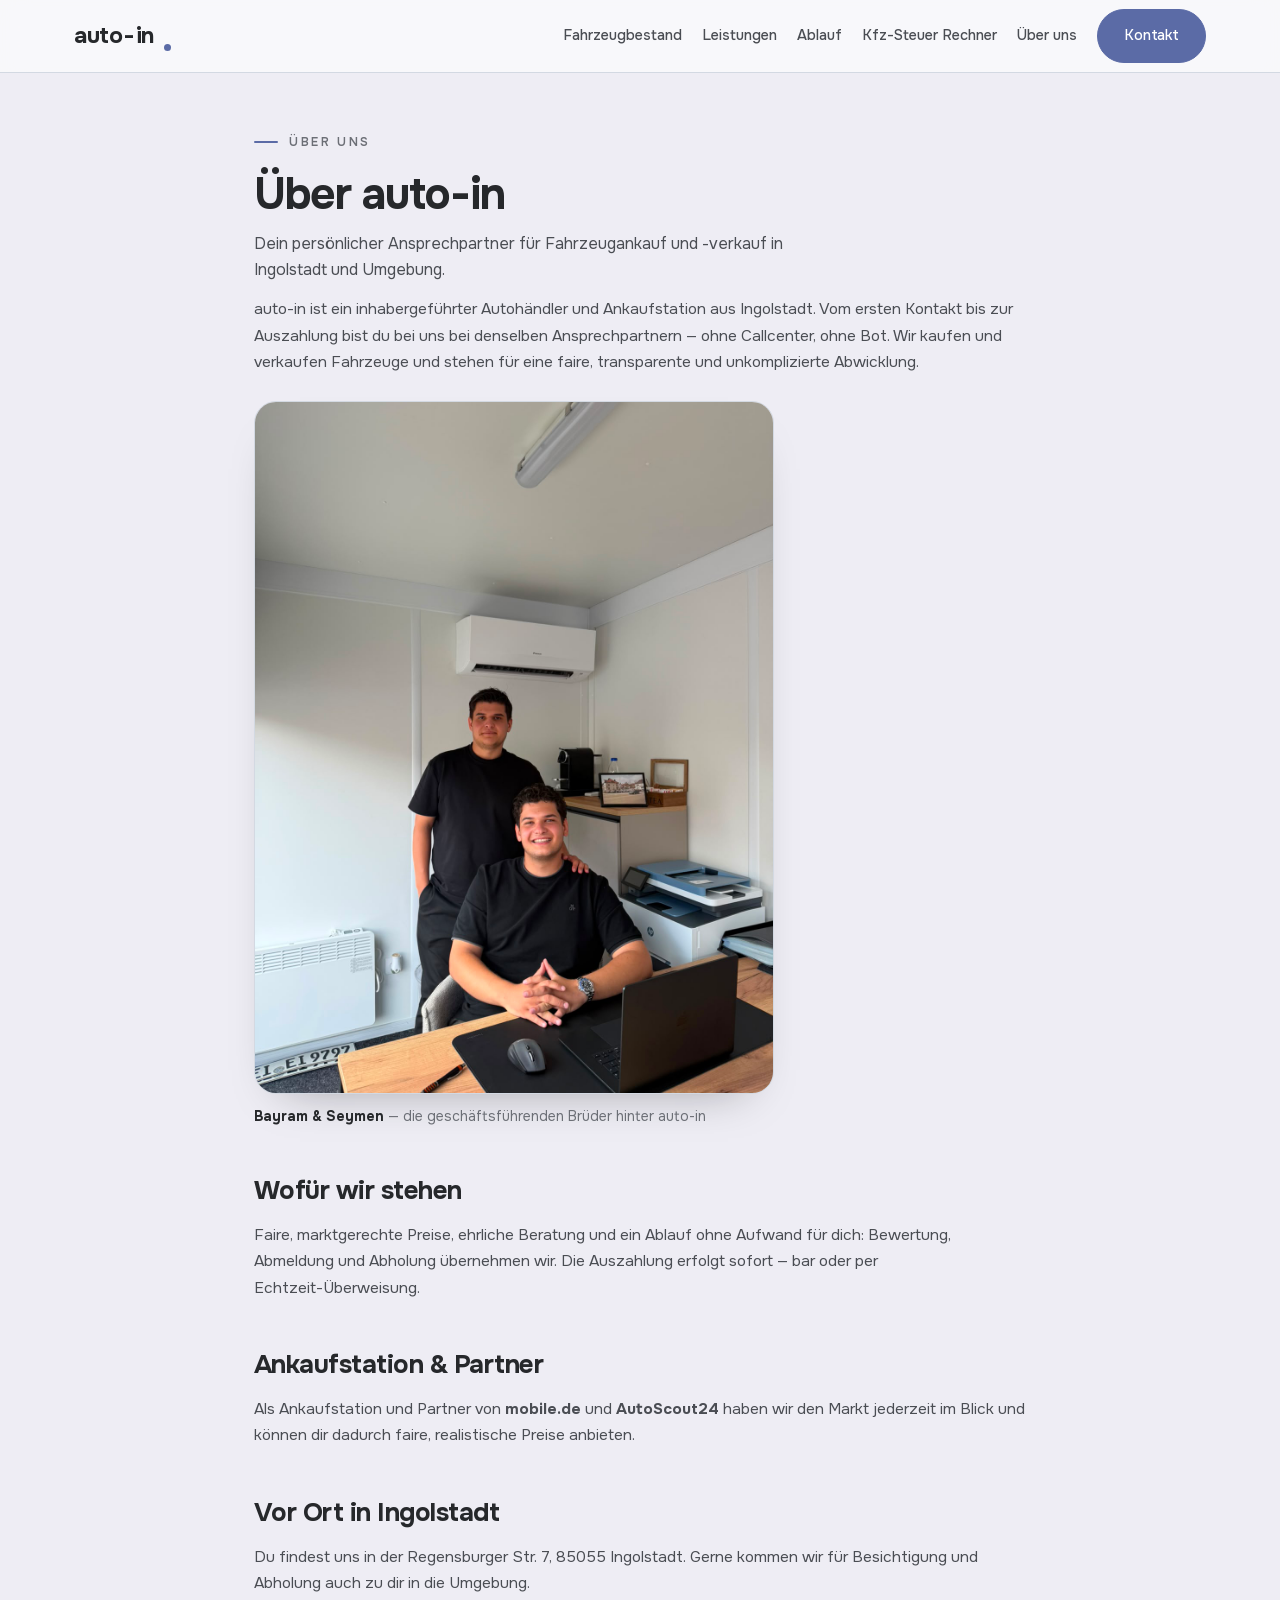
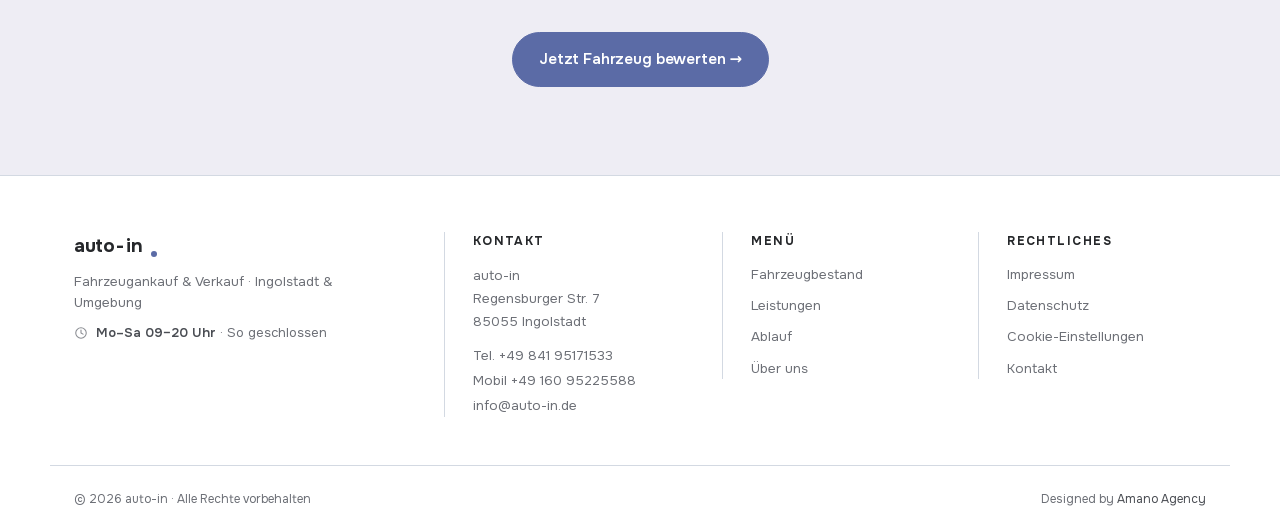
<file: ueber-uns.html>
<!DOCTYPE html>
<html lang="de">
<head>
<meta charset="UTF-8">
<script id="Cookiebot" src="https://consent.cookiebot.com/uc.js" data-cbid="3a8f2f6e-0bb7-48cb-b4e5-4815710e9fdd" data-blockingmode="auto" type="text/javascript"></script>
<!-- Google Tag Manager -->
<script data-cookieconsent="ignore">(function(w,d,s,l,i){w[l]=w[l]||[];w[l].push({'gtm.start':
new Date().getTime(),event:'gtm.js'});var f=d.getElementsByTagName(s)[0],
j=d.createElement(s),dl=l!='dataLayer'?'&l='+l:'';j.async=true;j.src=
'https://www.googletagmanager.com/gtm.js?id='+i+dl;f.parentNode.insertBefore(j,f);
})(window,document,'script','dataLayer','GTM-KH8R4TSZ');</script>
<!-- End Google Tag Manager -->
<meta name="viewport" content="width=device-width, initial-scale=1.0">
<title>Über uns — auto-in Ingolstadt</title>
<meta name="description" content="auto-in ist ein inhabergeführter Autohändler und Ankaufstation in Ingolstadt — faire Preise, ehrliche Beratung, unkomplizierte Abwicklung.">
<link rel="canonical" href="https://kfzankauf-ingolstadt.de/ueber-uns">
<meta name="theme-color" content="#eeedf4">
<link rel="icon" type="image/svg+xml" href="favicon.svg">
<link rel="apple-touch-icon" href="assets/apple-touch-icon.png">
<meta property="og:type" content="website">
<meta property="og:locale" content="de_DE">
<meta property="og:site_name" content="auto-in">
<meta property="og:title" content="Über uns — auto-in Ingolstadt">
<meta property="og:description" content="auto-in ist ein inhabergeführter Autohändler und Ankaufstation in Ingolstadt — faire Preise, ehrliche Beratung, unkomplizierte Abwicklung.">
<meta property="og:url" content="https://kfzankauf-ingolstadt.de/ueber-uns">
<meta property="og:image" content="https://kfzankauf-ingolstadt.de/assets/hero-uebergabe.jpg">
<meta name="twitter:card" content="summary_large_image">
<link rel="preload" href="assets/fonts/onest-latin.woff2" as="font" type="font/woff2" crossorigin>
<link rel="stylesheet" href="css/styles.css">
</head>
<body>
<!-- Google Tag Manager (noscript) -->
<noscript><iframe src="https://www.googletagmanager.com/ns.html?id=GTM-KH8R4TSZ"
height="0" width="0" style="display:none;visibility:hidden"></iframe></noscript>
<!-- End Google Tag Manager (noscript) -->

<!-- ============ HEADER ============ -->
<header>
  <div class="wrap nav">
    <a href="index.html" class="brand">auto<span class="dash">-</span>in<span class="dot"></span></a>
    <nav class="nav-links">
      <a href="fahrzeugbestand.html">Fahrzeugbestand</a>
      <a href="leistungen.html">Leistungen</a>
      <a href="prozess.html"><span class="nav-lg">Wie läuft der Verkauf ab</span><span class="nav-sm">Ablauf</span></a>
      <a href="kfz-steuer.html">Kfz-Steuer Rechner</a>
      <a href="ueber-uns.html">Über uns</a>
      <a href="index.html#kontakt" class="btn nav-cta">Kontakt</a>
    </nav>
  </div>
</header>

<!-- ============ ÜBER UNS ============ -->
<!-- ENTWURF: Bitte Inhalte/Historie prüfen und ergänzen. -->
<section class="legal">
  <div class="wrap legal-wrap">
    <span class="eyebrow">Über uns</span>
    <h1>Über auto-in</h1>
    <p class="updated" style="font-size:16px;color:var(--steel);max-width:60ch;line-height:1.6">Dein persönlicher Ansprechpartner für Fahrzeugankauf und -verkauf in Ingolstadt und Umgebung.</p>

    <p>auto-in ist ein inhabergeführter Autohändler und Ankaufstation aus Ingolstadt. Vom ersten Kontakt bis zur Auszahlung bist du bei uns bei denselben Ansprechpartnern — ohne Callcenter, ohne Bot. Wir kaufen und verkaufen Fahrzeuge und stehen für eine faire, transparente und unkomplizierte Abwicklung.</p>

    <figure class="team-photo">
      <img src="assets/bayram-seymen-geschaeftsfuehrer.jpg" alt="Bayram und Seymen, die geschäftsführenden Brüder von auto-in, in ihrem Büro in Ingolstadt" loading="lazy">
      <figcaption><b>Bayram &amp; Seymen</b> — die geschäftsführenden Brüder hinter auto-in</figcaption>
    </figure>

    <h2>Wofür wir stehen</h2>
    <p>Faire, marktgerechte Preise, ehrliche Beratung und ein Ablauf ohne Aufwand für dich: Bewertung, Abmeldung und Abholung übernehmen wir. Die Auszahlung erfolgt sofort — bar oder per Echtzeit-Überweisung.</p>

    <h2>Ankaufstation &amp; Partner</h2>
    <p>Als Ankaufstation und Partner von <strong>mobile.de</strong> und <strong>AutoScout24</strong> haben wir den Markt jederzeit im Blick und können dir dadurch faire, realistische Preise anbieten.</p>

    <h2>Vor Ort in Ingolstadt</h2>
    <p>Du findest uns in der Regensburger Str. 7, 85055 Ingolstadt. Gerne kommen wir für Besichtigung und Abholung auch zu dir in die Umgebung.</p>

    <div class="cta-row"><a href="index.html#wizard" class="btn btn-accent">Jetzt Fahrzeug bewerten →</a></div>
  </div>
</section>

<footer>
  <div class="wrap foot">
    <div class="foot-brand">
      <div class="fb">auto<span class="dash">-</span>in<span class="dot"></span></div>
      <div class="foot-loc">Fahrzeugankauf &amp; Verkauf · Ingolstadt &amp; Umgebung</div>
      <div class="foot-hours"><svg viewBox="0 0 24 24" fill="none" stroke="currentColor" stroke-width="1.8" stroke-linecap="round" stroke-linejoin="round" aria-hidden="true"><circle cx="12" cy="12" r="9"></circle><path d="M12 7v5l3.5 2"></path></svg><span><b>Mo–Sa 09–20 Uhr</b> · So geschlossen</span></div>
    </div>
    <div class="foot-contact">
      <div class="foot-h">Kontakt</div>
      <address>auto<span class="dash">-</span>in<br>Regensburger Str. 7<br>85055 Ingolstadt</address>
      <a href="tel:+4984195171533">Tel. +49 841 95171533</a>
      <a href="tel:+4916095225588">Mobil +49 160 95225588</a>
      <a href="mailto:info@auto-in.de">info@auto-in.de</a>
    </div>
    <div class="foot-col">
      <div class="foot-h">Menü</div>
      <a href="fahrzeugbestand.html">Fahrzeugbestand</a>
      <a href="leistungen.html">Leistungen</a>
      <a href="prozess.html">Ablauf</a>
      <a href="ueber-uns.html">Über uns</a>
    </div>
    <div class="foot-col">
      <div class="foot-h">Rechtliches</div>
      <a href="impressum.html">Impressum</a>
      <a href="datenschutz.html">Datenschutz</a>
      <a href="#" onclick="window.Cookiebot&&Cookiebot.renew();return false;">Cookie-Einstellungen</a>
      <a href="index.html#kontakt">Kontakt</a>
    </div>
  </div>
  <div class="wrap foot-bottom">
    <div class="foot-legal">© 2026 auto-in · Alle Rechte vorbehalten</div>
    <div class="foot-legal">Designed by <a href="https://amano.agency" target="_blank" rel="noopener">Amano Agency</a></div>
  </div>
</footer>

<script src="js/auto-in.js"></script>
</body>
</html>
</file>
<file: css/styles.css>
/* ---------- Schriftart: Onest (lokal selbst gehostet) ---------- */
  @font-face{
    font-family:"Onest";font-style:normal;font-weight:400 800;font-display:swap;
    src:url("../assets/fonts/onest-latin.woff2") format("woff2");
    unicode-range:U+0000-00FF,U+0131,U+0152-0153,U+02BB-02BC,U+02C6,U+02DA,U+02DC,U+0304,U+0308,U+0329,U+2000-206F,U+20AC,U+2122,U+2191,U+2193,U+2212,U+2215,U+FEFF,U+FFFD;
  }
  @font-face{
    font-family:"Onest";font-style:normal;font-weight:400 800;font-display:swap;
    src:url("../assets/fonts/onest-latin-ext.woff2") format("woff2");
    unicode-range:U+0100-02BA,U+02BD-02C5,U+02C7-02CC,U+02CE-02D7,U+02DD-02FF,U+0304,U+0308,U+0329,U+1D00-1DBF,U+1E00-1E9F,U+1EF2-1EFF,U+2020,U+20A0-20AB,U+20AD-20C0,U+2113,U+2C60-2C7F,U+A720-A7FF;
  }

  :root{
    --font-display:"Onest", system-ui, sans-serif;
    --font-body:"Onest", system-ui, sans-serif;

    --ink:#26282b;          /* neutrales Anthrazit (Hauptfarbe) */
    --graphite:#303236;     /* anthracite */
    --steel:#4a4d53;        /* dark gray */
    --slate:#6c6f76;        /* mid gray */
    --mist:#a7aab1;         /* light gray text */
    --line:#d3d9e2;         /* hairline (auf E6EAF0) */
    --line-2:#c2cad6;
    --fog:#eeedf4;          /* helle Fläche / Sekundär-Buttons */
    --paper:#eeedf4;        /* Seiten-Hintergrund */
    --white:#ffffff;        /* Felder & Oberflächen */

    --wa:#25d366;           /* WhatsApp-Grün */
    --wa-dark:#1ebe5a;      /* WhatsApp-Grün (Hover) */

    --ok:#2e9e5b;           /* Bestätigung (gültige Eingabe) */
    --ok-soft:rgba(46,158,91,.15); /* Fokus-Ring bei Bestätigung */

    --accent:#5b6ba6;       /* Akzent / primäre Buttons (Slate-Blau) */
    --accent-dark:#48568a;  /* Akzent (Hover) */
    --accent-ink:#ffffff;   /* Textfarbe auf Akzent */

    --r-sm:10px;
    --r-md:16px;
    --r-lg:22px;
    --maxw:1180px;
    --ease:cubic-bezier(.22,.61,.36,1);
  }

  *{box-sizing:border-box;margin:0;padding:0}
  html{scroll-behavior:smooth;overflow-x:clip}
  body{
    font-family:var(--font-body);
    color:var(--ink);
    background:var(--paper);
    line-height:1.5;
    -webkit-font-smoothing:antialiased;
    text-rendering:optimizeLegibility;
    overflow-x:clip;
  }
  ::selection{background:var(--ink);color:var(--white)}
  a{color:inherit;text-decoration:none}
  img{max-width:100%;display:block}

  .wrap{max-width:var(--maxw);margin:0 auto;padding:0 24px}
  .eyebrow{
    font-family:var(--font-display);
    font-size:12px;letter-spacing:.22em;text-transform:uppercase;
    color:var(--slate);font-weight:600;
    display:inline-flex;align-items:center;gap:11px;
  }
  .eyebrow::before{
    content:"";flex:none;width:24px;height:2px;
    background:var(--accent);border-radius:2px;
  }

  /* ---------- Header ---------- */
  header{
    position:sticky;top:0;z-index:50;
    background:rgba(251,251,252,.82);
    backdrop-filter:saturate(140%) blur(14px);
    border-bottom:1px solid var(--line);
  }
  .nav{display:flex;align-items:center;justify-content:space-between;height:72px}
  .brand{
    font-family:var(--font-display);font-weight:700;
    font-size:23px;letter-spacing:-.02em;color:var(--ink);
    display:flex;align-items:center;gap:2px;
  }
  .brand .dash{color:var(--ink)}
  .brand .dot{
    width:7px;height:7px;border-radius:50%;background:var(--accent);
    margin-left:8px;margin-bottom:2px;align-self:flex-end;
  }
  .nav-links{display:flex;align-items:center;gap:20px}
  .nav-links > a,.nav-drop-t{
    font-size:14.5px;font-weight:500;color:var(--steel);
    transition:color .2s var(--ease);
  }
  /* Kurzes Nav-Label auf Desktop, langes im Burger-Menü */
  .nav-lg{display:none}
  .nav-sm{display:inline}

  /* Dropdown "Leistungen" (Desktop) */
  .nav-drop{position:relative;display:inline-flex;align-items:center}
  .nav-drop-t{display:inline-flex;align-items:center;gap:5px;cursor:pointer}
  .nav-caret{font-size:9px;line-height:1;transition:transform .2s var(--ease)}
  .nav-drop:hover .nav-caret,.nav-drop:focus-within .nav-caret{transform:rotate(180deg)}
  .nav-drop-menu{
    position:absolute;top:100%;left:0;min-width:210px;
    background:var(--white);border:1px solid var(--line);border-radius:var(--r-md);
    box-shadow:0 20px 44px -22px rgba(11,11,12,.3);padding:8px;
    opacity:0;visibility:hidden;transform:translateY(6px);
    transition:opacity .2s var(--ease),transform .2s var(--ease),visibility .2s var(--ease);z-index:60;
  }
  .nav-drop-menu::before{content:"";position:absolute;top:-12px;left:0;right:0;height:12px}
  .nav-drop:hover .nav-drop-menu,.nav-drop:focus-within .nav-drop-menu{opacity:1;visibility:visible;transform:translateY(0)}
  .nav-drop-menu a{display:block;padding:10px 12px;border-radius:8px;font-size:14px;color:var(--steel);white-space:nowrap;transition:background .2s var(--ease),color .2s var(--ease)}
  .nav-drop-menu a:hover{background:var(--fog);color:var(--ink)}

  /* Burger-Button (nur mobil sichtbar) */
  .nav-burger{
    display:none;width:44px;height:44px;border:none;background:none;cursor:pointer;
    flex-direction:column;justify-content:center;gap:5px;padding:0;
    -webkit-tap-highlight-color:transparent;
  }
  .nav-burger span{display:block;width:23px;height:2px;background:var(--ink);border-radius:2px;margin:0 auto;transition:transform .25s var(--ease),opacity .2s var(--ease)}
  .nav-burger.is-open span:nth-child(1){transform:translateY(7px) rotate(45deg)}
  .nav-burger.is-open span:nth-child(2){opacity:0}
  .nav-burger.is-open span:nth-child(3){transform:translateY(-7px) rotate(-45deg)}

  /* Mobiles Menü-Panel */
  .mobile-menu{
    position:fixed;inset:0;z-index:100;
    background:rgba(251,251,252,.98);backdrop-filter:saturate(140%) blur(10px);
    display:flex;align-items:flex-start;justify-content:center;
    padding:104px 24px 40px;
    opacity:0;visibility:hidden;transition:opacity .25s var(--ease),visibility .25s var(--ease);
  }
  body.menu-open{overflow:hidden}
  body.menu-open .mobile-menu{opacity:1;visibility:visible}
  body.menu-open header{z-index:110}
  .mobile-menu-inner{display:flex;flex-direction:column;width:100%;max-width:440px}
  .mobile-menu a{
    font-family:var(--font-display);font-weight:600;font-size:21px;letter-spacing:-.01em;
    color:var(--ink);padding:18px 4px;border-bottom:1px solid var(--line);display:flex;align-items:center;
  }
  .mobile-menu a:last-child{border-bottom:none}
  .mobile-menu a.btn{margin-top:22px;justify-content:center;border-bottom:none;font-size:16px;padding:16px 26px;background:var(--accent);border-color:var(--accent);color:var(--accent-ink)}
  .nav-links a:not(.nav-cta):hover{color:var(--ink)}
  .nav-links .nav-cta{display:inline-flex}
  .nav-links a.nav-cta,.nav-links a.nav-cta:hover{color:#fff}

  /* ---------- Buttons ---------- */
  .btn{
    font-family:var(--font-display);
    display:inline-flex;align-items:center;justify-content:center;gap:10px;
    font-size:15px;font-weight:600;letter-spacing:-.01em;
    padding:15px 26px;border-radius:999px;cursor:pointer;
    border:1px solid var(--accent);background:var(--accent);color:var(--accent-ink);
    transition:transform .25s var(--ease), background .25s var(--ease), box-shadow .25s var(--ease), color .2s var(--ease);
    will-change:transform;-webkit-tap-highlight-color:transparent;
  }
  .btn:hover{transform:translateY(-2px);box-shadow:0 14px 30px -12px rgba(91,107,166,.45)}
  .btn:active{transform:translateY(0)}
  .btn .arr{transition:transform .25s var(--ease)}
  .btn:hover .arr{transform:translateX(4px)}
  /* Sekundär-Buttons (#E6EAF0) */
  .btn-ghost,.btn-ghost-light{
    background:var(--fog);color:var(--ink);border-color:var(--line-2);
  }
  .btn-ghost:hover,.btn-ghost-light:hover{background:#e2e0ee;color:var(--ink);border-color:var(--line-2)}
  .btn-accent{background:var(--accent);border-color:var(--accent);color:var(--accent-ink)}
  .btn-accent:hover{background:var(--accent-dark);border-color:var(--accent-dark);color:var(--accent-ink);box-shadow:0 14px 30px -12px rgba(91,107,166,.5)}

  /* ---------- Hero ---------- */
  .hero{padding:78px 0 64px;position:relative;overflow:hidden}
  .hero-grid{
    display:grid;grid-template-columns:1.05fr .95fr;gap:54px;align-items:center;
  }
  .hero h1{
    font-family:var(--font-display);
    font-weight:700;letter-spacing:-.03em;line-height:1.02;
    font-size:clamp(30px,4.8vw,54px);
    color:var(--ink);
    margin-top:20px;
  }
  .hero h1 .muted{color:var(--mist)}
  .hero h1 .hl-dot{color:var(--accent)}
  .hero .lede{
    margin-top:24px;max-width:30ch;
    font-size:clamp(16px,1.4vw,18.5px);color:var(--steel);font-weight:450;
  }
  .hero-actions{margin-top:34px;display:flex;align-items:center;gap:16px;flex-wrap:wrap}
  .hero-actions .micro{font-size:13.5px;color:var(--slate);display:flex;align-items:center;gap:8px}
  /* Hero-Panel: Text auf Weiß, diagonal übergehend ins Bild – ein Objekt */
  .hero-panel{background:var(--white);border:1px solid var(--line);border-radius:var(--r-lg);overflow:hidden;
    box-shadow:0 30px 70px -40px rgba(11,11,12,.28);display:flex;flex-direction:column}
  .hero-panel-in{padding:30px 32px 4px}
  .hero-panel .eyebrow{font-size:12px}
  .hero-panel h1{font-size:clamp(25px,3.3vw,38px);margin-top:16px}
  .hero-panel .lede{margin-top:18px;font-size:clamp(14.5px,1.1vw,16px)}
  .hero-panel .hero-actions{margin-top:24px}
  .hero-panel .hero-photo{margin:0;position:relative}
  .hero-panel .hero-photo img{display:block;width:100%;height:auto;aspect-ratio:16/9;object-fit:cover;object-position:center 42%}
  /* Diagonale zwischen Textbox und Foto: liegt als weiße Fläche über dem Bild.
     Früher per clip-path am Bild — das hat der Browser beim Umschalten der
     Wizard-Schritte zeitweise verworfen, die Kante wurde wieder gerade. */
  .hero-photo-cut{position:absolute;top:0;left:0;width:100%;height:100%;display:block;pointer-events:none}
  .hero-photo-cut polygon{fill:var(--white)}
  /* KI-Kennzeichnung auf dem Hero-Bild (EU AI Act) */
  .ai-badge{position:absolute;right:12px;bottom:12px;z-index:2;width:30px;height:30px;padding:0;border:none;border-radius:50%;
    display:flex;align-items:center;justify-content:center;cursor:help;
    background:transparent;color:#fff;opacity:.85;transition:opacity .2s var(--ease)}
  .ai-badge svg{width:19px;height:19px;filter:drop-shadow(0 1px 2px rgba(0,0,0,.6))}
  .ai-badge:hover,.ai-badge:focus-visible{opacity:1}
  .ai-badge:focus-visible{outline:2px solid var(--accent);outline-offset:2px}
  .ai-badge-tip{position:absolute;right:0;bottom:calc(100% + 8px);white-space:nowrap;
    background:rgba(11,11,12,.9);color:#fff;font-size:12px;font-weight:600;line-height:1;padding:7px 10px;border-radius:6px;
    opacity:0;transform:translateY(4px);pointer-events:none;transition:opacity .2s var(--ease),transform .2s var(--ease)}
  .ai-badge:hover .ai-badge-tip,.ai-badge:focus .ai-badge-tip{opacity:1;transform:none}
  .pulse{width:8px;height:8px;border-radius:50%;background:var(--ink);position:relative}
  .pulse::after{content:"";position:absolute;inset:-5px;border-radius:50%;border:1.5px solid var(--ink);opacity:.4;animation:pulse 2.2s var(--ease) infinite}
  @keyframes pulse{0%{transform:scale(.6);opacity:.5}100%{transform:scale(1.5);opacity:0}}

  /* hero: Bewertungs-Startkarte */
  .hero-eval{
    background:var(--white);border:1px solid var(--line);border-radius:var(--r-lg);
    padding:30px 30px 32px;box-shadow:0 30px 70px -40px rgba(11,11,12,.35);
  }
  .he-top{display:flex;align-items:center;gap:14px}
  .he-ic{flex:none;width:46px;height:46px;border-radius:13px;background:rgba(91,107,166,.1);color:var(--accent);display:grid;place-items:center}
  .he-ic svg{width:24px;height:24px}
  .he-eyebrow{font-family:var(--font-display);font-size:11px;letter-spacing:.16em;text-transform:uppercase;color:var(--accent);font-weight:600}
  .he-title{font-family:var(--font-display);font-weight:700;font-size:clamp(21px,2.4vw,26px);letter-spacing:-.02em;color:var(--ink);margin-top:3px}
  .he-text{margin-top:16px;font-size:14.5px;color:var(--steel);line-height:1.6}
  .he-list{list-style:none;margin:18px 0 0;display:flex;flex-direction:column;gap:10px}
  .he-list li{font-size:14px;color:var(--slate);display:flex;align-items:center;gap:10px}
  .he-list li::before{content:"✓";flex:none;width:18px;height:18px;border-radius:50%;background:rgba(91,107,166,.12);color:var(--accent);font-weight:700;font-size:11px;display:grid;place-items:center;font-family:var(--font-display)}
  .he-btn{margin-top:26px;width:100%;justify-content:center;padding:16px 24px;font-size:16px}

  /* hero: Bewertungsformular direkt im Hero */
  .hero-grid{align-items:start}
  .hf-head{margin-bottom:20px}
  .hf-partners{display:flex;align-items:center;gap:9px;flex-wrap:wrap}
  .hf-plabel{flex-basis:100%;margin-bottom:4px;font-size:13.5px;color:var(--ink);font-family:var(--font-display);font-weight:700;letter-spacing:0}
  .pflag{position:relative;display:inline-flex;align-items:center;gap:8px;background:var(--white);border:1px solid var(--line-2);border-radius:6px;padding:8px 14px 8px 12px;font-size:13px;color:var(--slate);font-family:var(--font-display);font-weight:500;box-shadow:0 1px 2px rgba(16,24,40,.05);clip-path:polygon(0 0,100% 0,calc(100% - 9px) 50%,100% 100%,0 100%);padding-right:22px}
  .pflag b{color:var(--ink);font-weight:700}
  .pflag-ck{flex:none;width:17px;height:17px;border-radius:50%;background:var(--wa);color:#fff;display:grid;place-items:center}
  .pflag-ck svg{width:11px;height:11px}
  .pflag-logo{height:26px;width:auto;display:inline-block;flex:none}

  /* ---------- Partner-Leiste ---------- */
  .partners{background:var(--paper);border-bottom:1px solid var(--line)}
  .partners-in{padding:24px 0;display:flex;align-items:center;justify-content:center;gap:14px 26px;flex-wrap:wrap}
  .partners-lab{font-family:var(--font-display);font-size:11.5px;font-weight:600;letter-spacing:.14em;text-transform:uppercase;color:var(--slate)}
  .partners-badges{display:flex;gap:12px;flex-wrap:wrap;justify-content:center}
  .pbadge{display:inline-flex;align-items:center;gap:7px;background:var(--white);border:1px solid var(--line-2);border-radius:999px;padding:9px 17px;font-size:13.5px;color:var(--slate);font-family:var(--font-display);font-weight:500}
  .pbadge b{color:var(--ink);font-weight:700}

  /* ---------- Trust bar ---------- */
  .trust{border-top:1px solid var(--line);border-bottom:1px solid var(--line);background:var(--white)}
  .trust-grid{
    display:grid;grid-template-columns:repeat(4,1fr);
  }
  .trust-item{
    padding:30px 26px;display:flex;align-items:center;gap:16px;
    border-right:1px solid var(--line);
  }
  .trust-item:last-child{border-right:none}
  .t-ic{
    flex:none;width:46px;height:46px;border-radius:13px;border:1px solid var(--line-2);
    display:grid;place-items:center;color:var(--ink);
  }
  .t-ic svg{width:22px;height:22px}
  .trust-item .lab{font-family:var(--font-display);font-weight:600;font-size:15px;letter-spacing:-.01em;line-height:1.2}
  .trust-item .sub{font-size:12.5px;color:var(--slate);margin-top:3px}

  /* ---------- Section scaffolding ---------- */
  section.block{padding:72px 0}
  .sec-head{max-width:680px;margin-bottom:48px}
  .sec-head h2{
    font-family:var(--font-display);font-weight:700;letter-spacing:-.03em;
    font-size:clamp(30px,4vw,46px);line-height:1.02;margin-top:16px;color:var(--ink);
  }
  .sec-head p{margin-top:18px;color:var(--steel);font-size:17px;max-width:52ch}

  /* ---------- Bewerter (HSN/TSN tool) ---------- */
  #bewerter{background:var(--paper);color:var(--ink)}
  #bewerter .eyebrow{color:var(--accent)}
  #bewerter .sec-head h2{color:var(--ink)}
  #bewerter .sec-head p{color:var(--slate)}
  .tool{
    display:grid;grid-template-columns:1.1fr .9fr;gap:0;
    background:var(--graphite);border:1px solid rgba(255,255,255,.08);
    border-radius:var(--r-lg);overflow:hidden;
  }
  .tool-form{padding:38px 38px 40px}
  .field{margin-bottom:26px}
  .field > label{
    display:block;font-family:var(--font-display);font-weight:600;font-size:13.5px;
    letter-spacing:.01em;margin-bottom:12px;color:var(--ink);
  }
  .field .hint{color:var(--slate);font-weight:400;font-size:12.5px;margin-left:8px;letter-spacing:0}

  .code-row{display:grid;grid-template-columns:1fr 1fr;gap:14px}
  .code-cell .clab{
    font-size:11px;letter-spacing:.16em;text-transform:uppercase;color:var(--mist);
    font-family:var(--font-display);font-weight:600;margin-bottom:7px;display:block;
  }
  .input{
    width:100%;font-family:var(--font-display);font-weight:600;
    background:var(--white);border:1px solid var(--line-2);color:var(--ink);
    border-radius:var(--r-sm);padding:15px 16px;font-size:18px;letter-spacing:.06em;
    transition:border-color .2s var(--ease), box-shadow .2s var(--ease);
    outline:none;
  }
  .input::placeholder{color:var(--slate);letter-spacing:.04em;font-weight:500}
  .input:focus{border-color:var(--accent);box-shadow:0 0 0 3px rgba(91,107,166,.14)}
  /* Native Datums-/Zeit-Inputs (iOS) auf Containerbreite zwingen */
  input[type=month].input,input[type=date].input,input[type=time].input,input[type=week].input{
    min-width:0;max-width:100%;-webkit-appearance:none;appearance:none;
  }

  .vehicle-feedback{
    margin-top:16px;display:flex;align-items:center;gap:13px;
    padding:14px 16px;border-radius:var(--r-sm);
    border:1px dashed rgba(255,255,255,.16);background:rgba(255,255,255,.02);
    min-height:56px;transition:all .3s var(--ease);
  }
  .vehicle-feedback.found{border-style:solid;border-color:rgba(255,255,255,.35);background:rgba(255,255,255,.06)}
  .vehicle-feedback.miss{border-color:rgba(255,255,255,.22)}
  .vf-ic{flex:none;width:34px;height:34px;border-radius:9px;display:grid;place-items:center;
    border:1px solid rgba(255,255,255,.2);color:var(--mist);transition:all .3s var(--ease)}
  .vehicle-feedback.found .vf-ic{background:#fff;color:var(--ink);border-color:#fff}
  .vf-txt .t1{font-size:12px;color:var(--mist);font-family:var(--font-display);letter-spacing:.05em;text-transform:uppercase}
  .vf-txt .t2{font-family:var(--font-display);font-weight:700;font-size:18px;letter-spacing:-.01em;margin-top:1px;color:#fff}
  .vehicle-feedback.miss .vf-txt .t2{color:var(--mist);font-weight:600;font-size:14px}

  .example-link{margin-top:13px;font-size:12.5px;color:var(--mist)}
  .example-link button{
    background:none;border:none;color:#fff;cursor:pointer;font:inherit;
    text-decoration:underline;text-underline-offset:3px;text-decoration-color:rgba(255,255,255,.4);
    font-weight:600;padding:0;transition:text-decoration-color .2s}
  .example-link button:hover{text-decoration-color:#fff}

  /* slider */
  .slider-top{display:flex;align-items:baseline;justify-content:space-between;margin-bottom:14px}
  .slider-val{font-family:var(--font-display);font-weight:700;font-size:20px;letter-spacing:-.01em}
  .slider-val span{color:var(--mist);font-size:14px;font-weight:500;margin-left:3px}
  input[type=range]{
    -webkit-appearance:none;appearance:none;width:100%;height:4px;border-radius:99px;
    background:rgba(255,255,255,.16);outline:none;cursor:pointer;
  }
  input[type=range]::-webkit-slider-thumb{
    -webkit-appearance:none;appearance:none;width:22px;height:22px;border-radius:50%;
    background:#fff;border:none;box-shadow:0 4px 12px rgba(0,0,0,.5);
    transition:transform .15s var(--ease)}
  input[type=range]::-webkit-slider-thumb:hover{transform:scale(1.12)}
  input[type=range]::-moz-range-thumb{width:22px;height:22px;border-radius:50%;background:#fff;border:none;box-shadow:0 4px 12px rgba(0,0,0,.5)}
  .range-scale{display:flex;justify-content:space-between;margin-top:9px;font-size:11.5px;color:#5b5e64;font-family:var(--font-display)}

  /* select */
  .select-wrap{position:relative}
  select{
    -webkit-appearance:none;appearance:none;width:100%;font-family:var(--font-display);font-weight:600;
    background:var(--white);border:1px solid var(--line-2);color:var(--ink);
    border-radius:var(--r-sm);padding:15px 16px;font-size:16px;cursor:pointer;outline:none;
    transition:border-color .2s var(--ease)}
  select:focus{border-color:var(--accent)}
  .select-wrap::after{content:"";position:absolute;right:18px;top:50%;width:8px;height:8px;
    border-right:2px solid var(--slate);border-bottom:2px solid var(--slate);
    transform:translateY(-65%) rotate(45deg);pointer-events:none}

  /* condition radio */
  .cond-grid{display:grid;grid-template-columns:repeat(2,1fr);gap:10px}
  .cond{
    position:relative;border:1px solid var(--line-2);border-radius:var(--r-sm);
    padding:14px 15px;cursor:pointer;transition:all .2s var(--ease);background:var(--white)}
  .cond:hover{border-color:var(--slate)}
  .cond input{position:absolute;opacity:0;pointer-events:none}
  .cond .ct{font-family:var(--font-display);font-weight:600;font-size:14.5px;color:var(--ink);display:flex;align-items:center;gap:10px}
  .cond .cs{font-size:11.5px;color:var(--slate);margin-top:4px;margin-left:28px}
  .cond .dotmark{width:17px;height:17px;border-radius:50%;border:1.5px solid var(--line-2);flex:none;display:grid;place-items:center;transition:all .2s var(--ease)}
  .cond .dotmark::after{content:"";width:8px;height:8px;border-radius:50%;background:#fff;transform:scale(0);transition:transform .2s var(--ease)}
  .cond input:checked ~ .ct .dotmark{background:var(--accent);border-color:var(--accent)}
  .cond input:checked ~ .ct .dotmark::after{transform:scale(1)}
  .cond:has(input:checked){border-color:var(--accent);background:rgba(91,107,166,.06)}

  /* Feld-Label & Checkbox-Chips im Wizard */
  .wz-flabel{display:block;font-family:var(--font-display);font-weight:600;font-size:12.5px;color:var(--ink);margin:18px 0 9px}
  .chk-grid{display:flex;flex-wrap:wrap;gap:9px}
  .chk{position:relative;cursor:pointer}
  .chk input{position:absolute;opacity:0;pointer-events:none}
  .chk span{display:inline-flex;align-items:center;border:1px solid var(--line-2);border-radius:999px;padding:10px 15px;font-family:var(--font-display);font-weight:600;font-size:13.5px;color:var(--ink);background:var(--white);transition:all .2s var(--ease)}
  .chk:hover span{border-color:var(--slate)}
  .chk input:checked ~ span{background:var(--accent);border-color:var(--accent);color:var(--accent-ink)}

  /* result panel */
  .tool-result{
    padding:38px;background:linear-gradient(180deg,#101113,#0a0a0b);
    display:flex;flex-direction:column;justify-content:center;
    border-left:1px solid rgba(255,255,255,.08);
  }
  .result-locked{text-align:center;color:var(--mist)}
  .result-locked .lk-ic{width:54px;height:54px;border-radius:50%;border:1px solid rgba(255,255,255,.14);
    display:grid;place-items:center;margin:0 auto 18px;color:var(--mist)}
  .result-locked p{font-size:14px;max-width:24ch;margin:0 auto}
  .result-live{display:none}
  .result-live.show{display:block;animation:rise .5s var(--ease)}
  @keyframes rise{from{opacity:0;transform:translateY(14px)}to{opacity:1;transform:none}}
  .rl-eyebrow{font-family:var(--font-display);font-size:11px;letter-spacing:.18em;text-transform:uppercase;color:var(--mist)}
  .rl-veh{font-family:var(--font-display);font-weight:600;font-size:15px;color:#fff;margin-top:6px}
  .rl-value{
    font-family:var(--font-display);font-weight:700;letter-spacing:-.03em;line-height:1;
    font-size:clamp(34px,4.6vw,52px);color:#fff;margin-top:18px;
  }
  .rl-value .cur{color:var(--mist);font-size:.5em;font-weight:600;margin-left:6px;letter-spacing:0}
  .rl-bar{margin-top:26px}
  .rl-track{position:relative;height:8px;border-radius:99px;background:rgba(255,255,255,.1);overflow:hidden}
  .rl-fill{position:absolute;top:0;bottom:0;border-radius:99px;
    background:linear-gradient(90deg,#7e8087,#ffffff);
    transition:left .6s var(--ease), width .6s var(--ease)}
  .rl-scale{display:flex;justify-content:space-between;margin-top:9px;font-size:11px;color:#5b5e64;font-family:var(--font-display)}
  .rl-note{
    margin-top:24px;font-size:12.5px;color:var(--mist);line-height:1.55;
    padding-top:18px;border-top:1px solid rgba(255,255,255,.1);
  }
  .rl-cta{margin-top:22px;width:100%;background:#fff;color:var(--ink);border-color:#fff}
  .rl-cta:hover{background:#eaeaec}

  /* ---------- Bewertung: Ablauf + Tool nebeneinander (dunkle Sektion) ---------- */
  .bewerter-grid{display:grid;grid-template-columns:1fr;gap:46px;align-items:start;max-width:680px;margin-left:auto;margin-right:auto}
  .bewerter-sep{background:var(--line-2);width:1px}

  .ablauf-col{align-self:start}
  .ablauf-h{font-family:var(--font-display);font-weight:700;letter-spacing:-.02em;font-size:clamp(24px,2.6vw,31px);line-height:1.05;margin-top:14px;color:var(--ink)}
  .steps-v{list-style:none;margin-top:30px;display:flex;flex-direction:column;gap:24px}
  .step-v{display:flex;gap:16px;align-items:flex-start;position:relative}
  .step-v .step-no{
    flex:none;font-family:var(--font-display);font-weight:700;font-size:14px;letter-spacing:.02em;
    width:40px;height:40px;border-radius:50%;display:grid;place-items:center;
    background:var(--accent);color:#fff;position:relative;z-index:1;
  }
  .step-v::after{content:"";position:absolute;left:19.25px;top:40px;bottom:-24px;width:1.5px;background:var(--line-2)}
  .step-v:last-child::after{display:none}
  .step-title{font-family:var(--font-display);font-weight:600;font-size:16.5px;letter-spacing:-.01em;color:var(--ink)}
  .step-tx p{margin-top:5px;color:var(--slate);font-size:14px;line-height:1.5}

  .bw-head{margin-bottom:28px}
  .bw-head h2{font-family:var(--font-display);font-weight:700;letter-spacing:-.03em;font-size:clamp(26px,3.2vw,38px);line-height:1.02;margin-top:14px;color:var(--ink)}
  .bw-head p{margin-top:14px;color:var(--slate);font-size:15.5px;max-width:46ch}
  .bewerter-tool .wizard{max-width:none;margin:0}

  @media (max-width:900px){
    .bewerter-grid{grid-template-columns:1fr;gap:40px}
    .bewerter-sep{width:auto;height:1px}
  }

  /* ---------- Reviews ---------- */
  .rev-grid{display:grid;grid-template-columns:repeat(3,1fr);gap:22px}
  .rev-card{
    background:var(--white);border:1px solid var(--line);border-radius:var(--r-md);
    padding:30px 28px;transition:transform .3s var(--ease), box-shadow .3s var(--ease), border-color .3s;
  }
  .rev-card:hover{transform:translateY(-4px);box-shadow:0 22px 44px -26px rgba(11,11,12,.35);border-color:var(--line-2)}

  /* Rezensionen-Marquee (durchlaufender Slider) */
  .rev-marquee{position:relative;overflow:hidden;width:100%;padding:8px 0}
  .rev-marquee::before,.rev-marquee::after{content:"";position:absolute;top:0;bottom:0;width:12%;max-width:160px;z-index:2;pointer-events:none}
  .rev-marquee::before{left:0;background:linear-gradient(to right,var(--paper),transparent)}
  .rev-marquee::after{right:0;background:linear-gradient(to left,var(--paper),transparent)}
  .rev-track{display:flex;gap:22px;width:max-content;will-change:transform;animation:revScroll 115s linear infinite}
  .rev-marquee:hover .rev-track{animation-play-state:paused}
  .rev-track .rev-card{flex:none;width:370px;margin:8px 0}
  @keyframes revScroll{from{transform:translateX(0)}to{transform:translateX(calc(-50% - 11px))}}
  @media (prefers-reduced-motion:reduce){.rev-track{animation:none}.rev-marquee{overflow-x:auto}}
  .stars{display:flex;gap:3px;color:var(--accent);font-size:17px;letter-spacing:1px;text-shadow:0 0 1px rgba(28,28,28,.35)}
  .rev-card p{margin-top:18px;color:var(--steel);font-size:15px;line-height:1.6}
  .rev-meta{margin-top:24px;display:flex;align-items:center;gap:13px}
  .rev-av{width:42px;height:42px;border-radius:50%;background:var(--fog);border:1px solid var(--line);
    display:grid;place-items:center;font-family:var(--font-display);font-weight:700;font-size:15px;color:var(--steel)}
  .rev-meta .nm{font-family:var(--font-display);font-weight:600;font-size:14.5px}
  .rev-meta .dt{font-size:12.5px;color:var(--slate);margin-top:1px}
  .rev-summary{
    margin-top:40px;display:flex;align-items:center;justify-content:center;gap:18px;
    padding:22px;background:var(--white);border:1px solid var(--line);border-radius:999px;
    flex-wrap:wrap;
  }
  .gscore{font-family:var(--font-display);font-weight:700;font-size:30px;letter-spacing:-.02em}
  .gmeta{display:flex;flex-direction:column}
  .gmeta .gstars{color:#fbbc04;font-size:15px;letter-spacing:1px;text-shadow:0 0 1px rgba(28,28,28,.35)}
  .gmeta .gt{font-size:13px;color:var(--slate);margin-top:2px}
  .gdiv{width:1px;height:38px;background:var(--line-2)}
  .gword{font-family:var(--font-display);font-weight:600;font-size:16px;letter-spacing:-.01em;display:flex;align-items:center;gap:9px;color:var(--ink)}
  .gword .gicon{width:22px;height:22px;display:grid;place-items:center;flex:none}
  .gword .gicon svg{width:22px;height:22px;display:block}
  .gword .ggl{font-weight:700;letter-spacing:0;margin-right:-2px}
  a.gword{transition:opacity .2s var(--ease)}
  a.gword .gext{color:var(--slate);font-size:13px;transition:transform .2s var(--ease)}
  a.gword:hover{opacity:.7}
  a.gword:hover .gext{transform:translate(2px,-2px)}

  /* ---------- Final CTA ---------- */
  /* Kontakt-Sektion nur sichtbar, wenn per #kontakt angesprungen */
  #kontakt:not(:target){display:none}
  #kontakt{scroll-margin-top:72px} /* Hoehe des Sticky-Headers */
  .final{background:var(--paper);color:var(--ink);position:relative;overflow:hidden}
  .final::before{content:"";position:absolute;inset:0;opacity:.6;
    background:repeating-linear-gradient(135deg, rgba(11,11,12,.02) 0 1px, transparent 1px 22px);}
  .final-inner{padding:76px 0;text-align:center;position:relative}
  .final h2{font-family:var(--font-display);font-weight:700;letter-spacing:-.03em;
    font-size:clamp(32px,5vw,58px);line-height:1.02;color:var(--ink)}
  .final p{margin-top:20px;color:var(--slate);font-size:17.5px;max-width:46ch;margin-left:auto;margin-right:auto}
  .final-actions{margin-top:40px;display:flex;align-items:center;justify-content:center;gap:16px;flex-wrap:wrap}
  .final-actions .btn{padding:17px 30px;font-size:16px}
  .final-actions svg{width:19px;height:19px}
  .final-wa{background:var(--wa);border-color:var(--wa);color:#fff}
  .final-wa:hover{background:var(--wa-dark);border-color:var(--wa-dark);color:#fff}

  /* ---------- Kontakt: allgemeines Formular ---------- */
  .contact-inner{padding:96px 0;text-align:center;position:relative}
  .contact-form{max-width:560px;margin:34px auto 0;text-align:left}
  .contact-form textarea.input{font-family:var(--font-body);font-weight:500;font-size:15px;letter-spacing:0;line-height:1.55;min-height:132px;resize:vertical}
  .contact-submit{margin-top:6px;width:100%;justify-content:center}
  .contact-submit svg{width:18px;height:18px}
  .contact-alt{margin-top:22px;font-size:14px;color:var(--slate)}
  .contact-alt a{color:var(--accent);font-weight:600;border-bottom:1px solid var(--line-2);padding-bottom:2px;transition:border-color .2s var(--ease)}
  .contact-alt a:hover{border-color:var(--accent)}
  .contact-alt span{margin:0 9px;color:var(--line-2)}

  /* ---------- Final CTA: WhatsApp-Formular ---------- */
  .final-grid{display:grid;grid-template-columns:1.02fr .98fr;gap:60px;align-items:center;padding:76px 0;position:relative}
  .final-copy h2{font-family:var(--font-display);font-weight:700;letter-spacing:-.03em;font-size:clamp(32px,4.6vw,54px);line-height:1.02;margin-top:16px}
  .final-copy p{margin-top:18px;color:var(--mist);font-size:17px;max-width:34ch}
  .final-call{margin-top:30px}
  .final-call svg{width:19px;height:19px;flex:none}
  .final-trust{margin-top:22px;display:flex;align-items:center;gap:11px;font-size:13.5px;color:var(--slate)}
  .final-hours{margin-top:14px;display:inline-flex;align-items:center;gap:8px;font-size:13.5px;color:var(--slate)}
  .final-hours svg{width:15px;height:15px;flex:none;color:var(--accent)}
  .final-hours b{color:var(--ink);font-weight:600}

  /* ---------- Standort / Karte ---------- */
  .sec-divider{border:0;height:1px;background:var(--line);margin:0}
  .standort-hours{margin-top:14px;display:inline-flex;align-items:center;gap:8px;font-size:14px;color:var(--steel)}
  .standort-hours svg{width:15px;height:15px;flex:none;color:var(--accent-dark)}
  .map-card{
    position:relative;display:block;margin-top:40px;border-radius:var(--r-md);
    overflow:hidden;border:1px solid var(--line);
    box-shadow:0 18px 40px -24px rgba(11,11,12,.35);
    transition:transform .3s var(--ease), box-shadow .3s var(--ease);
  }
  .map-card:hover{box-shadow:0 26px 50px -24px rgba(11,11,12,.45)}
  .map-card img{display:block;width:100%;height:clamp(280px,40vw,440px);object-fit:cover}
  .map-frame{display:block;width:100%;height:clamp(300px,42vw,460px);border:0}
  /* Platzhalter fuer Inhalte, die Cookiebot bis zur Einwilligung blockiert */
  iframe[data-cookieblock-src]:not([src]){display:none}
  .consent-ph{display:flex;flex-direction:column;align-items:center;justify-content:center;gap:16px;text-align:center;
    padding:40px 24px;background:var(--paper);border:1px dashed var(--line);border-radius:var(--r-md);color:var(--steel)}
  .consent-ph p{max-width:46ch;font-size:15px;line-height:1.6}
  .consent-ph-btn{font-size:14.5px;padding:12px 20px}
  .consent-ph-map{min-height:clamp(300px,42vw,460px);border:none;border-radius:0}

  /* ---------- Fahrzeugbestand (eigene Darstellung, Daten via /api) ---------- */
  .legal-wrap.fzb-wrap{max-width:var(--maxw)}
  .fzb-toolbar{display:flex;flex-wrap:wrap;align-items:center;justify-content:space-between;gap:14px;margin-top:30px}
  .fzb-toolbar[hidden],.car-grid[hidden],.fzb-state[hidden]{display:none}
  .fzb-count{font-family:var(--font-display);font-weight:600;font-size:15px;color:var(--steel)}
  .fzb-controls{display:flex;flex-wrap:wrap;gap:10px}
  .fzb-controls .select-wrap{min-width:190px}
  .fzb-controls select{padding:12px 40px 12px 14px;font-size:15px}
  .car-grid{display:grid;grid-template-columns:1fr;gap:18px;margin-top:20px}
  @media (min-width:640px){.car-grid{grid-template-columns:repeat(2,minmax(0,1fr))}}
  @media (min-width:1000px){.car-grid{grid-template-columns:repeat(3,minmax(0,1fr));gap:22px}}
  .car-card{display:flex;flex-direction:column;background:var(--white);border:1px solid var(--line);border-radius:var(--r-lg);overflow:hidden;
    box-shadow:0 18px 40px -30px rgba(11,11,12,.35);transition:transform .3s var(--ease), box-shadow .3s var(--ease)}
  .car-card:hover{transform:translateY(-3px);box-shadow:0 26px 50px -28px rgba(11,11,12,.45)}
  .car-skel:hover{transform:none}
  .car-media{display:block;aspect-ratio:4/3;background:var(--fog);overflow:hidden}
  .car-media img{width:100%;height:100%;object-fit:cover}
  .car-noimg{width:100%;height:100%;aspect-ratio:4/3;display:grid;place-items:center;background:var(--fog);color:var(--slate);font-family:var(--font-display);font-weight:600;font-size:14px}
  .car-body{display:flex;flex-direction:column;gap:10px;flex:1;padding:18px 18px 20px}
  .legal .car-title{margin:0;font-size:18px;line-height:1.3;letter-spacing:-.01em}
  .legal .car-title a{color:var(--ink);text-decoration:none}
  .car-price{font-family:var(--font-display);font-weight:700;font-size:22px;letter-spacing:-.02em;color:var(--ink)}
  .legal .car-specs{list-style:none;margin:0;display:flex;flex-wrap:wrap;gap:6px;font-size:13.5px;line-height:1.3}
  .legal .car-specs li{margin:0;padding:5px 10px;border-radius:999px;background:var(--paper);color:var(--steel)}
  .car-actions{margin-top:auto;padding-top:6px;display:flex;flex-direction:column;gap:6px}
  .legal .car-actions .btn{width:100%;padding:14px 20px;font-size:15px;color:var(--accent-ink);text-decoration:none}
  .legal .car-ext{align-self:center;padding:8px 4px;font-size:14px;font-weight:500;color:var(--accent);text-decoration:none}
  .legal .car-ext:hover{text-decoration:underline}
  /* Ladezustand */
  .car-skel .car-media,.car-skel .car-body span{background:linear-gradient(90deg,var(--fog) 25%,#f7f6fb 50%,var(--fog) 75%);background-size:200% 100%;animation:car-skel 1.2s linear infinite}
  .car-skel .car-body span{display:block;height:14px;width:90%;border-radius:7px}
  .car-skel .car-body span:nth-child(1){width:70%;height:18px}
  .car-skel .car-body span:nth-child(2){width:40%;height:22px}
  @keyframes car-skel{to{background-position:-200% 0}}
  @media (prefers-reduced-motion:reduce){.car-skel .car-media,.car-skel .car-body span{animation:none}}
  /* Leer-/Fehlerzustand */
  .fzb-state{margin-top:30px;padding:44px 24px;display:flex;flex-direction:column;align-items:center;text-align:center;
    background:var(--white);border:1px solid var(--line);border-radius:var(--r-lg)}
  .legal .fzb-state h2{margin:0 0 10px}
  .legal .fzb-state p{max-width:48ch;margin-bottom:20px}
  .legal .fzb-state .btn{color:var(--accent-ink);text-decoration:none}
  .legal .fzb-state .btn-ghost{color:var(--ink)}

  /* ---------- Fahrzeug-Detailseite ---------- */
  .legal .fzd-back{margin:0 0 22px}
  .fzd-layout{display:grid;grid-template-columns:minmax(0,1fr);gap:26px}
  @media (min-width:900px){.fzd-layout{grid-template-columns:minmax(0,1.35fr) minmax(0,1fr);gap:36px;align-items:start}}
  .fzd-layout.car-skel .car-media{border-radius:var(--r-lg)}
  .gal{position:relative;min-width:0;border-radius:var(--r-lg);overflow:hidden;background:var(--fog)}
  .gal-track{display:flex;overflow-x:auto;scroll-snap-type:x mandatory;overscroll-behavior-x:contain;scrollbar-width:none}
  .gal-track::-webkit-scrollbar{display:none}
  .gal-track:focus-visible{outline:3px solid var(--accent);outline-offset:-3px}
  /* Bilder immer vollstaendig zeigen (contain), nie zuschneiden */
  .gal-track img,.gal-track .car-noimg{flex:0 0 100%;width:100%;min-width:0;height:auto;aspect-ratio:4/3;object-fit:contain;scroll-snap-align:start}
  .gal-btn{position:absolute;top:50%;transform:translateY(-50%);width:44px;height:44px;border:none;border-radius:50%;
    display:grid;place-items:center;background:rgba(255,255,255,.92);color:var(--ink);font-size:26px;line-height:1;cursor:pointer;
    box-shadow:0 6px 18px -8px rgba(0,0,0,.45)}
  .gal-prev{left:12px}
  .gal-next{right:12px}
  @media (hover:none){.gal-btn{display:none}}
  .gal-count{position:absolute;right:12px;bottom:12px;padding:4px 10px;border-radius:999px;background:rgba(11,11,12,.7);color:#fff;
    font-family:var(--font-display);font-weight:600;font-size:12.5px}
  .gal-track img{cursor:zoom-in}
  /* Vollbild-Ansicht (Lightbox) */
  .lb{position:fixed;inset:0;z-index:1000;display:flex;flex-direction:column;background:rgba(11,11,12,.95)}
  .lb[hidden]{display:none}
  .lb-track{flex:1;min-height:0;display:flex;overflow-x:auto;scroll-snap-type:x mandatory;overscroll-behavior:contain;scrollbar-width:none}
  .lb-track::-webkit-scrollbar{display:none}
  .lb-track img,.lb-track .car-noimg{flex:0 0 100%;width:100%;min-width:0;height:100%;object-fit:contain;scroll-snap-align:center;background:transparent}
  .lb-close{position:absolute;top:calc(12px + env(safe-area-inset-top));right:12px;z-index:2;width:46px;height:46px;border:none;border-radius:50%;
    display:grid;place-items:center;background:rgba(255,255,255,.16);color:#fff;font-size:30px;line-height:1;cursor:pointer}
  .lb-close:hover,.lb-btn:hover{background:rgba(255,255,255,.28)}
  .lb-btn{position:absolute;top:50%;transform:translateY(-50%);z-index:2;width:50px;height:50px;border:none;border-radius:50%;
    display:grid;place-items:center;background:rgba(255,255,255,.16);color:#fff;font-size:30px;line-height:1;cursor:pointer}
  .lb-prev{left:16px}
  .lb-next{right:16px}
  @media (hover:none){.lb-btn{display:none}}
  .lb-count{position:absolute;left:50%;bottom:calc(14px + env(safe-area-inset-bottom));transform:translateX(-50%);padding:5px 12px;border-radius:999px;
    background:rgba(255,255,255,.14);color:#fff;font-family:var(--font-display);font-weight:600;font-size:13px}
  .lb button:focus-visible{outline:3px solid #fff;outline-offset:2px}
  .legal .fzd-info .eyebrow{margin-bottom:14px}
  .legal .fzd-info h1{font-size:clamp(26px,3.4vw,36px);line-height:1.15}
  .fzd-price{margin-top:14px;display:flex;align-items:baseline;flex-wrap:wrap;gap:10px;font-size:30px}
  .fzd-price small{font-size:13px;font-weight:500;letter-spacing:0;color:var(--slate)}
  .fzd-specs,.fzd-env dl{display:grid;grid-template-columns:repeat(2,minmax(0,1fr));gap:8px;margin:20px 0 22px}
  .fzd-specs div{background:var(--white);border:1px solid var(--line);border-radius:var(--r-sm);padding:10px 13px}
  .fzd-env dl div{background:var(--paper);border-radius:var(--r-sm);padding:10px 13px}
  .fzd-specs dt,.fzd-env dt{font-size:12px;color:var(--slate)}
  .fzd-specs dd,.fzd-env dd{font-family:var(--font-display);font-weight:600;font-size:15px;color:var(--ink)}
  .fzd-info .car-actions{max-width:440px}
  .fzd-env,.fzd-desc{margin-top:32px;padding:22px 20px;background:var(--white);border:1px solid var(--line);border-radius:var(--r-lg)}
  .legal .fzd-env h2,.legal .fzd-desc h2{margin:0 0 12px;font-size:20px}
  .fzd-env dl{margin:0}
  .legal .fzd-desc p{margin:0;white-space:pre-line}
  .fzb-hint{margin-top:16px;font-size:13.5px;color:var(--slate)}
  .fzb-hint a{color:var(--accent);font-weight:500}
  .map-overlay{
    position:absolute;top:0;right:0;
    display:flex;justify-content:flex-end;
    padding:16px;pointer-events:none;
  }
  .map-name{font-family:var(--font-display);font-weight:700;color:#fff;font-size:17px}
  .map-addr{color:rgba(255,255,255,.82);font-size:14px;margin-top:3px}
  .map-btn{
    flex:none;background:var(--accent);color:var(--accent-ink);
    font-family:var(--font-display);font-weight:700;font-size:14px;
    padding:11px 18px;border-radius:99px;white-space:nowrap;pointer-events:auto;
    transition:background .2s var(--ease);
  }
  .map-btn:hover{background:var(--accent-dark)}

  .wa-card{background:#111214;border:1px solid rgba(255,255,255,.1);border-radius:var(--r-lg);padding:32px 30px;box-shadow:0 30px 70px -30px rgba(0,0,0,.7)}
  .wa-head{display:flex;align-items:center;gap:14px;margin-bottom:24px}
  .wa-ic{flex:none;width:46px;height:46px;border-radius:13px;border:1px solid rgba(37,211,102,.35);background:rgba(37,211,102,.12);display:grid;place-items:center;color:var(--wa)}
  .wa-ic svg{width:24px;height:24px}
  .wa-title{font-family:var(--font-display);font-weight:600;font-size:16.5px;color:#fff;letter-spacing:-.01em}
  .wa-sub{font-size:13px;color:var(--mist);margin-top:2px}
  .wa-field{margin-bottom:15px}
  .wa-row{display:grid;grid-template-columns:1fr 1fr;gap:12px}
  .wa-row .wa-field{margin-bottom:15px}
  .wa-err{color:#ff9b9b;font-size:13px;margin:2px 0 12px;min-height:0}
  .wa-err:empty{margin:0}
  .wa-card .select-wrap select{font-size:16px;padding:13px 15px}
  .wa-field label{display:flex;align-items:center;gap:8px;font-family:var(--font-display);font-weight:600;font-size:13px;color:#fff;margin-bottom:8px}
  .wa-field label .opt{font-weight:500;font-size:11.5px;color:var(--slate);letter-spacing:0}
  .wa-input,.wa-area{width:100%;font-family:var(--font-body);font-size:16px;background:#0e0f10;border:1px solid rgba(255,255,255,.14);color:#fff;border-radius:var(--r-sm);padding:13px 15px;outline:none;transition:border-color .2s var(--ease),box-shadow .2s var(--ease)}
  .wa-input::placeholder,.wa-area::placeholder{color:#5b5e64}
  .wa-input:focus,.wa-area:focus{border-color:#fff;box-shadow:0 0 0 3px rgba(255,255,255,.08)}
  .wa-area{resize:vertical;min-height:58px;line-height:1.5}
  .wa-submit{width:100%;margin-top:6px;background:var(--wa);color:#fff;border-color:var(--wa)}
  .wa-submit:hover{background:var(--wa-dark);border-color:var(--wa-dark)}
  .wa-submit svg{width:18px;height:18px}
  .wa-note{margin-top:13px;font-size:12px;color:var(--mist);text-align:center;line-height:1.5}

  /* ---------- Footer ---------- */
  footer{background:var(--white);color:var(--slate);border-top:1px solid var(--line)}
  .foot{padding-top:56px;padding-bottom:0;display:grid;grid-template-columns:1.5fr 1.1fr 1fr 1fr;gap:36px 28px;align-items:start}
  .foot .fb{font-family:var(--font-display);font-weight:700;font-size:19px;color:var(--ink);letter-spacing:-.02em;display:flex;align-items:center;gap:2px}
  .foot .fb .dash{color:var(--ink)}
  .foot .fb .dot{width:6px;height:6px;border-radius:50%;background:var(--accent);margin-left:7px;margin-bottom:3px;align-self:flex-end}
  .foot-loc{font-size:13.5px;color:var(--slate);margin-top:12px;max-width:30ch;line-height:1.5}
  .foot-hours{font-size:13px;color:var(--slate);margin-top:10px;display:flex;align-items:center;gap:8px}
  .foot-hours svg{width:14px;height:14px;flex:none;opacity:.8}
  .foot-hours b{color:var(--steel);font-weight:600}
  .foot-h{font-family:var(--font-display);font-weight:700;font-size:12px;letter-spacing:.12em;text-transform:uppercase;color:var(--ink);margin-bottom:15px}
  .foot-contact address{font-style:normal;font-size:13.5px;color:var(--slate);line-height:1.7;margin-bottom:12px}
  .foot-contact a,.foot-col a{display:block;font-size:13.5px;color:var(--slate);transition:color .2s var(--ease)}
  .foot-contact a{margin-top:5px}
  .foot-col a{margin-top:11px}
  .foot-col a:first-of-type{margin-top:0}
  .foot-contact a:hover,.foot-col a:hover{color:var(--ink)}
  .foot-contact,.foot-col{border-left:1px solid var(--line);padding-left:28px}
  .foot-bottom{margin-top:48px;padding-top:24px;padding-bottom:24px;border-top:1px solid var(--line);display:flex;justify-content:space-between;align-items:center;gap:14px;flex-wrap:wrap}
  .foot-legal{font-size:12px;color:var(--slate)}
  .foot-legal a{color:var(--steel);transition:color .2s var(--ease)}
  .foot-legal a:hover{color:var(--ink)}

  /* ---------- Feste Kontakt-CTAs unter dem Formular ---------- */
  .form-cta{display:flex;flex-direction:column;gap:12px;margin-top:16px}
  .form-cta.cta-band{max-width:none;margin:36px auto 0;flex-direction:row;flex-wrap:wrap;justify-content:center;gap:14px}
  .form-cta.cta-band .fcta-btn{padding:16px 30px}
  .fcta-btn{
    display:flex;align-items:center;justify-content:center;gap:10px;
    font-family:var(--font-display);font-weight:600;font-size:16px;letter-spacing:-.01em;
    padding:16px 24px;border-radius:999px;color:#fff;
    border:1px solid transparent;-webkit-tap-highlight-color:transparent;
    transition:transform .2s var(--ease), background .2s var(--ease), box-shadow .2s var(--ease);
  }
  .fcta-btn svg{width:21px;height:21px;flex:none}
  .fcta-btn:hover{transform:translateY(-2px)}
  .fcta-btn:active{transform:translateY(0)}
  .fcta-call{background:var(--accent);border-color:var(--accent)}
  .fcta-call:hover{background:var(--accent-dark);border-color:var(--accent-dark)}
  .fcta-wa{background:var(--wa);border-color:var(--wa)}
  .fcta-wa:hover{background:var(--wa-dark);border-color:var(--wa-dark)}

  /* Pulsierender Effekt */
  .fcta-btn.fcta-pulse{animation:ctaPulse 2s var(--ease) infinite}
  @keyframes ctaPulse{
    0%{box-shadow:0 0 0 0 rgba(91,107,166,.55)}
    70%{box-shadow:0 0 0 14px rgba(91,107,166,0)}
    100%{box-shadow:0 0 0 0 rgba(91,107,166,0)}
  }
  @media (prefers-reduced-motion:reduce){
    .fcta-btn.fcta-pulse{animation:none}
  }

  /* ---------- Rechtstexte (Impressum / Datenschutz) ---------- */
  .legal{padding:60px 0 88px}
  .legal-wrap{max-width:820px}
  .legal h1{font-family:var(--font-display);font-weight:700;letter-spacing:-.03em;font-size:clamp(30px,4vw,44px);color:var(--ink);line-height:1.05}
  .legal .updated{color:var(--slate);font-size:13.5px;margin-top:14px}
  .legal h2{font-family:var(--font-display);font-weight:700;letter-spacing:-.02em;font-size:clamp(20px,2.4vw,26px);color:var(--ink);margin-top:44px;margin-bottom:12px}
  .legal h3{font-family:var(--font-display);font-weight:600;font-size:16.5px;color:var(--ink);margin-top:26px;margin-bottom:8px}
  .legal p{color:var(--steel);font-size:15.5px;line-height:1.7;margin-bottom:14px}
  .legal ul{color:var(--steel);font-size:15.5px;line-height:1.7;margin:0 0 14px 22px}
  .legal li{margin-bottom:6px}
  .legal a{color:var(--ink);text-decoration:underline;text-underline-offset:3px;text-decoration-color:var(--line-2);transition:text-decoration-color .2s var(--ease);word-break:break-word}
  .legal a:hover{text-decoration-color:var(--ink)}
  .legal .addr{color:var(--steel);font-size:15.5px;line-height:1.8;margin-bottom:14px}
  .legal .back{display:inline-flex;align-items:center;gap:8px;margin-top:8px;font-family:var(--font-display);font-weight:600;font-size:14px;color:var(--slate);text-decoration:none}
  .legal .back:hover{color:var(--ink)}
  .legal .eyebrow{display:flex;margin-bottom:20px}
  .team-photo{margin:26px 0 8px;max-width:520px}
  .team-photo img{display:block;width:100%;height:auto;border-radius:var(--r-lg);border:1px solid var(--line);box-shadow:0 22px 46px -30px rgba(11,11,12,.4)}
  .team-photo figcaption{margin-top:12px;font-size:14px;color:var(--slate);font-family:var(--font-display)}
  .team-photo figcaption b{color:var(--ink);font-weight:700}

  /* ---------- Prozess-Seite ---------- */
  .proc-steps{display:grid;gap:16px;margin-top:10px}
  .proc-step{display:grid;grid-template-columns:auto 1fr;gap:20px;align-items:start;padding:24px 26px;background:var(--white);border:1px solid var(--line);border-radius:var(--r-md);transition:border-color .25s var(--ease),box-shadow .25s var(--ease)}
  .proc-step:hover{border-color:var(--line-2);box-shadow:0 18px 40px -28px rgba(11,11,12,.3)}
  .proc-num{flex:none;width:48px;height:48px;border-radius:50%;background:rgba(91,107,166,.08);border:2px solid var(--accent);color:var(--accent);display:grid;place-items:center;font-family:var(--font-display);font-weight:700;font-size:18px;letter-spacing:-.01em}
  .proc-step h3{font-family:var(--font-display);font-weight:700;font-size:18.5px;color:var(--ink);margin-bottom:6px;letter-spacing:-.01em}
  .proc-step p{color:var(--steel);font-size:15px;line-height:1.6;margin:0}
  .lst-item{scroll-margin-top:96px;padding-top:6px}
  .lst-item .cta-row{margin-top:20px}
  .lst-head{display:flex;align-items:center;gap:14px;margin-top:48px;margin-bottom:14px}
  .lst-head h2{margin:0}
  .lst-ic{flex:none;width:46px;height:46px;border-radius:13px;background:rgba(91,107,166,.1);color:var(--accent);display:grid;place-items:center}
  .lst-ic svg{width:24px;height:24px}
  .lst-list{list-style:none;margin:0 0 16px;padding:0;display:grid;gap:9px}
  .lst-list li{margin:0;font-size:15.5px;color:var(--steel);line-height:1.55;display:flex;align-items:flex-start;gap:11px}
  .lst-list li::before{content:"✓";flex:none;width:20px;height:20px;margin-top:1px;border-radius:50%;background:rgba(91,107,166,.12);color:var(--accent);font-weight:700;font-size:11px;display:grid;place-items:center;font-family:var(--font-display)}
  .legal .cta-row{margin-top:36px;text-align:center}
  .legal .cta-row .btn{font-size:15px;text-decoration:none;color:var(--accent-ink)}
  .legal .cta-row .btn:hover{color:var(--accent-ink)}

  /* ---------- FAQ-Seite (Accordion) ---------- */
  .faq-list{margin-top:14px;border-top:1px solid var(--line)}
  .faq-item{border-bottom:1px solid var(--line)}
  .faq-item summary{list-style:none;cursor:pointer;display:flex;align-items:center;justify-content:space-between;gap:20px;padding:22px 4px;font-family:var(--font-display);font-weight:600;font-size:17.5px;color:var(--ink);letter-spacing:-.01em}
  .faq-item summary::-webkit-details-marker{display:none}
  .faq-item summary::after{content:"+";font-size:26px;font-weight:300;line-height:1;color:var(--slate);transition:transform .25s var(--ease)}
  .faq-item[open] summary::after{transform:rotate(45deg)}
  .faq-item .faq-a{padding:0 4px 22px;color:var(--steel);font-size:15.5px;line-height:1.7;max-width:64ch}
  .faq-item .faq-a a{color:var(--ink);text-decoration:underline;text-underline-offset:3px}

  /* ---------- Wizard (Sofort-Bewertung) ---------- */
  .wizard{max-width:700px;margin:0 auto;background:var(--white);border:1px solid var(--line);border-radius:var(--r-lg);padding:38px;min-height:430px;display:flex;flex-direction:column;box-shadow:0 30px 70px -40px rgba(11,11,12,.25);scroll-margin-top:120px}
  .wz-top{margin-bottom:30px}
  .wz-stepno{font-family:var(--font-display);font-size:12px;letter-spacing:.16em;text-transform:uppercase;color:var(--slate);margin-bottom:12px}
  .wz-prog{height:4px;border-radius:99px;background:var(--line);overflow:hidden}
  .wz-prog-fill{height:100%;width:25%;background:var(--accent);border-radius:99px;transition:width .45s var(--ease)}
  .wz-pane{display:none}
  .wz-pane.active{display:block;animation:rise .45s var(--ease)}
  .wz-intro.active{display:flex;flex-direction:column;align-items:center;justify-content:center;text-align:center;flex:1}
  .wz-intro-ic{width:60px;height:60px;border-radius:16px;background:rgba(91,107,166,.1);color:var(--accent);display:grid;place-items:center;margin-bottom:22px}
  .wz-intro-ic svg{width:30px;height:30px}
  .wz-intro-fields{width:100%;max-width:430px;text-align:left;margin-bottom:2px}
  .wz-start-btn{margin-top:24px;padding:16px 30px;font-size:16px}
  .wz-start-btn:disabled{opacity:.5;cursor:not-allowed}
  .wz-intro-note{margin-top:16px;font-size:12.5px;color:var(--slate);letter-spacing:.02em}
  .wz-title{font-family:var(--font-display);font-weight:700;font-size:clamp(22px,3vw,30px);letter-spacing:-.02em;color:var(--ink);line-height:1.1}
  .wz-sub{color:var(--slate);font-size:14.5px;margin-top:10px;margin-bottom:26px;max-width:48ch;line-height:1.55}
  .km-field{position:relative;max-width:300px}
  .km-input{font-size:22px;text-align:left;padding-right:56px}
  .km-unit{position:absolute;right:16px;top:50%;transform:translateY(-50%);color:var(--slate);font-family:var(--font-display);font-weight:600}
  .wz-actions{display:flex;align-items:center;justify-content:space-between;margin-top:auto;padding-top:32px;gap:14px}
  .wz-back{background:none;border:none;color:var(--slate);font-family:var(--font-display);font-weight:600;font-size:14.5px;cursor:pointer;padding:10px 2px;transition:color .2s var(--ease)}
  .wz-back:hover{color:var(--ink)}
  .wz-back[disabled]{opacity:0;pointer-events:none}
  .wz-next{min-width:150px;justify-content:center}
  .wz-next[disabled]{opacity:.35;pointer-events:none}
  .wz-result-pane.active{display:flex;flex-direction:column}
  .wz-veh{font-family:var(--font-display);font-weight:600;font-size:15.5px;color:var(--ink);margin-top:8px}
  .wz-range{font-family:var(--font-display);font-weight:700;letter-spacing:-.03em;font-size:clamp(38px,6.4vw,60px);color:var(--ink);margin-top:14px;line-height:1}
  .wz-range .cur{color:var(--slate);font-size:.5em;font-weight:600;margin-left:4px}
  .wz-range-text{font-size:clamp(22px,3.4vw,32px);line-height:1.2;letter-spacing:-.01em}
  .wz-range-text #wzRange{white-space:nowrap;color:var(--accent)}
  .wz-disclaimer{margin-top:24px;font-size:13px;color:var(--slate);line-height:1.6;padding:16px 18px;border:1px solid var(--line);border-radius:var(--r-sm);background:var(--fog)}
  .wz-cta{margin-top:24px;width:100%;justify-content:center}
  .wz-restart{margin-top:14px;align-self:center;background:none;border:none;color:var(--slate);font-family:var(--font-display);font-weight:600;font-size:13.5px;cursor:pointer;transition:color .2s var(--ease)}
  .wz-restart:hover{color:var(--ink)}
  .lead-grid{display:grid;grid-template-columns:1fr 1fr;gap:14px;margin-bottom:18px}
  .lead-field{display:flex;flex-direction:column}
  .lead-field.full{grid-column:1/-1}
  .lead-field label{font-family:var(--font-display);font-weight:600;font-size:12.5px;color:var(--ink);margin-bottom:8px;display:flex;gap:7px;align-items:center}
  .lead-field label .opt{color:var(--slate);font-weight:500;font-size:11px;letter-spacing:0}
  .lead-field .input{font-size:15px}

  /* ---------- Marken-Combobox (Vorschläge + grüne Bestätigung) ---------- */
  .combo{position:relative}
  .combo .input{padding-right:44px}
  /* grüner Haken: erscheint, sobald die Marke erkannt wurde */
  .combo-check{
    position:absolute;right:14px;top:50%;
    transform:translateY(-50%) scale(.6);
    width:18px;height:18px;
    color:var(--ok);display:grid;place-items:center;
    pointer-events:none;opacity:0;
    transition:opacity .16s var(--ease), transform .26s var(--ease);
  }
  .combo-check svg{width:18px;height:18px}
  .combo.is-ok .combo-check{opacity:1;transform:translateY(-50%) scale(1)}
  .combo.is-ok .input{border-color:var(--ok)}
  .combo.is-ok .input:focus{border-color:var(--ok);box-shadow:0 0 0 3px var(--ok-soft)}
  /* Vorschlagsliste */
  .combo-list{
    list-style:none;margin:0;padding:6px;
    position:absolute;z-index:40;top:calc(100% + 6px);left:0;right:0;
    max-height:232px;overflow-y:auto;overscroll-behavior:contain;
    background:var(--white);border:1px solid var(--line-2);border-radius:var(--r-sm);
    box-shadow:0 20px 44px -20px rgba(11,11,12,.34);
    display:none;text-align:left;
  }
  .combo.open .combo-list{display:block}
  /* bei zu wenig Platz nach unten klappt die Liste nach oben auf */
  .combo.up .combo-list{top:auto;bottom:calc(100% + 6px)}
  .combo-opt{
    margin:0;padding:10px 12px;border-radius:7px;cursor:pointer;
    font-family:var(--font-display);font-weight:600;font-size:14.5px;
    color:var(--ink);letter-spacing:.01em;
  }
  .combo-opt:hover,.combo-opt.active{background:var(--fog)}
  .combo-empty{padding:11px 12px;font-size:13px;color:var(--slate);line-height:1.45}
  .dsgvo{display:flex;gap:12px;align-items:flex-start;cursor:pointer;font-size:12.5px;color:var(--slate);line-height:1.5}
  .dsgvo input{flex:none;width:20px;height:20px;margin-top:1px;accent-color:var(--accent);cursor:pointer}
  .lead-err{color:#c92a2a;font-size:13px;margin-top:12px;min-height:18px}
  .lead-submit{margin-top:8px;width:100%;justify-content:center;background:var(--wa);color:#fff;border-color:var(--wa)}
  .lead-submit:hover{background:var(--wa-dark);border-color:var(--wa-dark)}
  .lead-mail{margin-top:10px;width:100%;justify-content:center;background:var(--fog);color:var(--ink);border-color:var(--line-2)}
  .lead-mail:hover{background:#e2e0ee;border-color:var(--line-2)}
  .lead-mail svg{color:var(--accent)}
  .wz-thanks{text-align:center}
  .wz-thanks.active{display:flex;flex-direction:column;align-items:center;justify-content:center;flex:1}
  .thanks-ic{width:64px;height:64px;border-radius:50%;background:var(--accent);color:#fff;display:grid;place-items:center;font-size:30px;font-weight:700;margin-bottom:24px}

  /* ---------- Kfz-Steuer-Rechner ---------- */
  .tx-card{background:var(--white);border:1px solid var(--line);border-radius:var(--r-lg);overflow:hidden;box-shadow:0 30px 60px -42px rgba(0,0,0,.28)}
  .tx-grid{display:grid;grid-template-columns:1fr 1fr}
  .tx-form{padding:38px;border-right:1px solid var(--line)}
  .tx-field{margin-bottom:24px}
  .tx-field:last-child{margin-bottom:0}
  .tx-field > label{display:block;font-family:var(--font-display);font-weight:600;font-size:13.5px;color:var(--ink);margin-bottom:10px}
  .tx-seg{display:grid;grid-template-columns:1fr 1fr;gap:10px}
  .tx-seg label{position:relative;border:1px solid var(--line);border-radius:var(--r-sm);padding:14px;text-align:center;cursor:pointer;font-family:var(--font-display);font-weight:600;font-size:14.5px;color:var(--ink);transition:all .2s var(--ease)}
  .tx-seg label:hover{border-color:var(--line-2)}
  .tx-seg input{position:absolute;opacity:0;pointer-events:none}
  .tx-seg label:has(input:checked){background:var(--accent);color:#fff;border-color:var(--accent)}
  .tx-input,.tx-date{width:100%;font-family:var(--font-body);font-weight:500;font-size:16px;color:var(--ink);background:var(--white);border:1px solid var(--line-2);border-radius:var(--r-sm);padding:14px 15px;outline:none;transition:border-color .2s var(--ease)}
  .tx-input:focus,.tx-date:focus{border-color:var(--accent)}
  .tx-hint{font-size:12px;color:var(--slate);margin-top:8px}
  .tx-result{padding:38px;background:var(--fog);color:var(--ink);display:flex;flex-direction:column}
  .tx-r-eyebrow{font-family:var(--font-display);font-size:12px;letter-spacing:.16em;text-transform:uppercase;color:var(--slate)}
  .tx-locked-p{font-size:14px;color:var(--slate);margin-top:14px;max-width:26ch;line-height:1.55}
  .tx-amount{font-family:var(--font-display);font-weight:700;letter-spacing:-.03em;font-size:clamp(40px,6.4vw,58px);margin-top:12px;line-height:1;color:var(--ink)}
  .tx-amount .per{font-size:.36em;color:var(--slate);font-weight:600;margin-left:8px;letter-spacing:0}
  .tx-break{margin-top:26px;border-top:1px solid var(--line-2);padding-top:14px}
  .tx-row{display:flex;justify-content:space-between;font-size:14px;padding:7px 0;color:var(--slate)}
  .tx-row b{color:var(--ink);font-family:var(--font-display);font-weight:600}
  .tx-note{margin-top:18px;font-size:12px;color:var(--slate);line-height:1.55}
  .tx-cta{margin-top:auto;padding-top:24px}
  .tx-cta a{display:inline-flex;align-items:center;gap:8px;color:var(--accent);font-family:var(--font-display);font-weight:600;font-size:14px;border-bottom:1px solid var(--line-2);padding-bottom:3px;transition:border-color .2s var(--ease)}
  .tx-cta a:hover{border-color:var(--accent)}
  @media (max-width:760px){
    .tx-grid{grid-template-columns:1fr}
    .tx-form{border-right:none;border-bottom:1px solid var(--line)}
  }
  @media (max-width:560px){
    .wizard{padding:22px 18px;min-height:0}
    .wz-intro-ic{width:50px;height:50px;border-radius:14px;margin-bottom:16px}
    .wz-intro-ic svg{width:26px;height:26px}
    .wz-title{font-size:21px}
    .wz-sub{font-size:14px;margin-bottom:20px}
    .wz-start-btn{margin-top:20px;padding:14px 26px;font-size:15px}
    .wz-intro-note{margin-top:12px}
    .lead-grid{grid-template-columns:1fr}
    .tx-form,.tx-result{padding:26px 22px}
    .wz-range{font-size:42px}
  }

  /* ---------- reveal on scroll ---------- */
  .reveal{opacity:0;transform:translateY(24px);transition:opacity .7s var(--ease), transform .7s var(--ease)}
  .reveal.in{opacity:1;transform:none}

  /* ---------- responsive ---------- */
  @media (max-width:1120px){
    .nav-links{display:none}
    .nav-burger{display:flex}
  }
  .mobile-menu .nav-caret{display:none}
  .mm-drop{border-bottom:1px solid var(--line)}
  .mm-drop-t{width:100%;background:none;border:none;cursor:pointer;text-align:left;
    font-family:var(--font-display);font-weight:600;font-size:21px;letter-spacing:-.01em;color:var(--ink);
    padding:18px 4px;display:flex;align-items:center;justify-content:space-between}
  .mm-caret{font-size:13px;transition:transform .25s var(--ease);color:var(--slate)}
  .mm-drop.open .mm-caret{transform:rotate(180deg)}
  .mm-drop-menu{max-height:0;overflow:hidden;transition:max-height .3s var(--ease)}
  .mm-drop.open .mm-drop-menu{max-height:320px}
  .mm-drop-menu a{font-size:17px;font-weight:500;color:var(--steel);padding:13px 4px 13px 18px;border-bottom:none}
  .mm-drop-menu a:last-child{padding-bottom:18px}
  @media (max-width:900px){
    .hero-grid{grid-template-columns:1fr;gap:34px}
    .hero .lede{display:none}
    .tool{grid-template-columns:1fr}
    .tool-result{border-left:none;border-top:1px solid rgba(255,255,255,.08)}
    .trust-grid{grid-template-columns:repeat(2,1fr)}
    .trust-item:nth-child(2){border-right:none}
    .trust-item:nth-child(1),.trust-item:nth-child(2){border-bottom:1px solid var(--line)}
    .rev-grid{grid-template-columns:1fr}
    .final-grid{grid-template-columns:1fr;gap:38px;padding:72px 0}
    .final-copy p{max-width:46ch}
  }
  @media (max-width:620px){
    .wrap{padding:0 18px}
    .mobile-menu{padding-top:92px}
    .rev-track .rev-card{width:290px;padding:24px 22px}
    section.block{padding:60px 0}
    .sec-head{margin-bottom:34px}
    .hero{padding:40px 0 36px}
    .hero-panel-in{padding:24px 22px 2px}
    .hero-panel h1{font-size:23px}
    .hero-panel .lede{margin-top:14px}
    .hero-panel .hero-actions{margin-top:20px}
    .hero-actions .btn{width:100%;justify-content:center}
    .hf-partners{gap:8px 10px}
    .tool-form,.tool-result{padding:24px 20px}
    .cond-grid{grid-template-columns:1fr}
    .final-grid{padding:52px 0}
    .final .wrap{padding-left:24px;padding-right:24px}
    .wa-card{padding:24px 20px}
    .hero-eval{padding:26px 22px 28px}
    .final-call{width:100%;justify-content:center}
    .rev-summary{gap:14px;padding:20px 18px}
    .gdiv{display:none}
    .foot{grid-template-columns:1fr 1fr;gap:28px 24px}
    .foot-brand{grid-column:1/-1}
    .foot-contact,.foot-col{border-left:none;padding-left:0;border-top:1px solid var(--line);padding-top:24px}
    .foot{padding-top:40px}
    .foot-bottom{flex-direction:column;align-items:flex-start;gap:10px;padding:20px 18px}
    .team-photo{max-width:100%;margin-top:22px}
    .team-photo img{width:100%;height:auto;max-height:72vh;object-fit:cover;object-position:center 38%}
    .legal .eyebrow{margin-bottom:16px}
  }
  @media (max-width:520px){
    .trust-grid{grid-template-columns:1fr}
    .trust-item{border-right:none;border-bottom:1px solid var(--line);padding:22px 20px}
    .trust-item:last-child{border-bottom:none}
    .rev-summary{flex-direction:column;border-radius:var(--r-lg);text-align:center}
    .map-overlay{padding:12px}
    .map-btn{font-size:13px;padding:9px 14px}
  }
  @media (max-width:400px){
    .hero h1{font-size:29px}
    .final-copy h2{font-size:29px}
    .sec-head h2{font-size:27px}
    .rl-value{font-size:34px}
    .hero .eyebrow{font-size:11px;letter-spacing:.12em}
    .foot{grid-template-columns:1fr}
  }
</file>
